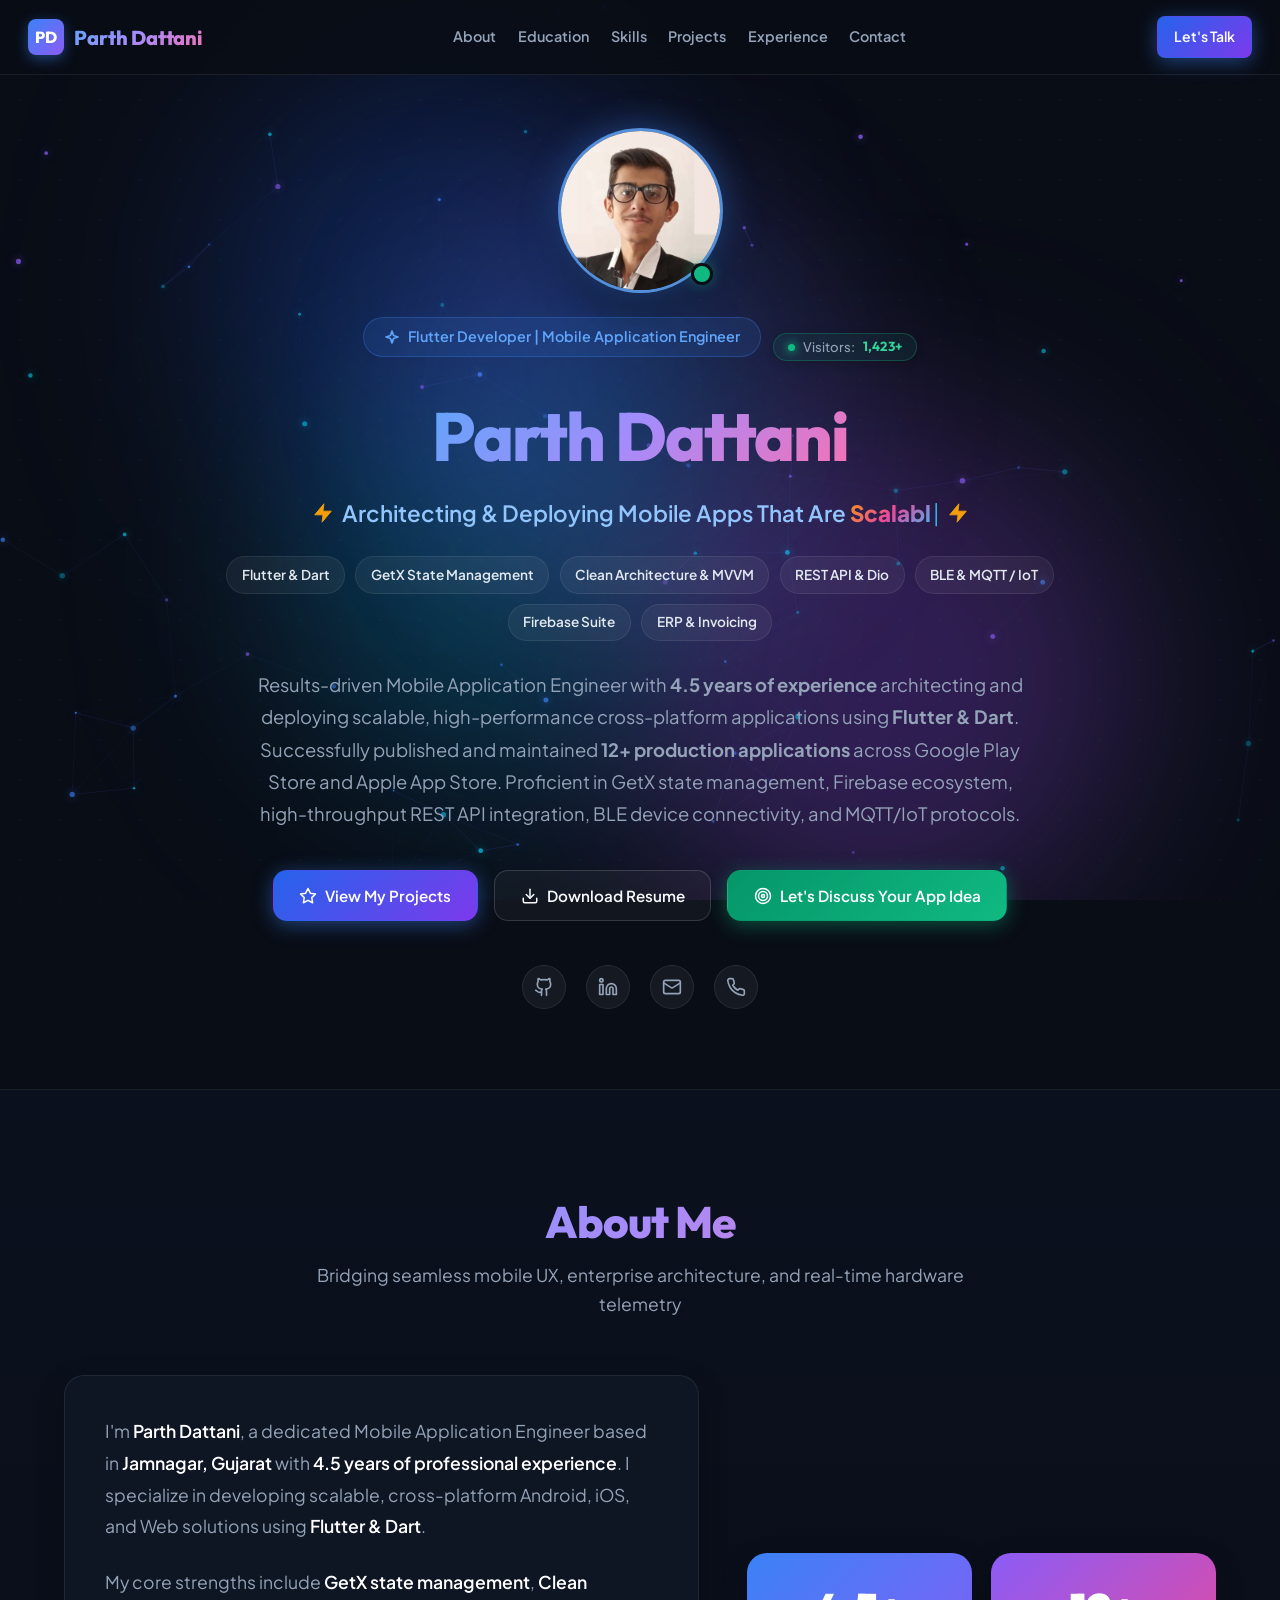
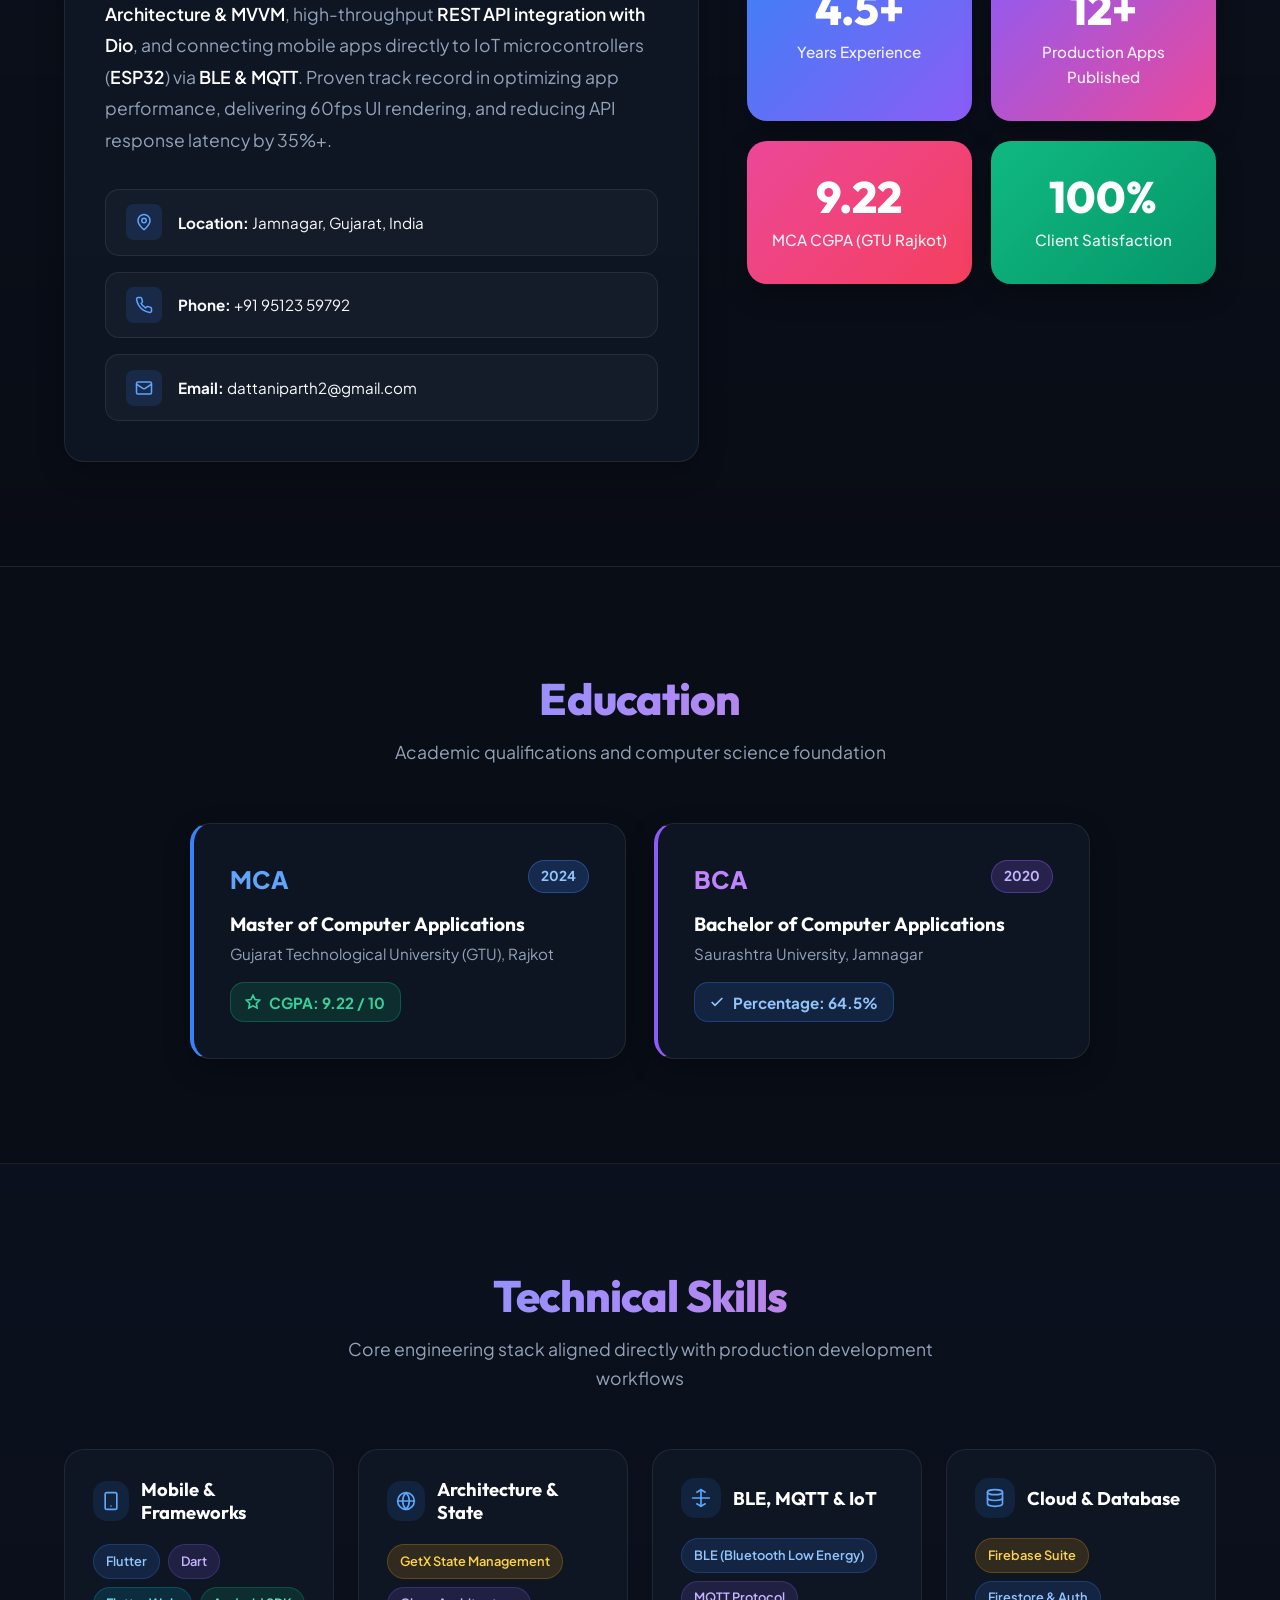
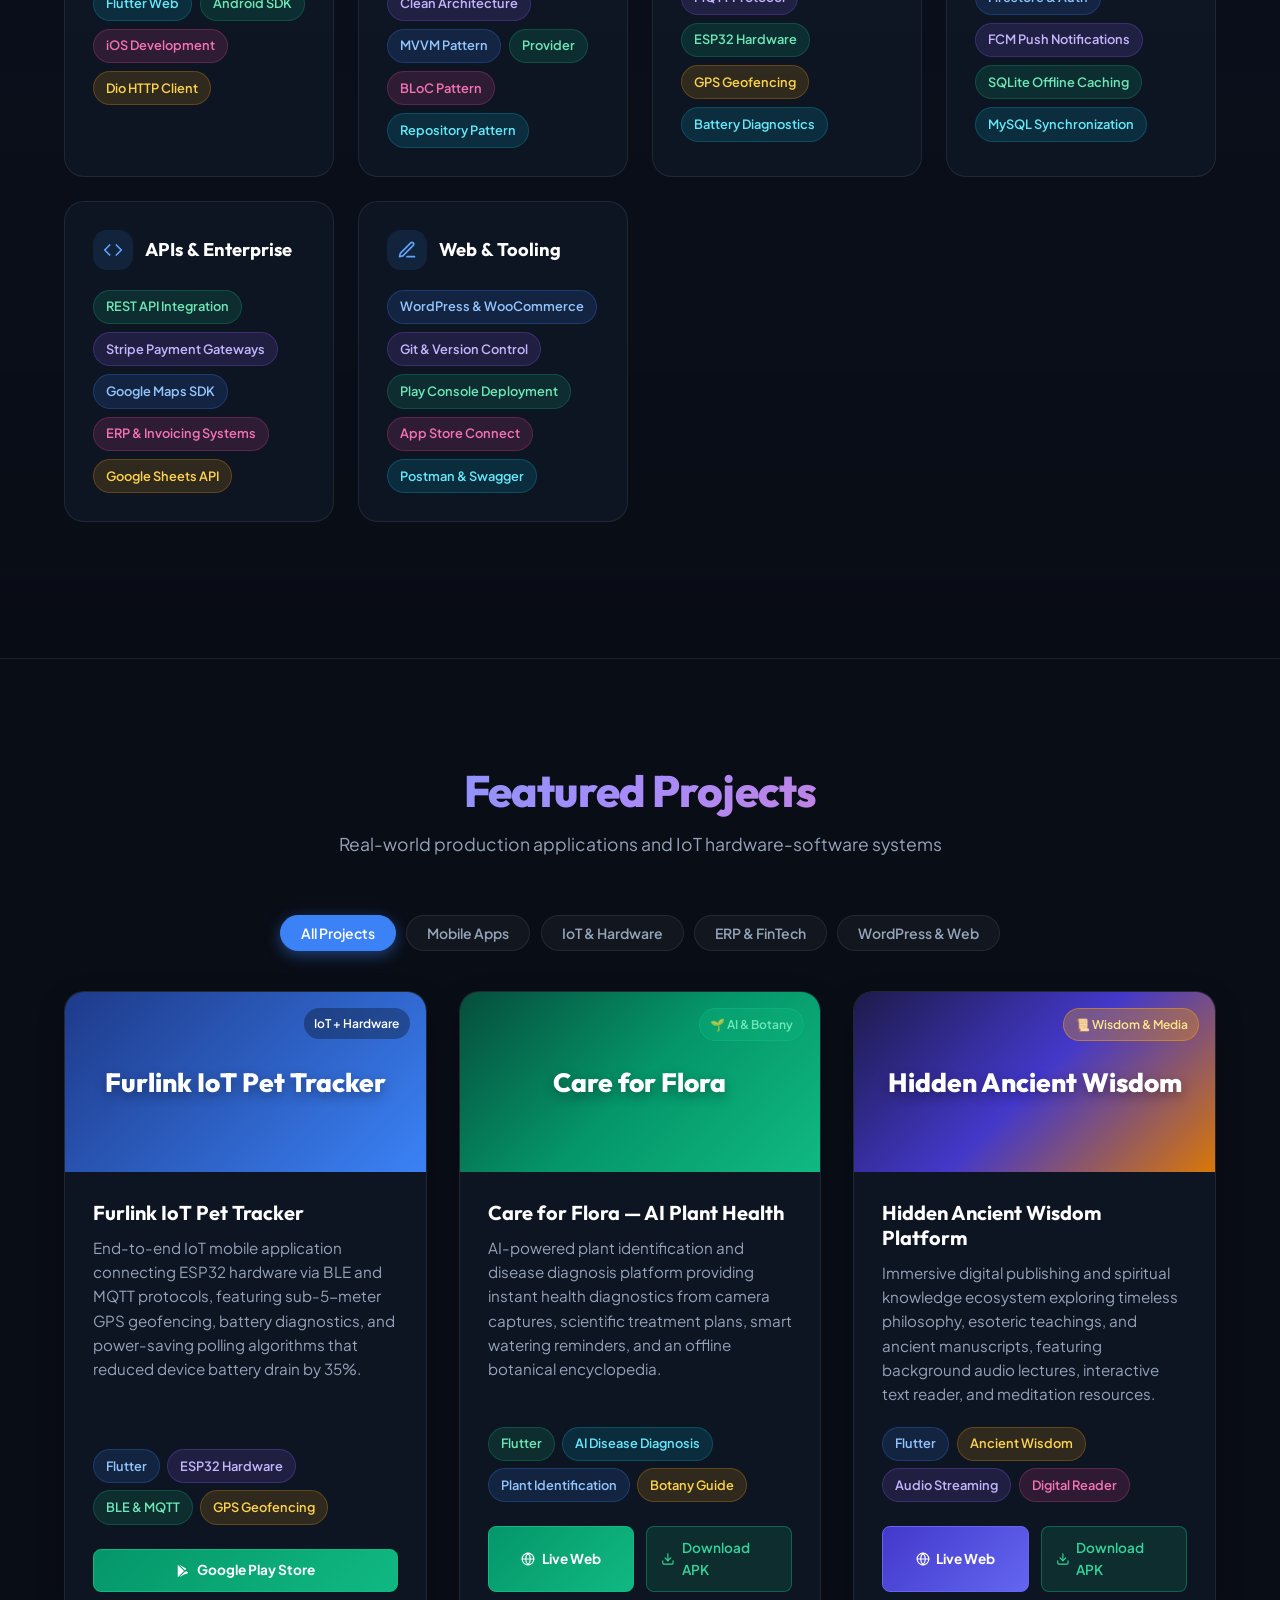
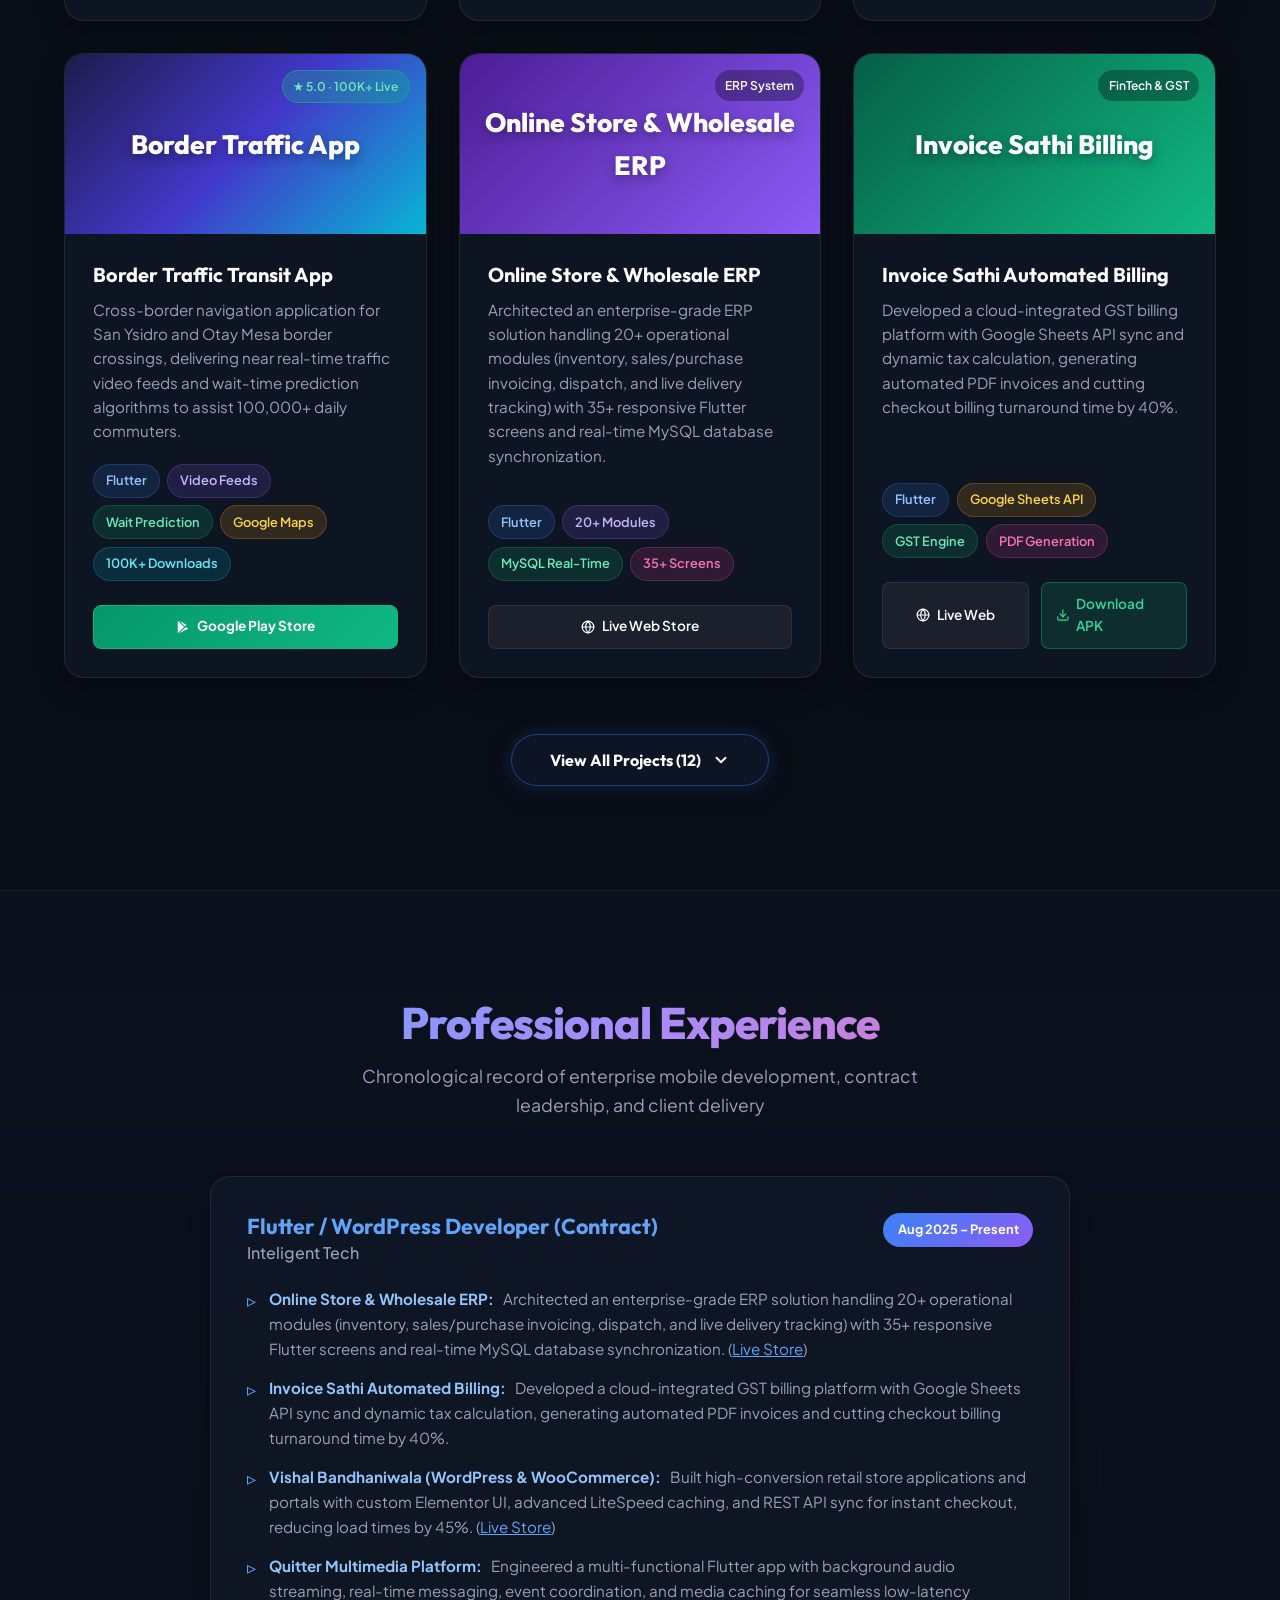
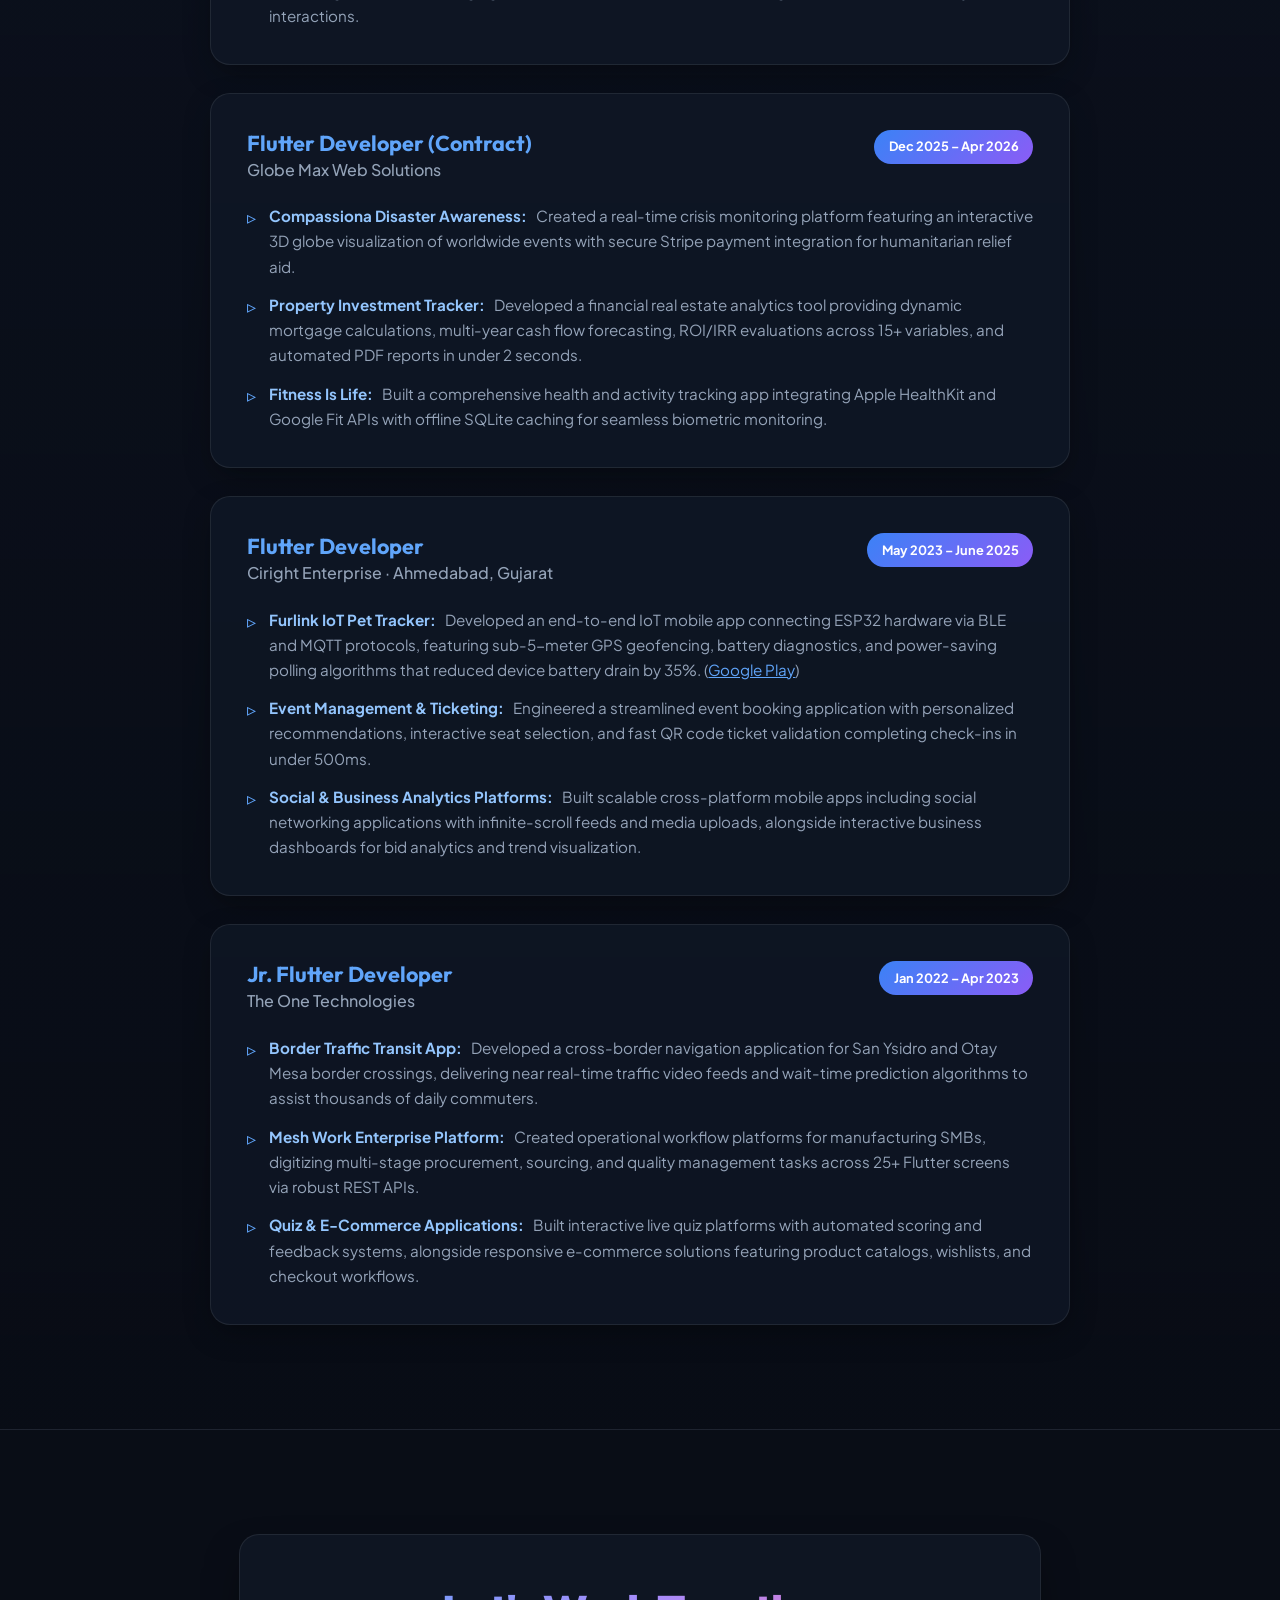
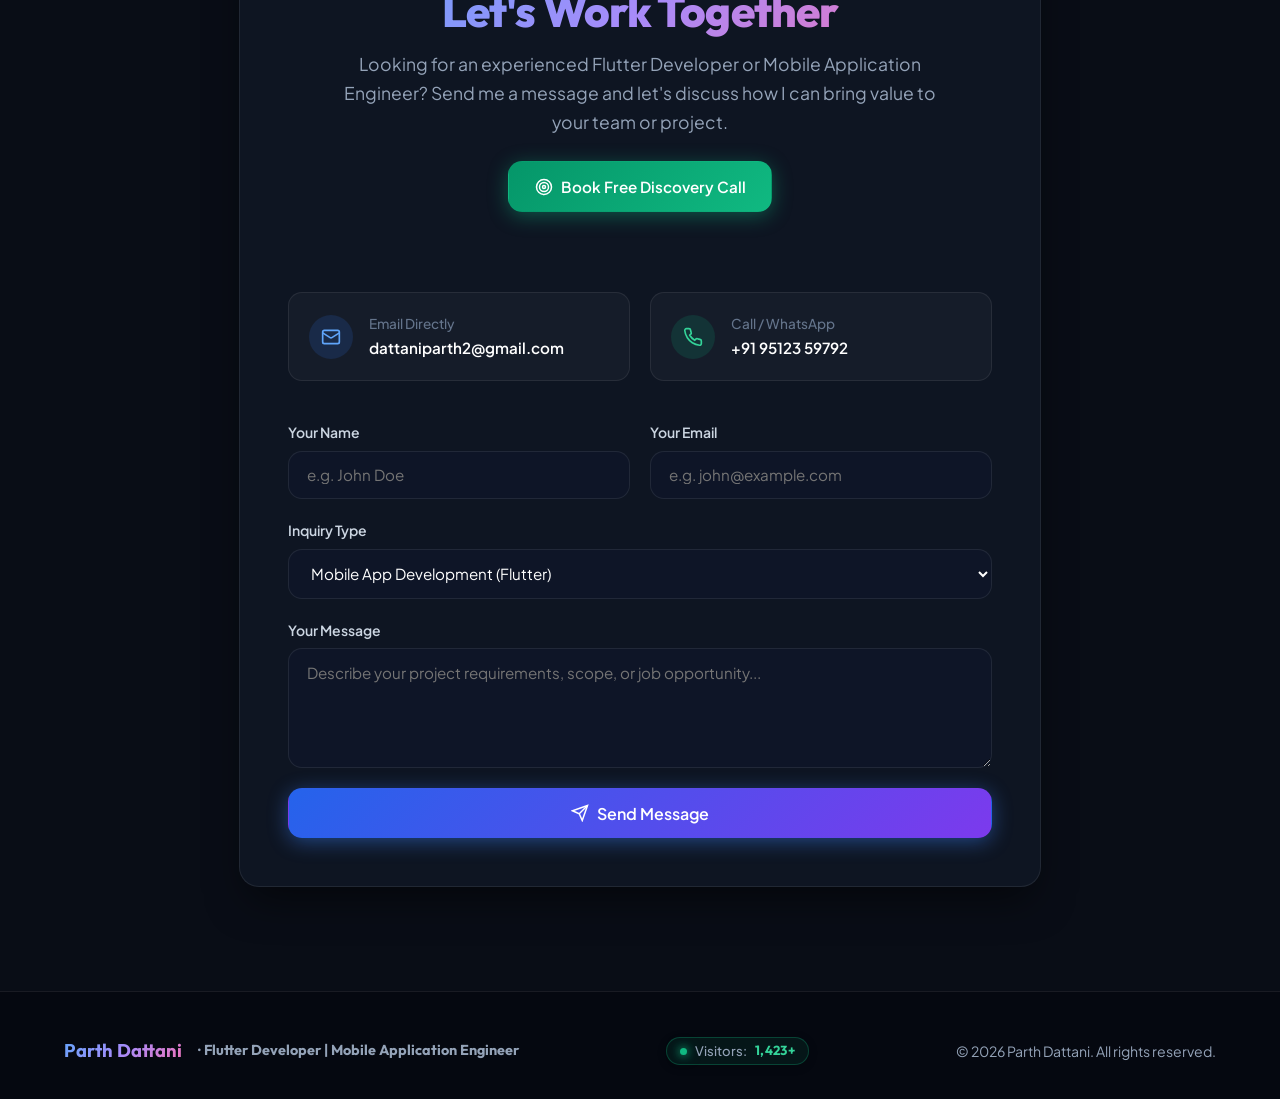
<file: index.html>
<!DOCTYPE html>
<html lang="en">

<head>
  <meta charset="UTF-8">
  <meta name="viewport" content="width=device-width, initial-scale=1.0">
  <title>Parth Dattani | Senior Flutter Developer &amp; Mobile Application Engineer | Jamnagar, India</title>

  <!-- Primary Meta Tags -->
  <meta name="title" content="Parth Dattani | Senior Flutter Developer &amp; Mobile Application Engineer">
  <meta name="description"
    content="Senior Mobile Application Engineer with 4.5+ years experience building 12+ production cross-platform Flutter apps, ESP32 IoT telemetry, BLE GATT, MQTT protocols, and enterprise ERP systems. Based in Jamnagar, Gujarat, India.">
  <meta name="keywords"
    content="Parth Dattani, Flutter Developer, Mobile Application Engineer, Senior Flutter Developer, Flutter Developer Jamnagar, Flutter Developer Gujarat, Dart, GetX State Management, Clean Architecture, BLoC, BLE GATT, MQTT IoT, ESP32 Microcontroller, Android SDK, iOS Swift, Gujarat Technological University, GTU MCA">
  <meta name="author" content="Parth Dattani">
  <meta name="robots" content="index, follow, max-image-preview:large, max-snippet:-1, max-video-preview:-1">
  <meta name="theme-color" content="#090d16">
  <meta name="google-site-verification" content="NCTbNuI5qNuEPKAIJplFB040nCJ8PhMv_U3gflNBRvY" />

  <!-- Canonical URL -->
  <link rel="canonical" href="https://parth-dattani.github.io/portfolio/">

  <!-- Favicon & Icons -->
  <link rel="icon" type="image/jpeg" href="images/parth-dattani.jpg">
  <link rel="apple-touch-icon" href="images/parth-dattani.jpg">

  <!-- Open Graph / Facebook -->
  <meta property="og:type" content="profile">
  <meta property="og:locale" content="en_US">
  <meta property="og:site_name" content="Parth Dattani Portfolio">
  <meta property="og:url" content="https://parth-dattani.github.io/portfolio/">
  <meta property="og:title" content="Parth Dattani | Senior Flutter Developer &amp; Mobile Application Engineer">
  <meta property="og:description"
    content="4.5+ Years Experience · 12+ Published Apps · 60fps Flutter, BLE &amp; IoT Systems. Delivering enterprise mobile solutions worldwide.">
  <meta property="og:image" content="https://parth-dattani.github.io/portfolio/images/parth-dattani.jpg">
  <meta property="og:image:width" content="800">
  <meta property="og:image:height" content="800">
  <meta property="og:image:alt" content="Parth Dattani - Senior Flutter Developer &amp; Mobile Engineer">

  <!-- Twitter / X Card -->
  <meta name="twitter:card" content="summary_large_image">
  <meta name="twitter:url" content="https://parth-dattani.github.io/portfolio/">
  <meta name="twitter:title" content="Parth Dattani | Senior Flutter Developer &amp; Mobile Engineer">
  <meta name="twitter:description"
    content="Architecting and deploying high-performance 60fps Flutter mobile apps, ESP32 firmware, and enterprise ERP systems.">
  <meta name="twitter:image" content="https://parth-dattani.github.io/portfolio/images/parth-dattani.jpg">

  <!-- Local & Geo Targeting Meta Tags -->
  <meta name="geo.region" content="IN-GJ">
  <meta name="geo.placename" content="Jamnagar">
  <meta name="geo.position" content="22.4707;70.0577">
  <meta name="ICBM" content="22.4707, 70.0577">

  <!-- JSON-LD Structured Data (Schema.org Person Markup) -->
  <script type="application/ld+json">
  {
    "@context": "https://schema.org",
    "@type": "Person",
    "name": "Parth Dattani",
    "url": "https://parth-dattani.github.io/portfolio/",
    "image": "https://parth-dattani.github.io/portfolio/images/parth-dattani.jpg",
    "jobTitle": "Mobile Application Engineer & Senior Flutter Developer",
    "description": "Mobile Application Engineer with 4.5+ years of experience architecting and deploying 12+ production cross-platform applications using Flutter & Dart.",
    "telephone": "+919512359792",
    "email": "dattaniparth2@gmail.com",
    "worksFor": {
      "@type": "Organization",
      "name": "Ciright Enterprise",
      "url": "https://ciright.com/"
    },
    "alumniOf": {
      "@type": "EducationalOrganization",
      "name": "Gujarat Technological University",
      "alternateName": "GTU Rajkot"
    },
    "address": {
      "@type": "PostalAddress",
      "addressLocality": "Jamnagar",
      "addressRegion": "Gujarat",
      "addressCountry": "India"
    },
    "sameAs": [
      "https://github.com/Parth-Dattani",
      "https://www.linkedin.com/in/parth-dattani-1ab69a16a/"
    ],
    "knowsAbout": [
      "Flutter Development",
      "Dart",
      "Mobile Application Engineering",
      "Internet of Things (IoT)",
      "ESP32 Microcontrollers",
      "Bluetooth Low Energy (BLE GATT)",
      "MQTT Cloud Brokers",
      "GetX State Management",
      "Clean Architecture & MVVM",
      "Firebase Suite",
      "REST API & Dio",
      "Enterprise ERP Systems"
    ]
  }
  </script>

  <!-- Google Fonts -->
  <link rel="preconnect" href="https://fonts.googleapis.com">
  <link rel="preconnect" href="https://fonts.gstatic.com" crossorigin>
  <link
    href="https://fonts.googleapis.com/css2?family=Outfit:wght@400;500;600;700;800&family=Plus+Jakarta+Sans:wght@300;400;500;600;700;800&display=swap"
    rel="stylesheet">

  <!-- Main Stylesheet -->
  <link rel="stylesheet" href="styles.css?v=2.2">
</head>

<body>
  <!-- Reading Progress Bar (Creativestuffstudio Style) -->
  <div id="readingProgressBar" class="reading-progress-bar"></div>

  <!-- Dynamic Background Effects -->
  <canvas id="bgCanvas" class="bg-canvas"></canvas>
  <div class="ambient-glow-wrapper">
    <div class="ambient-glow ambient-glow-1"></div>
    <div class="ambient-glow ambient-glow-2"></div>
    <div class="ambient-glow ambient-glow-3"></div>
  </div>
  <div class="cursor-glow" id="cursorGlow"></div>

  <!-- Navigation Bar -->
  <header class="header" id="header">
    <nav class="nav container">
      <a href="#hero" class="logo">
        <span class="logo-badge">PD</span>
        <span class="text-gradient">Parth Dattani</span>
      </a>

      <ul class="nav-links" id="navLinks">
        <li><a href="#about" class="nav-link">About</a></li>
        <li><a href="#education" class="nav-link">Education</a></li>
        <li><a href="#skills" class="nav-link">Skills</a></li>
        <li><a href="#projects" class="nav-link">Projects</a></li>
        <li><a href="#experience" class="nav-link">Experience</a></li>
        <li><a href="#contact" class="nav-link">Contact</a></li>
      </ul>

      <div class="nav-actions">
        <a href="#contact" class="btn btn-primary btn-sm">Let's Talk</a>
        <button class="nav-toggle" id="navToggle" aria-label="Toggle Navigation Menu">
          <span></span><span></span><span></span>
        </button>
      </div>
    </nav>
  </header>

  <main>
    <!-- Hero Section -->
    <section class="hero-section" id="hero">
      <div class="hero-glow-1"></div>

      <div class="container hero-content">
        <!-- Avatar with Status Indicator -->
        <div class="hero-avatar-wrapper anim-zoom-in">
          <div class="hero-avatar">
            <img src="images/parth-dattani.jpg"
              alt="Parth Dattani - Flutter Developer &amp; Mobile Application Engineer" class="hero-avatar-img">
          </div>
          <div class="status-indicator" title="Available for Contract &amp; Full-time Roles"></div>
        </div>

        <div class="hero-badges-group anim-fade-down" data-delay="100">
          <div class="hero-badge-pill">
            <svg xmlns="http://www.w3.org/2000/svg" width="16" height="16" viewBox="0 0 24 24" fill="none"
              stroke="currentColor" stroke-width="2.5" stroke-linecap="round" stroke-linejoin="round">
              <path
                d="m12 3-1.912 5.813a2 2 0 0 1-1.275 1.275L3 12l5.813 1.912a2 2 0 0 1 1.275 1.275L12 21l1.912-5.813a2 2 0 0 1 1.275-1.275L21 12l-5.813-1.912a2 2 0 0 1-1.275-1.275L12 3Z" />
            </svg>
            Flutter Developer | Mobile Application Engineer
          </div>
          <div class="visitor-counter-pill" title="Visitors Counter">
            <span class="visitor-pulse-dot"></span>
            <span class="visitor-label">Visitors:</span>
            <strong class="visitor-number visitor-count-val" id="heroVisitorCount">1,422+</strong>
          </div>
        </div>

        <h1 class="hero-title text-gradient anim-fade-up">
          Parth Dattani
        </h1>

        <!-- Creative Stuff Studio Inspired Animated Typing Headline -->
        <div class="hero-tagline anim-fade-up" data-delay="150">
          <svg xmlns="http://www.w3.org/2000/svg" width="22" height="22" viewBox="0 0 24 24" fill="#f59e0b"
            stroke="#f59e0b" stroke-width="1">
            <polygon points="13 2 3 14 12 14 11 22 21 10 12 10 13 2"></polygon>
          </svg>
          <span>Architecting &amp; Deploying Mobile Apps That Are <span class="typing-wrapper"><span class="typing-word"
                data-words='["Scalable", "High-Performance", "60 FPS Smooth", "Pixel-Perfect", "Production-Ready"]'>Scalable</span><span
                class="typing-cursor">|</span></span></span>
          <svg xmlns="http://www.w3.org/2000/svg" width="22" height="22" viewBox="0 0 24 24" fill="#f59e0b"
            stroke="#f59e0b" stroke-width="1">
            <polygon points="13 2 3 14 12 14 11 22 21 10 12 10 13 2"></polygon>
          </svg>
        </div>

        <div class="hero-skills-row">
          <span class="skill-tag">Flutter &amp; Dart</span>
          <span class="skill-tag">GetX State Management</span>
          <span class="skill-tag">Clean Architecture &amp; MVVM</span>
          <span class="skill-tag">REST API &amp; Dio</span>
          <span class="skill-tag">BLE &amp; MQTT / IoT</span>
          <span class="skill-tag">Firebase Suite</span>
          <span class="skill-tag">ERP &amp; Invoicing</span>
        </div>

        <p class="hero-desc">
          Results-driven Mobile Application Engineer with <strong>4.5 years of experience</strong> architecting and
          deploying scalable, high-performance cross-platform applications using <strong>Flutter &amp; Dart</strong>.
          Successfully published and maintained <strong>12+ production applications</strong> across Google Play Store
          and Apple App Store. Proficient in GetX state management, Firebase ecosystem, high-throughput REST API
          integration, BLE device connectivity, and MQTT/IoT protocols.
        </p>

        <div class="hero-buttons">
          <a href="#projects" class="btn btn-primary">
            <svg xmlns="http://www.w3.org/2000/svg" width="18" height="18" viewBox="0 0 24 24" fill="none"
              stroke="currentColor" stroke-width="2" stroke-linecap="round" stroke-linejoin="round">
              <polygon
                points="12 2 15.09 8.26 22 9.27 17 14.14 18.18 21.02 12 17.77 5.82 21.02 7 14.14 2 9.27 8.91 8.26 12 2">
              </polygon>
            </svg>
            View My Projects
          </a>
          <a href="https://drive.google.com/file/d/1WzyoeDDawLvLskoEjIEJ572R3XtesWFU/view?usp=sharing" target="_blank"
            rel="noopener noreferrer" class="btn btn-outline" id="resumeBtn">
            <svg xmlns="http://www.w3.org/2000/svg" width="18" height="18" viewBox="0 0 24 24" fill="none"
              stroke="currentColor" stroke-width="2" stroke-linecap="round" stroke-linejoin="round">
              <path d="M21 15v4a2 2 0 0 1-2 2H5a2 2 0 0 1-2-2v-4"></path>
              <polyline points="7 10 12 15 17 10"></polyline>
              <line x1="12" x2="12" y1="15" y2="3"></line>
            </svg>
            Download Resume
          </a>
          <a href="#contact" class="btn btn-success" id="openDiscoveryBtn">
            <svg xmlns="http://www.w3.org/2000/svg" width="18" height="18" viewBox="0 0 24 24" fill="none"
              stroke="currentColor" stroke-width="2" stroke-linecap="round" stroke-linejoin="round">
              <circle cx="12" cy="12" r="10"></circle>
              <circle cx="12" cy="12" r="6"></circle>
              <circle cx="12" cy="12" r="2"></circle>
            </svg>
            Let's Discuss Your App Idea
          </a>
        </div>

        <div class="hero-socials">
          <a href="https://github.com/Parth-Dattani" target="_blank" rel="noopener noreferrer" class="social-icon-btn"
            aria-label="GitHub">
            <svg xmlns="http://www.w3.org/2000/svg" width="20" height="20" viewBox="0 0 24 24" fill="none"
              stroke="currentColor" stroke-width="2" stroke-linecap="round" stroke-linejoin="round">
              <path
                d="M15 22v-4a4.8 4.8 0 0 0-1-3.5c3 0 6-2 6-5.5.08-1.25-.27-2.48-1-3.5.28-1.15.28-2.35 0-3.5 0 0-1 0-3 1.5-2.64-.5-5.36-.5-8 0C6 2 5 2 5 2c-.3 1.15-.3 2.35 0 3.5A5.403 5.403 0 0 0 4 9c0 3.5 3 5.5 6 5.5-.39.49-.68 1.05-.85 1.65-.17.6-.22 1.23-.15 1.85v4">
              </path>
              <path d="M9 18c-4.51 2-5-2-7-2"></path>
            </svg>
          </a>
          <a href="https://www.linkedin.com/in/parth-dattani-1ab69a16a/" target="_blank" rel="noopener noreferrer"
            class="social-icon-btn" aria-label="LinkedIn">
            <svg xmlns="http://www.w3.org/2000/svg" width="20" height="20" viewBox="0 0 24 24" fill="none"
              stroke="currentColor" stroke-width="2" stroke-linecap="round" stroke-linejoin="round">
              <path d="M16 8a6 6 0 0 1 6 6v7h-4v-7a2 2 0 0 0-2-2 2 2 0 0 0-2 2v7h-4v-7a6 6 0 0 1 6-6z"></path>
              <rect width="4" height="12" x="2" y="9"></rect>
              <circle cx="4" cy="4" r="2"></circle>
            </svg>
          </a>
          <a href="mailto:dattaniparth2@gmail.com" class="social-icon-btn" aria-label="Email">
            <svg xmlns="http://www.w3.org/2000/svg" width="20" height="20" viewBox="0 0 24 24" fill="none"
              stroke="currentColor" stroke-width="2" stroke-linecap="round" stroke-linejoin="round">
              <rect width="20" height="16" x="2" y="4" rx="2"></rect>
              <path d="m22 7-8.97 5.7a1.94 1.94 0 0 1-2.06 0L2 7"></path>
            </svg>
          </a>
          <a href="tel:+919512359792" class="social-icon-btn" aria-label="Phone">
            <svg xmlns="http://www.w3.org/2000/svg" width="20" height="20" viewBox="0 0 24 24" fill="none"
              stroke="currentColor" stroke-width="2" stroke-linecap="round" stroke-linejoin="round">
              <path
                d="M22 16.92v3a2 2 0 0 1-2.18 2 19.79 19.79 0 0 1-8.63-3.07 19.5 19.5 0 0 1-6-6 19.79 19.79 0 0 1-3.07-8.67A2 2 0 0 1 4.11 2h3a2 2 0 0 1 2 1.72 12.84 12.84 0 0 0 .7 2.81 2 2 0 0 1-.45 2.11L8.09 9.91a16 16 0 0 0 6 6l1.27-1.27a2 2 0 0 1 2.11-.45 12.84 12.84 0 0 0 2.81.7A2 2 0 0 1 22 16.92z">
              </path>
            </svg>
          </a>
        </div>
      </div>
    </section>

    <!-- About Me Section -->
    <section class="section section-alt" id="about">
      <div class="container">
        <div class="section-header anim-fade-up">
          <h2 class="section-title text-gradient">About Me</h2>
          <p class="section-subtitle">Bridging seamless mobile UX, enterprise architecture, and real-time hardware
            telemetry</p>
        </div>

        <div class="about-grid">
          <div class="about-bio-card glass-panel">
            <p class="about-text">
              I'm <strong>Parth Dattani</strong>, a dedicated Mobile Application Engineer based in <strong>Jamnagar,
                Gujarat</strong> with <strong>4.5 years of professional experience</strong>. I specialize in developing
              scalable, cross-platform Android, iOS, and Web solutions using <strong>Flutter &amp; Dart</strong>.
            </p>
            <p class="about-text">
              My core strengths include <strong>GetX state management</strong>, <strong>Clean Architecture &amp;
                MVVM</strong>, high-throughput <strong>REST API integration with Dio</strong>, and connecting mobile
              apps directly to IoT microcontrollers (<strong>ESP32</strong>) via <strong>BLE &amp; MQTT</strong>. Proven
              track record in optimizing app performance, delivering 60fps UI rendering, and reducing API response
              latency by 35%+.
            </p>

            <div class="about-info-list">
              <div class="about-info-item">
                <div class="about-info-icon">
                  <svg xmlns="http://www.w3.org/2000/svg" width="18" height="18" viewBox="0 0 24 24" fill="none"
                    stroke="currentColor" stroke-width="2" stroke-linecap="round" stroke-linejoin="round">
                    <path
                      d="M20 10c0 4.993-5.539 10.193-7.399 11.799a1 1 0 0 1-1.202 0C9.539 20.193 4 14.993 4 10a8 8 0 0 1 16 0">
                    </path>
                    <circle cx="12" cy="10" r="3"></circle>
                  </svg>
                </div>
                <span><strong>Location:</strong> Jamnagar, Gujarat, India</span>
              </div>
              <div class="about-info-item">
                <div class="about-info-icon">
                  <svg xmlns="http://www.w3.org/2000/svg" width="18" height="18" viewBox="0 0 24 24" fill="none"
                    stroke="currentColor" stroke-width="2" stroke-linecap="round" stroke-linejoin="round">
                    <path
                      d="M22 16.92v3a2 2 0 0 1-2.18 2 19.79 19.79 0 0 1-8.63-3.07 19.5 19.5 0 0 1-6-6 19.79 19.79 0 0 1-3.07-8.67A2 2 0 0 1 4.11 2h3a2 2 0 0 1 2 1.72 12.84 12.84 0 0 0 .7 2.81 2 2 0 0 1-.45 2.11L8.09 9.91a16 16 0 0 0 6 6l1.27-1.27a2 2 0 0 1 2.11-.45 12.84 12.84 0 0 0 2.81.7A2 2 0 0 1 22 16.92z">
                    </path>
                  </svg>
                </div>
                <span><strong>Phone:</strong> +91 95123 59792</span>
              </div>
              <div class="about-info-item">
                <div class="about-info-icon">
                  <svg xmlns="http://www.w3.org/2000/svg" width="18" height="18" viewBox="0 0 24 24" fill="none"
                    stroke="currentColor" stroke-width="2" stroke-linecap="round" stroke-linejoin="round">
                    <rect width="20" height="16" x="2" y="4" rx="2"></rect>
                    <path d="m22 7-8.97 5.7a1.94 1.94 0 0 1-2.06 0L2 7"></path>
                  </svg>
                </div>
                <span><strong>Email:</strong> dattaniparth2@gmail.com</span>
              </div>
            </div>
          </div>

          <!-- 4 Gradient Stat Cards with Animated Counter Roll -->
          <div class="stats-grid">
            <div class="stat-card stat-card-1 anim-zoom-in" data-delay="100">
              <div class="stat-number" data-counter-end="4.5" data-counter-decimals="1" data-counter-suffix="+">4.5+
              </div>
              <div class="stat-label">Years Experience</div>
            </div>
            <div class="stat-card stat-card-2 anim-zoom-in" data-delay="200">
              <div class="stat-number" data-counter-end="12" data-counter-decimals="0" data-counter-suffix="+">12+</div>
              <div class="stat-label">Production Apps Published</div>
            </div>
            <div class="stat-card stat-card-3 anim-zoom-in" data-delay="300">
              <div class="stat-number" data-counter-end="9.22" data-counter-decimals="2">9.22</div>
              <div class="stat-label">MCA CGPA (GTU Rajkot)</div>
            </div>
            <div class="stat-card stat-card-4 anim-zoom-in" data-delay="400">
              <div class="stat-number" data-counter-end="100" data-counter-decimals="0" data-counter-suffix="%">100%
              </div>
              <div class="stat-label">Client Satisfaction</div>
            </div>
          </div>
        </div>
      </div>
    </section>

    <!-- Education Section -->
    <section class="section" id="education">
      <div class="container">
        <div class="section-header anim-fade-up">
          <h2 class="section-title text-gradient">Education</h2>
          <p class="section-subtitle">Academic qualifications and computer science foundation</p>
        </div>

        <div
          style="display: grid; grid-template-columns: repeat(auto-fit, minmax(320px, 1fr)); gap: 1.75rem; max-width: 900px; margin: 0 auto;">
          <!-- MCA -->
          <div class="glass-panel" style="padding: 2.25rem; border-left: 4px solid var(--primary); position: relative;">
            <div
              style="display: flex; justify-content: space-between; align-items: flex-start; margin-bottom: 0.75rem;">
              <span style="font-size: 1.5rem; font-weight: 800; color: #60a5fa;">MCA</span>
              <span
                style="background: rgba(59, 130, 246, 0.2); border: 1px solid rgba(59, 130, 246, 0.4); color: #93c5fd; padding: 0.25rem 0.75rem; border-radius: var(--radius-full); font-size: 0.85rem; font-weight: 700;">2024</span>
            </div>
            <h3 style="font-size: 1.2rem; font-weight: 700; color: #ffffff; margin-bottom: 0.35rem;">Master of Computer
              Applications</h3>
            <p style="color: var(--text-muted); font-size: 0.95rem; margin-bottom: 1rem;">Gujarat Technological
              University (GTU), Rajkot</p>
            <div
              style="display: inline-flex; align-items: center; gap: 0.5rem; background: rgba(16, 185, 129, 0.15); border: 1px solid rgba(16, 185, 129, 0.3); padding: 0.4rem 0.9rem; border-radius: var(--radius-md); color: #34d399; font-weight: 700; font-size: 0.95rem;">
              <svg xmlns="http://www.w3.org/2000/svg" width="16" height="16" viewBox="0 0 24 24" fill="none"
                stroke="currentColor" stroke-width="2.5">
                <polygon
                  points="12 2 15.09 8.26 22 9.27 17 14.14 18.18 21.02 12 17.77 5.82 21.02 7 14.14 2 9.27 8.91 8.26 12 2">
                </polygon>
              </svg>
              CGPA: 9.22 / 10
            </div>
          </div>

          <!-- BCA -->
          <div class="glass-panel"
            style="padding: 2.25rem; border-left: 4px solid var(--secondary); position: relative;">
            <div
              style="display: flex; justify-content: space-between; align-items: flex-start; margin-bottom: 0.75rem;">
              <span style="font-size: 1.5rem; font-weight: 800; color: #c084fc;">BCA</span>
              <span
                style="background: rgba(139, 92, 246, 0.2); border: 1px solid rgba(139, 92, 246, 0.4); color: #c4b5fd; padding: 0.25rem 0.75rem; border-radius: var(--radius-full); font-size: 0.85rem; font-weight: 700;">2020</span>
            </div>
            <h3 style="font-size: 1.2rem; font-weight: 700; color: #ffffff; margin-bottom: 0.35rem;">Bachelor of
              Computer Applications</h3>
            <p style="color: var(--text-muted); font-size: 0.95rem; margin-bottom: 1rem;">Saurashtra University,
              Jamnagar</p>
            <div
              style="display: inline-flex; align-items: center; gap: 0.5rem; background: rgba(59, 130, 246, 0.15); border: 1px solid rgba(59, 130, 246, 0.3); padding: 0.4rem 0.9rem; border-radius: var(--radius-md); color: #93c5fd; font-weight: 700; font-size: 0.95rem;">
              <svg xmlns="http://www.w3.org/2000/svg" width="16" height="16" viewBox="0 0 24 24" fill="none"
                stroke="currentColor" stroke-width="2.5">
                <polyline points="20 6 9 17 4 12"></polyline>
              </svg>
              Percentage: 64.5%
            </div>
          </div>
        </div>
      </div>
    </section>

    <!-- Technical Skills Section -->
    <section class="section section-alt" id="skills">
      <div class="container">
        <div class="section-header anim-fade-up">
          <h2 class="section-title text-gradient">Technical Skills</h2>
          <p class="section-subtitle">Core engineering stack aligned directly with production development workflows</p>
        </div>

        <div class="skills-grid-main">
          <!-- Mobile & Languages -->
          <div class="skill-category-card">
            <div class="category-header">
              <div class="category-icon-box">
                <svg xmlns="http://www.w3.org/2000/svg" width="20" height="20" viewBox="0 0 24 24" fill="none"
                  stroke="currentColor" stroke-width="2" stroke-linecap="round" stroke-linejoin="round">
                  <rect width="14" height="20" x="5" y="2" rx="2" ry="2"></rect>
                  <path d="M12 18h.01"></path>
                </svg>
              </div>
              <h3 class="category-title">Mobile &amp; Frameworks</h3>
            </div>
            <div class="skill-badges-wrap">
              <span class="skill-badge badge-blue">Flutter</span>
              <span class="skill-badge badge-purple">Dart</span>
              <span class="skill-badge badge-cyan">Flutter Web</span>
              <span class="skill-badge badge-green">Android SDK</span>
              <span class="skill-badge badge-pink">iOS Development</span>
              <span class="skill-badge badge-amber">Dio HTTP Client</span>
            </div>
          </div>

          <!-- Architecture & State -->
          <div class="skill-category-card">
            <div class="category-header">
              <div class="category-icon-box">
                <svg xmlns="http://www.w3.org/2000/svg" width="20" height="20" viewBox="0 0 24 24" fill="none"
                  stroke="currentColor" stroke-width="2" stroke-linecap="round" stroke-linejoin="round">
                  <circle cx="12" cy="12" r="10"></circle>
                  <path d="M12 2a14.5 14.5 0 0 0 0 20 14.5 14.5 0 0 0 0-20"></path>
                  <path d="M2 12h20"></path>
                </svg>
              </div>
              <h3 class="category-title">Architecture &amp; State</h3>
            </div>
            <div class="skill-badges-wrap">
              <span class="skill-badge badge-amber">GetX State Management</span>
              <span class="skill-badge badge-purple">Clean Architecture</span>
              <span class="skill-badge badge-blue">MVVM Pattern</span>
              <span class="skill-badge badge-green">Provider</span>
              <span class="skill-badge badge-pink">BLoC Pattern</span>
              <span class="skill-badge badge-cyan">Repository Pattern</span>
            </div>
          </div>

          <!-- IoT, Hardware & Protocols -->
          <div class="skill-category-card">
            <div class="category-header">
              <div class="category-icon-box">
                <svg xmlns="http://www.w3.org/2000/svg" width="20" height="20" viewBox="0 0 24 24" fill="none"
                  stroke="currentColor" stroke-width="2" stroke-linecap="round" stroke-linejoin="round">
                  <path d="M12 2v20"></path>
                  <path d="m17 5-5-3-5 3"></path>
                  <path d="m17 19-5 3-5-3"></path>
                  <path d="M2 12h20"></path>
                </svg>
              </div>
              <h3 class="category-title">BLE, MQTT &amp; IoT</h3>
            </div>
            <div class="skill-badges-wrap">
              <span class="skill-badge badge-blue">BLE (Bluetooth Low Energy)</span>
              <span class="skill-badge badge-purple">MQTT Protocol</span>
              <span class="skill-badge badge-green">ESP32 Hardware</span>
              <span class="skill-badge badge-amber">GPS Geofencing</span>
              <span class="skill-badge badge-cyan">Battery Diagnostics</span>
            </div>
          </div>

          <!-- Cloud & Databases -->
          <div class="skill-category-card">
            <div class="category-header">
              <div class="category-icon-box">
                <svg xmlns="http://www.w3.org/2000/svg" width="20" height="20" viewBox="0 0 24 24" fill="none"
                  stroke="currentColor" stroke-width="2" stroke-linecap="round" stroke-linejoin="round">
                  <ellipse cx="12" cy="5" rx="9" ry="3"></ellipse>
                  <path d="M3 5V19A9 3 0 0 0 21 19V5"></path>
                  <path d="M3 12A9 3 0 0 0 21 12"></path>
                </svg>
              </div>
              <h3 class="category-title">Cloud &amp; Database</h3>
            </div>
            <div class="skill-badges-wrap">
              <span class="skill-badge badge-amber">Firebase Suite</span>
              <span class="skill-badge badge-blue">Firestore &amp; Auth</span>
              <span class="skill-badge badge-purple">FCM Push Notifications</span>
              <span class="skill-badge badge-green">SQLite Offline Caching</span>
              <span class="skill-badge badge-cyan">MySQL Synchronization</span>
            </div>
          </div>

          <!-- Enterprise & APIs -->
          <div class="skill-category-card">
            <div class="category-header">
              <div class="category-icon-box">
                <svg xmlns="http://www.w3.org/2000/svg" width="20" height="20" viewBox="0 0 24 24" fill="none"
                  stroke="currentColor" stroke-width="2" stroke-linecap="round" stroke-linejoin="round">
                  <polyline points="16 18 22 12 16 6"></polyline>
                  <polyline points="8 6 2 12 8 18"></polyline>
                </svg>
              </div>
              <h3 class="category-title">APIs &amp; Enterprise</h3>
            </div>
            <div class="skill-badges-wrap">
              <span class="skill-badge badge-green">REST API Integration</span>
              <span class="skill-badge badge-purple">Stripe Payment Gateways</span>
              <span class="skill-badge badge-blue">Google Maps SDK</span>
              <span class="skill-badge badge-pink">ERP &amp; Invoicing Systems</span>
              <span class="skill-badge badge-amber">Google Sheets API</span>
            </div>
          </div>

          <!-- Web & Tools -->
          <div class="skill-category-card">
            <div class="category-header">
              <div class="category-icon-box">
                <svg xmlns="http://www.w3.org/2000/svg" width="20" height="20" viewBox="0 0 24 24" fill="none"
                  stroke="currentColor" stroke-width="2" stroke-linecap="round" stroke-linejoin="round">
                  <path d="M12 20h9"></path>
                  <path d="M16.5 3.5a2.12 2.12 0 0 1 3 3L7 19l-4 1 1-4Z"></path>
                </svg>
              </div>
              <h3 class="category-title">Web &amp; Tooling</h3>
            </div>
            <div class="skill-badges-wrap">
              <span class="skill-badge badge-blue">WordPress &amp; WooCommerce</span>
              <span class="skill-badge badge-purple">Git &amp; Version Control</span>
              <span class="skill-badge badge-green">Play Console Deployment</span>
              <span class="skill-badge badge-pink">App Store Connect</span>
              <span class="skill-badge badge-cyan">Postman &amp; Swagger</span>
            </div>
          </div>
        </div>
      </div>
    </section>

    <!-- Featured Projects Section -->
    <section class="section" id="projects">
      <div class="container">
        <div class="section-header anim-fade-up">
          <h2 class="section-title text-gradient">Featured Projects</h2>
          <p class="section-subtitle">Real-world production applications and IoT hardware-software systems</p>
        </div>

        <!-- Filter Bar -->
        <div class="projects-filter-bar">
          <button class="filter-btn active" data-filter="all">All Projects</button>
          <button class="filter-btn" data-filter="mobile">Mobile Apps</button>
          <button class="filter-btn" data-filter="iot">IoT &amp; Hardware</button>
          <button class="filter-btn" data-filter="enterprise">ERP &amp; FinTech</button>
          <button class="filter-btn" data-filter="web">WordPress &amp; Web</button>
        </div>

        <div class="projects-grid">
          <!-- Project 1: Furlink IoT Pet Tracker -->
          <div class="project-card" data-category="iot mobile">
            <div class="project-thumb project-thumb-1">
              <div class="project-thumb-badge">IoT + Hardware</div>
              <div class="project-thumb-title">Furlink IoT Pet Tracker</div>
            </div>
            <div class="project-body">
              <h3 class="project-name">Furlink IoT Pet Tracker</h3>
              <p class="project-summary">
                End-to-end IoT mobile application connecting ESP32 hardware via BLE and MQTT protocols, featuring
                sub-5-meter GPS geofencing, battery diagnostics, and power-saving polling algorithms that reduced device
                battery drain by 35%.
              </p>
              <div class="project-tags">
                <span class="skill-badge badge-blue">Flutter</span>
                <span class="skill-badge badge-purple">ESP32 Hardware</span>
                <span class="skill-badge badge-green">BLE &amp; MQTT</span>
                <span class="skill-badge badge-amber">GPS Geofencing</span>
              </div>
              <div class="project-links">
                <a href="https://play.google.com/store/apps/details?id=com.ambimat.furlink&pcampaignid=web_share"
                  target="_blank" rel="noopener noreferrer" class="project-btn"
                  style="background: linear-gradient(135deg, #059669 0%, #10b981 100%); border-color: #10b981; color: #ffffff; font-weight: 700;">
                  <svg xmlns="http://www.w3.org/2000/svg" width="14" height="14" viewBox="0 0 24 24"
                    fill="currentColor">
                    <path
                      d="M3.609 1.814L13.792 12 3.61 22.186a1.996 1.996 0 0 1-.61-.914V2.728c.15-.36.368-.679.609-.914zm11.606 11.61l2.585 2.586-12.01 6.863 9.425-9.449zm0-2.848L5.79 1.127l12.01 6.863-2.585 2.586zm1.423 1.424l3.176 1.815c.983.562.983 1.48 0 2.042l-3.176 1.815-2.162-2.162 2.162-2.11z" />
                  </svg>
                  Google Play Store
                </a>
              </div>
            </div>
          </div>

          <!-- Project 2: Care for Flora -->
          <div class="project-card" data-category="mobile web">
            <div class="project-thumb"
              style="background: linear-gradient(135deg, #064e3b 0%, #059669 50%, #10b981 100%);">
              <div class="project-thumb-badge"
                style="background: rgba(16, 185, 129, 0.3); border: 1px solid rgba(16, 185, 129, 0.5); color: #6ee7b7;">
                🌱 AI &amp; Botany</div>
              <div class="project-thumb-title">Care for Flora</div>
            </div>
            <div class="project-body">
              <h3 class="project-name">Care for Flora — AI Plant Health</h3>
              <p class="project-summary">
                AI-powered plant identification and disease diagnosis platform providing instant health diagnostics from
                camera captures, scientific treatment plans, smart watering reminders, and an offline botanical
                encyclopedia.
              </p>
              <div class="project-tags">
                <span class="skill-badge badge-green">Flutter</span>
                <span class="skill-badge badge-cyan">AI Disease Diagnosis</span>
                <span class="skill-badge badge-blue">Plant Identification</span>
                <span class="skill-badge badge-amber">Botany Guide</span>
              </div>
              <div class="project-links">
                <a href="https://careforflora.com/" target="_blank" rel="noopener noreferrer" class="project-btn"
                  style="background: linear-gradient(135deg, #059669 0%, #10b981 100%); border-color: #10b981; color: #ffffff; font-weight: 700;">
                  <svg xmlns="http://www.w3.org/2000/svg" width="14" height="14" viewBox="0 0 24 24" fill="none"
                    stroke="currentColor" stroke-width="2" stroke-linecap="round" stroke-linejoin="round">
                    <circle cx="12" cy="12" r="10" />
                    <line x1="2" x2="22" y1="12" y2="12" />
                    <path
                      d="M12 2a15.3 15.3 0 0 1 4 10 15.3 15.3 0 0 1-4 10 15.3 15.3 0 0 1-4-10 15.3 15.3 0 0 1 4-10z" />
                  </svg>
                  Live Web
                </a>
                <a href="https://drive.google.com/file/d/1A0uoFakZh_OPoKllhikTiQQlAVI_niSx/view?usp=drive_link"
                  target="_blank" rel="noopener noreferrer" class="project-btn"
                  style="background: rgba(16, 185, 129, 0.15); border-color: rgba(16, 185, 129, 0.4); color: #34d399;">
                  <svg xmlns="http://www.w3.org/2000/svg" width="14" height="14" viewBox="0 0 24 24" fill="none"
                    stroke="currentColor" stroke-width="2" stroke-linecap="round" stroke-linejoin="round">
                    <path d="M21 15v4a2 2 0 0 1-2 2H5a2 2 0 0 1-2-2v-4" />
                    <polyline points="7 10 12 15 17 10" />
                    <line x1="12" x2="12" y1="15" y2="3" />
                  </svg>
                  Download APK
                </a>
              </div>
            </div>
          </div>

          <!-- Project 3: Hidden Ancient Wisdom -->
          <div class="project-card" data-category="mobile web">
            <div class="project-thumb"
              style="background: linear-gradient(135deg, #1e1b4b 0%, #4338ca 50%, #d97706 100%);">
              <div class="project-thumb-badge"
                style="background: rgba(245, 158, 11, 0.3); border: 1px solid rgba(245, 158, 11, 0.5); color: #fde68a;">
                📜 Wisdom &amp; Media</div>
              <div class="project-thumb-title">Hidden Ancient Wisdom</div>
            </div>
            <div class="project-body">
              <h3 class="project-name">Hidden Ancient Wisdom Platform</h3>
              <p class="project-summary">
                Immersive digital publishing and spiritual knowledge ecosystem exploring timeless philosophy, esoteric
                teachings, and ancient manuscripts, featuring background audio lectures, interactive text reader, and
                meditation resources.
              </p>
              <div class="project-tags">
                <span class="skill-badge badge-blue">Flutter</span>
                <span class="skill-badge badge-amber">Ancient Wisdom</span>
                <span class="skill-badge badge-purple">Audio Streaming</span>
                <span class="skill-badge badge-pink">Digital Reader</span>
              </div>
              <div class="project-links">
                <a href="https://hiddenancientwisdom.com/" target="_blank" rel="noopener noreferrer" class="project-btn"
                  style="background: linear-gradient(135deg, #4338ca 0%, #6366f1 100%); border-color: #6366f1; color: #ffffff; font-weight: 700;">
                  <svg xmlns="http://www.w3.org/2000/svg" width="14" height="14" viewBox="0 0 24 24" fill="none"
                    stroke="currentColor" stroke-width="2" stroke-linecap="round" stroke-linejoin="round">
                    <circle cx="12" cy="12" r="10" />
                    <line x1="2" x2="22" y1="12" y2="12" />
                    <path
                      d="M12 2a15.3 15.3 0 0 1 4 10 15.3 15.3 0 0 1-4 10 15.3 15.3 0 0 1-4-10 15.3 15.3 0 0 1 4-10z" />
                  </svg>
                  Live Web
                </a>
                <a href="https://drive.google.com/file/d/1sNAW_nbf-_vCLDvB2FovvXL8M4U0bd4m/view?usp=drive_link"
                  target="_blank" rel="noopener noreferrer" class="project-btn"
                  style="background: rgba(16, 185, 129, 0.15); border-color: rgba(16, 185, 129, 0.4); color: #34d399;">
                  <svg xmlns="http://www.w3.org/2000/svg" width="14" height="14" viewBox="0 0 24 24" fill="none"
                    stroke="currentColor" stroke-width="2" stroke-linecap="round" stroke-linejoin="round">
                    <path d="M21 15v4a2 2 0 0 1-2 2H5a2 2 0 0 1-2-2v-4" />
                    <polyline points="7 10 12 15 17 10" />
                    <line x1="12" x2="12" y1="15" y2="3" />
                  </svg>
                  Download APK
                </a>
              </div>
            </div>
          </div>

          <!-- Project 4: Border Traffic Transit App -->
          <div class="project-card" data-category="mobile">
            <div class="project-thumb"
              style="background: linear-gradient(135deg, #1e1b4b 0%, #4338ca 50%, #06b6d4 100%);">
              <div class="project-thumb-badge"
                style="background: rgba(16, 185, 129, 0.3); border: 1px solid rgba(16, 185, 129, 0.5); color: #6ee7b7;">
                ★ 5.0 · 100K+ Live</div>
              <div class="project-thumb-title">Border Traffic App</div>
            </div>
            <div class="project-body">
              <h3 class="project-name">Border Traffic Transit App</h3>
              <p class="project-summary">
                Cross-border navigation application for San Ysidro and Otay Mesa border crossings, delivering near
                real-time traffic video feeds and wait-time prediction algorithms to assist 100,000+ daily commuters.
              </p>
              <div class="project-tags">
                <span class="skill-badge badge-blue">Flutter</span>
                <span class="skill-badge badge-purple">Video Feeds</span>
                <span class="skill-badge badge-green">Wait Prediction</span>
                <span class="skill-badge badge-amber">Google Maps</span>
                <span class="skill-badge badge-cyan">100K+ Downloads</span>
              </div>
              <div class="project-links">
                <a href="https://play.google.com/store/apps/details?id=com.bordertraffic.app" target="_blank"
                  rel="noopener noreferrer" class="project-btn"
                  style="background: linear-gradient(135deg, #059669 0%, #10b981 100%); border-color: #10b981; color: #ffffff; font-weight: 700;">
                  <svg xmlns="http://www.w3.org/2000/svg" width="14" height="14" viewBox="0 0 24 24"
                    fill="currentColor">
                    <path
                      d="M3.609 1.814L13.792 12 3.61 22.186a1.996 1.996 0 0 1-.61-.914V2.728c.15-.36.368-.679.609-.914zm11.606 11.61l2.585 2.586-12.01 6.863 9.425-9.449zm0-2.848L5.79 1.127l12.01 6.863-2.585 2.586zm1.423 1.424l3.176 1.815c.983.562.983 1.48 0 2.042l-3.176 1.815-2.162-2.162 2.162-2.11z" />
                  </svg>
                  Google Play Store
                </a>
              </div>
            </div>
          </div>

          <!-- Project 5: Online Store & Wholesale ERP -->
          <div class="project-card" data-category="enterprise mobile">
            <div class="project-thumb project-thumb-2">
              <div class="project-thumb-badge">ERP System</div>
              <div class="project-thumb-title">Online Store &amp; Wholesale ERP</div>
            </div>
            <div class="project-body">
              <h3 class="project-name">Online Store &amp; Wholesale ERP</h3>
              <p class="project-summary">
                Architected an enterprise-grade ERP solution handling 20+ operational modules (inventory, sales/purchase
                invoicing, dispatch, and live delivery tracking) with 35+ responsive Flutter screens and real-time MySQL
                database synchronization.
              </p>
              <div class="project-tags">
                <span class="skill-badge badge-blue">Flutter</span>
                <span class="skill-badge badge-purple">20+ Modules</span>
                <span class="skill-badge badge-green">MySQL Real-Time</span>
                <span class="skill-badge badge-pink">35+ Screens</span>
              </div>
              <div class="project-links">
                <a href="http://shreemomaienterprise.com/" target="_blank" rel="noopener noreferrer"
                  class="project-btn">
                  <svg xmlns="http://www.w3.org/2000/svg" width="14" height="14" viewBox="0 0 24 24" fill="none"
                    stroke="currentColor" stroke-width="2" stroke-linecap="round" stroke-linejoin="round">
                    <circle cx="12" cy="12" r="10" />
                    <line x1="2" x2="22" y1="12" y2="12" />
                    <path
                      d="M12 2a15.3 15.3 0 0 1 4 10 15.3 15.3 0 0 1-4 10 15.3 15.3 0 0 1-4-10 15.3 15.3 0 0 1 4-10z" />
                  </svg>
                  Live Web Store
                </a>
              </div>
            </div>
          </div>

          <!-- Project 6: Invoice Sathi Automated Billing -->
          <div class="project-card" data-category="enterprise mobile">
            <div class="project-thumb project-thumb-3">
              <div class="project-thumb-badge">FinTech &amp; GST</div>
              <div class="project-thumb-title">Invoice Sathi Billing</div>
            </div>
            <div class="project-body">
              <h3 class="project-name">Invoice Sathi Automated Billing</h3>
              <p class="project-summary">
                Developed a cloud-integrated GST billing platform with Google Sheets API sync and dynamic tax
                calculation, generating automated PDF invoices and cutting checkout billing turnaround time by 40%.
              </p>
              <div class="project-tags">
                <span class="skill-badge badge-blue">Flutter</span>
                <span class="skill-badge badge-amber">Google Sheets API</span>
                <span class="skill-badge badge-green">GST Engine</span>
                <span class="skill-badge badge-pink">PDF Generation</span>
              </div>
              <div class="project-links">
                <a href="https://web.invoicesathi.com/" target="_blank" rel="noopener noreferrer" class="project-btn">
                  <svg xmlns="http://www.w3.org/2000/svg" width="14" height="14" viewBox="0 0 24 24" fill="none"
                    stroke="currentColor" stroke-width="2" stroke-linecap="round" stroke-linejoin="round">
                    <circle cx="12" cy="12" r="10" />
                    <line x1="2" x2="22" y1="12" y2="12" />
                    <path
                      d="M12 2a15.3 15.3 0 0 1 4 10 15.3 15.3 0 0 1-4 10 15.3 15.3 0 0 1-4-10 15.3 15.3 0 0 1 4-10z" />
                  </svg>
                  Live Web
                </a>
                <a href="https://drive.google.com/file/d/1AeeGLBPSdbO6_A684OJ15e4c5ds07OMP/view?usp=drive_link"
                  target="_blank" rel="noopener noreferrer" class="project-btn"
                  style="background: rgba(16, 185, 129, 0.15); border-color: rgba(16, 185, 129, 0.4); color: #34d399;">
                  <svg xmlns="http://www.w3.org/2000/svg" width="14" height="14" viewBox="0 0 24 24" fill="none"
                    stroke="currentColor" stroke-width="2" stroke-linecap="round" stroke-linejoin="round">
                    <path d="M21 15v4a2 2 0 0 1-2 2H5a2 2 0 0 1-2-2v-4" />
                    <polyline points="7 10 12 15 17 10" />
                    <line x1="12" x2="12" y1="15" y2="3" />
                  </svg>
                  Download APK
                </a>
              </div>
            </div>
          </div>

          <!-- Project 7: Vishal Bandhaniwala E-Commerce -->
          <div class="project-card" data-category="web enterprise">
            <div class="project-thumb project-thumb-4"
              style="background: linear-gradient(135deg, #064e3b 0%, #047857 50%, #0f172a 100%);">
              <div class="project-thumb-badge"
                style="background: rgba(16, 185, 129, 0.3); border: 1px solid rgba(16, 185, 129, 0.5); color: #6ee7b7;">
                WordPress &amp; WooCommerce</div>
              <div class="project-thumb-title">Vishal Bandhaniwala</div>
            </div>
            <div class="project-body">
              <h3 class="project-name">Vishal Bandhaniwala E-Commerce</h3>
              <p class="project-summary">
                High-conversion luxury ethnic wear and Bandhani e-commerce portal built with WordPress &amp;
                WooCommerce, featuring custom product variations, fast checkout, automated WhatsApp ordering, and
                LiteSpeed caching.
              </p>
              <div class="project-tags">
                <span class="skill-badge badge-green">WordPress</span>
                <span class="skill-badge badge-blue">WooCommerce</span>
                <span class="skill-badge badge-amber">Elementor Pro</span>
                <span class="skill-badge badge-pink">Payment Gateway</span>
              </div>
              <div class="project-links">
                <a href="https://vishalbandhaniwala.com/" target="_blank" rel="noopener noreferrer" class="project-btn"
                  style="background: linear-gradient(135deg, #059669 0%, #10b981 100%); border-color: #10b981; color: #ffffff; font-weight: 700;">
                  <svg xmlns="http://www.w3.org/2000/svg" width="14" height="14" viewBox="0 0 24 24" fill="none"
                    stroke="currentColor" stroke-width="2" stroke-linecap="round" stroke-linejoin="round">
                    <circle cx="12" cy="12" r="10" />
                    <line x1="2" x2="22" y1="12" y2="12" />
                    <path
                      d="M12 2a15.3 15.3 0 0 1 4 10 15.3 15.3 0 0 1-4 10 15.3 15.3 0 0 1-4-10 15.3 15.3 0 0 1 4-10z" />
                  </svg>
                  Visit Live Store
                </a>
              </div>
            </div>
          </div>

          <!-- Project 8: Compassiona Disaster Awareness -->
          <div class="project-card" data-category="mobile enterprise">
            <div class="project-thumb project-thumb-4">
              <div class="project-thumb-badge">3D &amp; Stripe</div>
              <div class="project-thumb-title">Compassiona Disaster Platform</div>
            </div>
            <div class="project-body">
              <h3 class="project-name">Compassiona Disaster Awareness</h3>
              <p class="project-summary">
                Created a real-time crisis monitoring platform featuring an interactive 3D globe visualization of
                worldwide events with secure Stripe payment integration for humanitarian relief aid.
              </p>
              <div class="project-tags">
                <span class="skill-badge badge-blue">Flutter</span>
                <span class="skill-badge badge-purple">3D Globe Viz</span>
                <span class="skill-badge badge-green">Stripe Payments</span>
                <span class="skill-badge badge-amber">Live Crisis Feed</span>
              </div>
              <div class="project-links">
                <a href="https://compassiona.com/" target="_blank" rel="noopener noreferrer" class="project-btn">
                  <svg xmlns="http://www.w3.org/2000/svg" width="14" height="14" viewBox="0 0 24 24" fill="none"
                    stroke="currentColor" stroke-width="2" stroke-linecap="round" stroke-linejoin="round">
                    <circle cx="12" cy="12" r="10" />
                    <line x1="2" x2="22" y1="12" y2="12" />
                    <path
                      d="M12 2a15.3 15.3 0 0 1 4 10 15.3 15.3 0 0 1-4 10 15.3 15.3 0 0 1-4-10 15.3 15.3 0 0 1 4-10z" />
                  </svg>
                  Live Web
                </a>
                <a href="https://drive.google.com/file/d/1hLI8EqwIdOMuvjLgLiZAwaOFDZulvIr4/view?usp=drive_link"
                  target="_blank" rel="noopener noreferrer" class="project-btn"
                  style="background: rgba(16, 185, 129, 0.15); border-color: rgba(16, 185, 129, 0.4); color: #34d399;">
                  <svg xmlns="http://www.w3.org/2000/svg" width="14" height="14" viewBox="0 0 24 24" fill="none"
                    stroke="currentColor" stroke-width="2" stroke-linecap="round" stroke-linejoin="round">
                    <path d="M21 15v4a2 2 0 0 1-2 2H5a2 2 0 0 1-2-2v-4" />
                    <polyline points="7 10 12 15 17 10" />
                    <line x1="12" x2="12" y1="15" y2="3" />
                  </svg>
                  Download APK
                </a>
              </div>
            </div>
          </div>

          <!-- Project 9: Property Investment Tracker -->
          <div class="project-card" data-category="mobile enterprise">
            <div class="project-thumb project-thumb-5">
              <div class="project-thumb-badge">Real Estate ROI</div>
              <div class="project-thumb-title">Property Investment Tracker</div>
            </div>
            <div class="project-body">
              <h3 class="project-name">Property Investment Tracker</h3>
              <p class="project-summary">
                Developed a financial real estate analytics tool providing dynamic mortgage calculations, multi-year
                cash flow forecasting, ROI/IRR evaluations across 15+ variables, and automated PDF reports in under 2
                seconds.
              </p>
              <div class="project-tags">
                <span class="skill-badge badge-blue">Flutter</span>
                <span class="skill-badge badge-green">ROI/IRR Analytics</span>
                <span class="skill-badge badge-purple">Cash Flow Engine</span>
                <span class="skill-badge badge-pink">PDF Reports</span>
              </div>
              <div class="project-links">
                <a href="https://property-tracker-d3fe2.web.app/" target="_blank" rel="noopener noreferrer"
                  class="project-btn">
                  <svg xmlns="http://www.w3.org/2000/svg" width="14" height="14" viewBox="0 0 24 24" fill="none"
                    stroke="currentColor" stroke-width="2" stroke-linecap="round" stroke-linejoin="round">
                    <circle cx="12" cy="12" r="10" />
                    <line x1="2" x2="22" y1="12" y2="12" />
                    <path
                      d="M12 2a15.3 15.3 0 0 1 4 10 15.3 15.3 0 0 1-4 10 15.3 15.3 0 0 1-4-10 15.3 15.3 0 0 1 4-10z" />
                  </svg>
                  Live Web
                </a>
                <a href="https://drive.google.com/file/d/1GR5q2cDijiA29pGjEqoq41ZyqGc2-RNP/view?usp=drive_link"
                  target="_blank" rel="noopener noreferrer" class="project-btn"
                  style="background: rgba(16, 185, 129, 0.15); border-color: rgba(16, 185, 129, 0.4); color: #34d399;">
                  <svg xmlns="http://www.w3.org/2000/svg" width="14" height="14" viewBox="0 0 24 24" fill="none"
                    stroke="currentColor" stroke-width="2" stroke-linecap="round" stroke-linejoin="round">
                    <path d="M21 15v4a2 2 0 0 1-2 2H5a2 2 0 0 1-2-2v-4" />
                    <polyline points="7 10 12 15 17 10" />
                    <line x1="12" x2="12" y1="15" y2="3" />
                  </svg>
                  Download APK
                </a>
              </div>
            </div>
          </div>

          <!-- Project 10: Fitness Is Life -->
          <div class="project-card" data-category="mobile">
            <div class="project-thumb project-thumb-6">
              <div class="project-thumb-badge">Health &amp; Fit</div>
              <div class="project-thumb-title">Fitness Is Life</div>
            </div>
            <div class="project-body">
              <h3 class="project-name">Fitness Is Life Health App</h3>
              <p class="project-summary">
                Built a comprehensive health and activity tracking app integrating Apple HealthKit and Google Fit APIs
                with offline SQLite caching for seamless biometric monitoring.
              </p>
              <div class="project-tags">
                <span class="skill-badge badge-blue">Flutter</span>
                <span class="skill-badge badge-pink">Apple HealthKit</span>
                <span class="skill-badge badge-green">Google Fit</span>
                <span class="skill-badge badge-purple">SQLite Offline</span>
              </div>
              <div class="project-links">
                <a href="https://fitnessislife.org/" target="_blank" rel="noopener noreferrer" class="project-btn">
                  <svg xmlns="http://www.w3.org/2000/svg" width="14" height="14" viewBox="0 0 24 24" fill="none"
                    stroke="currentColor" stroke-width="2" stroke-linecap="round" stroke-linejoin="round">
                    <circle cx="12" cy="12" r="10" />
                    <line x1="2" x2="22" y1="12" y2="12" />
                    <path
                      d="M12 2a15.3 15.3 0 0 1 4 10 15.3 15.3 0 0 1-4 10 15.3 15.3 0 0 1-4-10 15.3 15.3 0 0 1 4-10z" />
                  </svg>
                  Live Web
                </a>
                <a href="https://drive.google.com/file/d/14CcHRHBu56IZUso8eeS46pVqpKWdSieR/view?usp=drive_link"
                  target="_blank" rel="noopener noreferrer" class="project-btn"
                  style="background: rgba(16, 185, 129, 0.15); border-color: rgba(16, 185, 129, 0.4); color: #34d399;">
                  <svg xmlns="http://www.w3.org/2000/svg" width="14" height="14" viewBox="0 0 24 24" fill="none"
                    stroke="currentColor" stroke-width="2" stroke-linecap="round" stroke-linejoin="round">
                    <path d="M21 15v4a2 2 0 0 1-2 2H5a2 2 0 0 1-2-2v-4" />
                    <polyline points="7 10 12 15 17 10" />
                    <line x1="12" x2="12" y1="15" y2="3" />
                  </svg>
                  Download APK
                </a>
              </div>
            </div>
          </div>

          <!-- Project 11: Quitter Multimedia Platform -->
          <div class="project-card" data-category="mobile">
            <div class="project-thumb"
              style="background: linear-gradient(135deg, #581c87 0%, #7c3aed 50%, #ec4899 100%);">
              <div class="project-thumb-badge">Streaming &amp; Chat</div>
              <div class="project-thumb-title">Quitter Multimedia</div>
            </div>
            <div class="project-body">
              <h3 class="project-name">Quitter Multimedia Platform</h3>
              <p class="project-summary">
                Engineered a multi-functional Flutter app with background audio streaming, real-time messaging, event
                coordination, and media caching for seamless low-latency interactions.
              </p>
              <div class="project-tags">
                <span class="skill-badge badge-blue">Flutter</span>
                <span class="skill-badge badge-cyan">Audio Streaming</span>
                <span class="skill-badge badge-purple">Real-Time Messaging</span>
                <span class="skill-badge badge-pink">Media Cache</span>
              </div>
              <div class="project-links">
                <a href="https://github.com/Parth-Dattani" target="_blank" rel="noopener noreferrer"
                  class="project-btn">
                  <svg xmlns="http://www.w3.org/2000/svg" width="14" height="14" viewBox="0 0 24 24" fill="none"
                    stroke="currentColor" stroke-width="2" stroke-linecap="round" stroke-linejoin="round">
                    <path
                      d="M15 22v-4a4.8 4.8 0 0 0-1-3.5c3 0 6-2 6-5.5.08-1.25-.27-2.48-1-3.5.28-1.15.28-2.35 0-3.5 0 0-1 0-3 1.5-2.64-.5-5.36-.5-8 0C6 2 5 2 5 2c-.3 1.15-.3 2.35 0 3.5A5.403 5.403 0 0 0 4 9c0 3.5 3 5.5 6 5.5-.39.49-.68 1.05-.85 1.65-.17.6-.22 1.23-.15 1.85v4">
                    </path>
                    <path d="M9 18c-4.51 2-5-2-7-2"></path>
                  </svg>
                  GitHub Repository
                </a>
              </div>
            </div>
          </div>

          <!-- Project 12: Mesh Work Enterprise Platform -->
          <div class="project-card" data-category="enterprise mobile">
            <div class="project-thumb"
              style="background: linear-gradient(135deg, #134e4a 0%, #0d9488 50%, #0284c7 100%);">
              <div class="project-thumb-badge">Manufacturing &amp; SMB</div>
              <div class="project-thumb-title">Mesh Work Platform</div>
            </div>
            <div class="project-body">
              <h3 class="project-name">Mesh Work Enterprise Platform</h3>
              <p class="project-summary">
                Created operational workflow platforms for manufacturing SMBs, digitizing multi-stage procurement,
                sourcing, and quality management tasks across 25+ Flutter screens via robust REST APIs.
              </p>
              <div class="project-tags">
                <span class="skill-badge badge-blue">Flutter</span>
                <span class="skill-badge badge-purple">25+ Screens</span>
                <span class="skill-badge badge-green">Procurement</span>
                <span class="skill-badge badge-amber">REST APIs</span>
              </div>
              <div class="project-links">
                <a href="https://github.com/Parth-Dattani" target="_blank" rel="noopener noreferrer"
                  class="project-btn">
                  <svg xmlns="http://www.w3.org/2000/svg" width="14" height="14" viewBox="0 0 24 24" fill="none"
                    stroke="currentColor" stroke-width="2" stroke-linecap="round" stroke-linejoin="round">
                    <path
                      d="M15 22v-4a4.8 4.8 0 0 0-1-3.5c3 0 6-2 6-5.5.08-1.25-.27-2.48-1-3.5.28-1.15.28-2.35 0-3.5 0 0-1 0-3 1.5-2.64-.5-5.36-.5-8 0C6 2 5 2 5 2c-.3 1.15-.3 2.35 0 3.5A5.403 5.403 0 0 0 4 9c0 3.5 3 5.5 6 5.5-.39.49-.68 1.05-.85 1.65-.17.6-.22 1.23-.15 1.85v4">
                    </path>
                    <path d="M9 18c-4.51 2-5-2-7-2"></path>
                  </svg>
                  GitHub Repository
                </a>
              </div>
            </div>
          </div>
        </div>

        <!-- View All / Show Less Toggle Button -->
        <div class="projects-view-more-wrap">
          <button id="viewAllProjectsBtn" class="view-all-btn" type="button" aria-label="Toggle all projects view">
            <span class="btn-text">View All Projects (12)</span>
            <svg class="btn-icon" xmlns="http://www.w3.org/2000/svg" width="18" height="18" viewBox="0 0 24 24"
              fill="none" stroke="currentColor" stroke-width="2.5" stroke-linecap="round" stroke-linejoin="round">
              <polyline points="6 9 12 15 18 9"></polyline>
            </svg>
          </button>
        </div>
      </div>
    </section>

    <!-- Professional Experience Section -->
    <section class="section section-alt" id="experience">
      <div class="container">
        <div class="section-header anim-fade-up">
          <h2 class="section-title text-gradient">Professional Experience</h2>
          <p class="section-subtitle">Chronological record of enterprise mobile development, contract leadership, and
            client delivery</p>
        </div>

        <div class="timeline-wrap">
          <!-- Experience 1: Inteligent Tech -->
          <div class="timeline-card">
            <div class="timeline-header">
              <div>
                <h3 class="timeline-role">Flutter / WordPress Developer (Contract)</h3>
                <div class="timeline-company">Inteligent Tech</div>
              </div>
              <span class="timeline-badge">Aug 2025 – Present</span>
            </div>
            <ul class="timeline-duties">
              <li><strong>Online Store &amp; Wholesale ERP:</strong> Architected an enterprise-grade ERP solution
                handling 20+ operational modules (inventory, sales/purchase invoicing, dispatch, and live delivery
                tracking) with 35+ responsive Flutter screens and real-time MySQL database synchronization. (<a
                  href="http://shreemomaienterprise.com/" target="_blank" rel="noopener noreferrer"
                  style="color: #60a5fa; text-decoration: underline;">Live Store</a>)</li>
              <li><strong>Invoice Sathi Automated Billing:</strong> Developed a cloud-integrated GST billing platform
                with Google Sheets API sync and dynamic tax calculation, generating automated PDF invoices and cutting
                checkout billing turnaround time by 40%.</li>
              <li><strong>Vishal Bandhaniwala (WordPress &amp; WooCommerce):</strong> Built high-conversion retail store
                applications and portals with custom Elementor UI, advanced LiteSpeed caching, and REST API sync for
                instant checkout, reducing load times by 45%. (<a href="https://vishalbandhaniwala.com/" target="_blank"
                  rel="noopener noreferrer" style="color: #60a5fa; text-decoration: underline;">Live Store</a>)</li>
              <li><strong>Quitter Multimedia Platform:</strong> Engineered a multi-functional Flutter app with
                background audio streaming, real-time messaging, event coordination, and media caching for seamless
                low-latency interactions.</li>
            </ul>
          </div>

          <!-- Experience 2: Globe Max Web Solutions -->
          <div class="timeline-card">
            <div class="timeline-header">
              <div>
                <h3 class="timeline-role">Flutter Developer (Contract)</h3>
                <div class="timeline-company">Globe Max Web Solutions</div>
              </div>
              <span class="timeline-badge">Dec 2025 – Apr 2026</span>
            </div>
            <ul class="timeline-duties">
              <li><strong>Compassiona Disaster Awareness:</strong> Created a real-time crisis monitoring platform
                featuring an interactive 3D globe visualization of worldwide events with secure Stripe payment
                integration for humanitarian relief aid.</li>
              <li><strong>Property Investment Tracker:</strong> Developed a financial real estate analytics tool
                providing dynamic mortgage calculations, multi-year cash flow forecasting, ROI/IRR evaluations across
                15+ variables, and automated PDF reports in under 2 seconds.</li>
              <li><strong>Fitness Is Life:</strong> Built a comprehensive health and activity tracking app integrating
                Apple HealthKit and Google Fit APIs with offline SQLite caching for seamless biometric monitoring.</li>
            </ul>
          </div>

          <!-- Experience 3: Ciright Enterprise -->
          <div class="timeline-card">
            <div class="timeline-header">
              <div>
                <h3 class="timeline-role">Flutter Developer</h3>
                <div class="timeline-company">Ciright Enterprise · Ahmedabad, Gujarat</div>
              </div>
              <span class="timeline-badge">May 2023 – June 2025</span>
            </div>
            <ul class="timeline-duties">
              <li><strong>Furlink IoT Pet Tracker:</strong> Developed an end-to-end IoT mobile app connecting ESP32
                hardware via BLE and MQTT protocols, featuring sub-5-meter GPS geofencing, battery diagnostics, and
                power-saving polling algorithms that reduced device battery drain by 35%. (<a
                  href="https://play.google.com/store/apps/details?id=com.ambimat.furlink&pcampaignid=web_share"
                  target="_blank" rel="noopener noreferrer" style="color: #60a5fa; text-decoration: underline;">Google
                  Play</a>)</li>
              <li><strong>Event Management &amp; Ticketing:</strong> Engineered a streamlined event booking application
                with personalized recommendations, interactive seat selection, and fast QR code ticket validation
                completing check-ins in under 500ms.</li>
              <li><strong>Social &amp; Business Analytics Platforms:</strong> Built scalable cross-platform mobile apps
                including social networking applications with infinite-scroll feeds and media uploads, alongside
                interactive business dashboards for bid analytics and trend visualization.</li>
            </ul>
          </div>

          <!-- Experience 4: The One Technologies -->
          <div class="timeline-card">
            <div class="timeline-header">
              <div>
                <h3 class="timeline-role">Jr. Flutter Developer</h3>
                <div class="timeline-company">The One Technologies</div>
              </div>
              <span class="timeline-badge">Jan 2022 – Apr 2023</span>
            </div>
            <ul class="timeline-duties">
              <li><strong>Border Traffic Transit App:</strong> Developed a cross-border navigation application for San
                Ysidro and Otay Mesa border crossings, delivering near real-time traffic video feeds and wait-time
                prediction algorithms to assist thousands of daily commuters.</li>
              <li><strong>Mesh Work Enterprise Platform:</strong> Created operational workflow platforms for
                manufacturing SMBs, digitizing multi-stage procurement, sourcing, and quality management tasks across
                25+ Flutter screens via robust REST APIs.</li>
              <li><strong>Quiz &amp; E-Commerce Applications:</strong> Built interactive live quiz platforms with
                automated scoring and feedback systems, alongside responsive e-commerce solutions featuring product
                catalogs, wishlists, and checkout workflows.</li>
            </ul>
          </div>
        </div>
      </div>
    </section>

    <!-- Contact Section -->
    <section class="section" id="contact">
      <div class="container contact-container">
        <div class="contact-card">
          <div class="contact-intro anim-fade-up">
            <h2 class="section-title text-gradient">Let's Work Together</h2>
            <p class="contact-lead">
              Looking for an experienced Flutter Developer or Mobile Application Engineer? Send me a message and let's
              discuss how I can bring value to your team or project.
            </p>

            <div class="discovery-cta-box">
              <a href="mailto:dattaniparth2@gmail.com?subject=Project%20Inquiry%20-%20Parth%20Dattani"
                class="btn btn-success">
                <svg xmlns="http://www.w3.org/2000/svg" width="18" height="18" viewBox="0 0 24 24" fill="none"
                  stroke="currentColor" stroke-width="2">
                  <circle cx="12" cy="12" r="10"></circle>
                  <circle cx="12" cy="12" r="6"></circle>
                  <circle cx="12" cy="12" r="2"></circle>
                </svg>
                Book Free Discovery Call
              </a>
            </div>
          </div>

          <div class="contact-quick-grid">
            <a href="mailto:dattaniparth2@gmail.com" class="quick-contact-item">
              <div class="quick-icon">
                <svg xmlns="http://www.w3.org/2000/svg" width="20" height="20" viewBox="0 0 24 24" fill="none"
                  stroke="currentColor" stroke-width="2">
                  <rect width="20" height="16" x="2" y="4" rx="2"></rect>
                  <path d="m22 7-8.97 5.7a1.94 1.94 0 0 1-2.06 0L2 7"></path>
                </svg>
              </div>
              <div>
                <div class="quick-label">Email Directly</div>
                <div class="quick-val">dattaniparth2@gmail.com</div>
              </div>
            </a>

            <a href="tel:+919512359792" class="quick-contact-item">
              <div class="quick-icon" style="background: rgba(16, 185, 129, 0.15); color: #34d399;">
                <svg xmlns="http://www.w3.org/2000/svg" width="20" height="20" viewBox="0 0 24 24" fill="none"
                  stroke="currentColor" stroke-width="2">
                  <path
                    d="M22 16.92v3a2 2 0 0 1-2.18 2 19.79 19.79 0 0 1-8.63-3.07 19.5 19.5 0 0 1-6-6 19.79 19.79 0 0 1-3.07-8.67A2 2 0 0 1 4.11 2h3a2 2 0 0 1 2 1.72 12.84 12.84 0 0 0 .7 2.81 2 2 0 0 1-.45 2.11L8.09 9.91a16 16 0 0 0 6 6l1.27-1.27a2 2 0 0 1 2.11-.45 12.84 12.84 0 0 0 2.81.7A2 2 0 0 1 22 16.92z">
                  </path>
                </svg>
              </div>
              <div>
                <div class="quick-label">Call / WhatsApp</div>
                <div class="quick-val">+91 95123 59792</div>
              </div>
            </a>
          </div>

          <!-- Contact Form -->
          <form class="contact-form" id="contactForm" action="https://formsubmit.co/dattaniparth2@gmail.com"
            method="POST">
            <input type="hidden" name="_subject" value="New Portfolio Inquiry - Parth Dattani">
            <input type="hidden" name="_captcha" value="false">
            <input type="hidden" name="_template" value="table">

            <div class="form-row-2">
              <div class="form-group">
                <label class="form-label" for="userName">Your Name</label>
                <input class="form-input" type="text" id="userName" name="name" required placeholder="e.g. John Doe">
              </div>
              <div class="form-group">
                <label class="form-label" for="userEmail">Your Email</label>
                <input class="form-input" type="email" id="userEmail" name="email" required
                  placeholder="e.g. john@example.com">
              </div>
            </div>

            <div class="form-group">
              <label class="form-label" for="projectType">Inquiry Type</label>
              <select class="form-select" id="projectType" name="project_type">
                <option value="Mobile App Development (Flutter)">Mobile App Development (Flutter)</option>
                <option value="IoT &amp; BLE Hardware Integration">IoT &amp; BLE Hardware Integration</option>
                <option value="Enterprise ERP / Billing System">Enterprise ERP / Billing System</option>
                <option value="Full-Time / Contract Engineering Role">Full-Time / Contract Engineering Role</option>
                <option value="Freelance Consultation">Freelance Consultation</option>
              </select>
            </div>

            <div class="form-group">
              <label class="form-label" for="userMessage">Your Message</label>
              <textarea class="form-textarea" id="userMessage" name="message" required
                placeholder="Describe your project requirements, scope, or job opportunity..."></textarea>
            </div>

            <button type="submit" class="btn btn-primary" style="width: 100%; height: 50px; font-size: 1rem;">
              <svg xmlns="http://www.w3.org/2000/svg" width="18" height="18" viewBox="0 0 24 24" fill="none"
                stroke="currentColor" stroke-width="2">
                <line x1="22" y1="2" x2="11" y2="13"></line>
                <polygon points="22 2 15 22 11 13 2 9 22 2"></polygon>
              </svg>
              Send Message
            </button>
          </form>
        </div>
      </div>
    </section>
  </main>

  <!-- Footer -->
  <footer class="footer">
    <div class="container">
      <div class="footer-content">
        <div class="footer-brand">
          <span class="text-gradient">Parth Dattani</span>
          <span style="color: var(--text-muted); font-size: 0.9rem; margin-left: 0.5rem;">· Flutter Developer | Mobile
            Application Engineer</span>
        </div>

        <div class="footer-visitor-wrap">
          <div class="footer-visitor-pill" title="Live Visitors Counter">
            <span class="visitor-pulse-dot"></span>
            <span class="visitor-label">Visitors:</span>
            <strong class="visitor-number visitor-count-val" id="footerVisitorCount">1,422+</strong>
          </div>
        </div>

        <div class="footer-right">
          <div class="footer-copy">
            &copy; <span id="year"></span> Parth Dattani. All rights reserved.
          </div>
        </div>
      </div>
    </div>
  </footer>

  <!-- Toast Notice -->
  <div class="toast-notice" id="toastNotice">
    <svg xmlns="http://www.w3.org/2000/svg" width="20" height="20" viewBox="0 0 24 24" fill="none" stroke="currentColor"
      stroke-width="2.5">
      <polyline points="20 6 9 17 4 12"></polyline>
    </svg>
    <span>Thank you! Your message has been sent successfully.</span>
  </div>

  <!-- Floating Scroll To Top Button (Creativestuffstudio Style) -->
  <button id="scrollToTopBtn" class="scroll-to-top-btn" aria-label="Scroll to Top">
    <svg xmlns="http://www.w3.org/2000/svg" width="22" height="22" viewBox="0 0 24 24" fill="none" stroke="currentColor"
      stroke-width="2.5" stroke-linecap="round" stroke-linejoin="round">
      <polyline points="18 15 12 9 6 15"></polyline>
    </svg>
  </button>

  <!-- JavaScript Scripts -->
  <script src="script.js"></script>
</body>

</html>
</file>
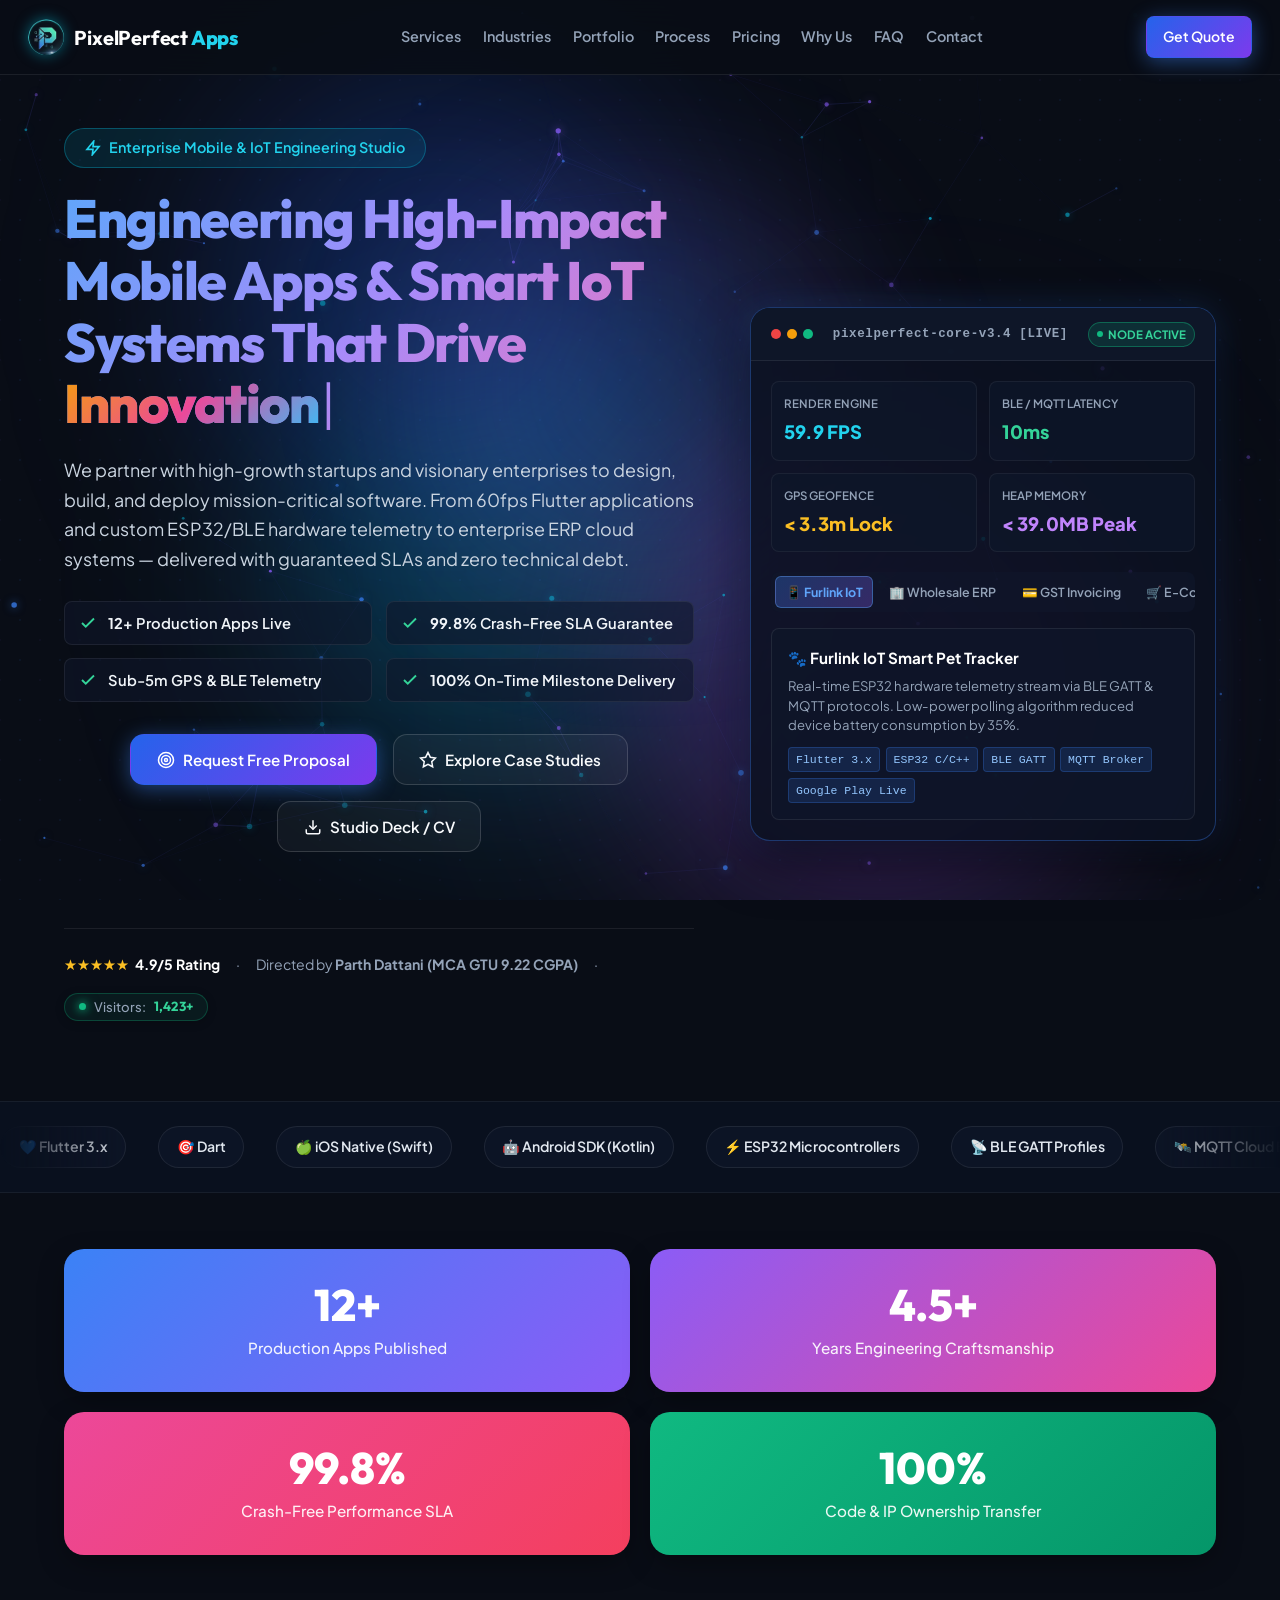
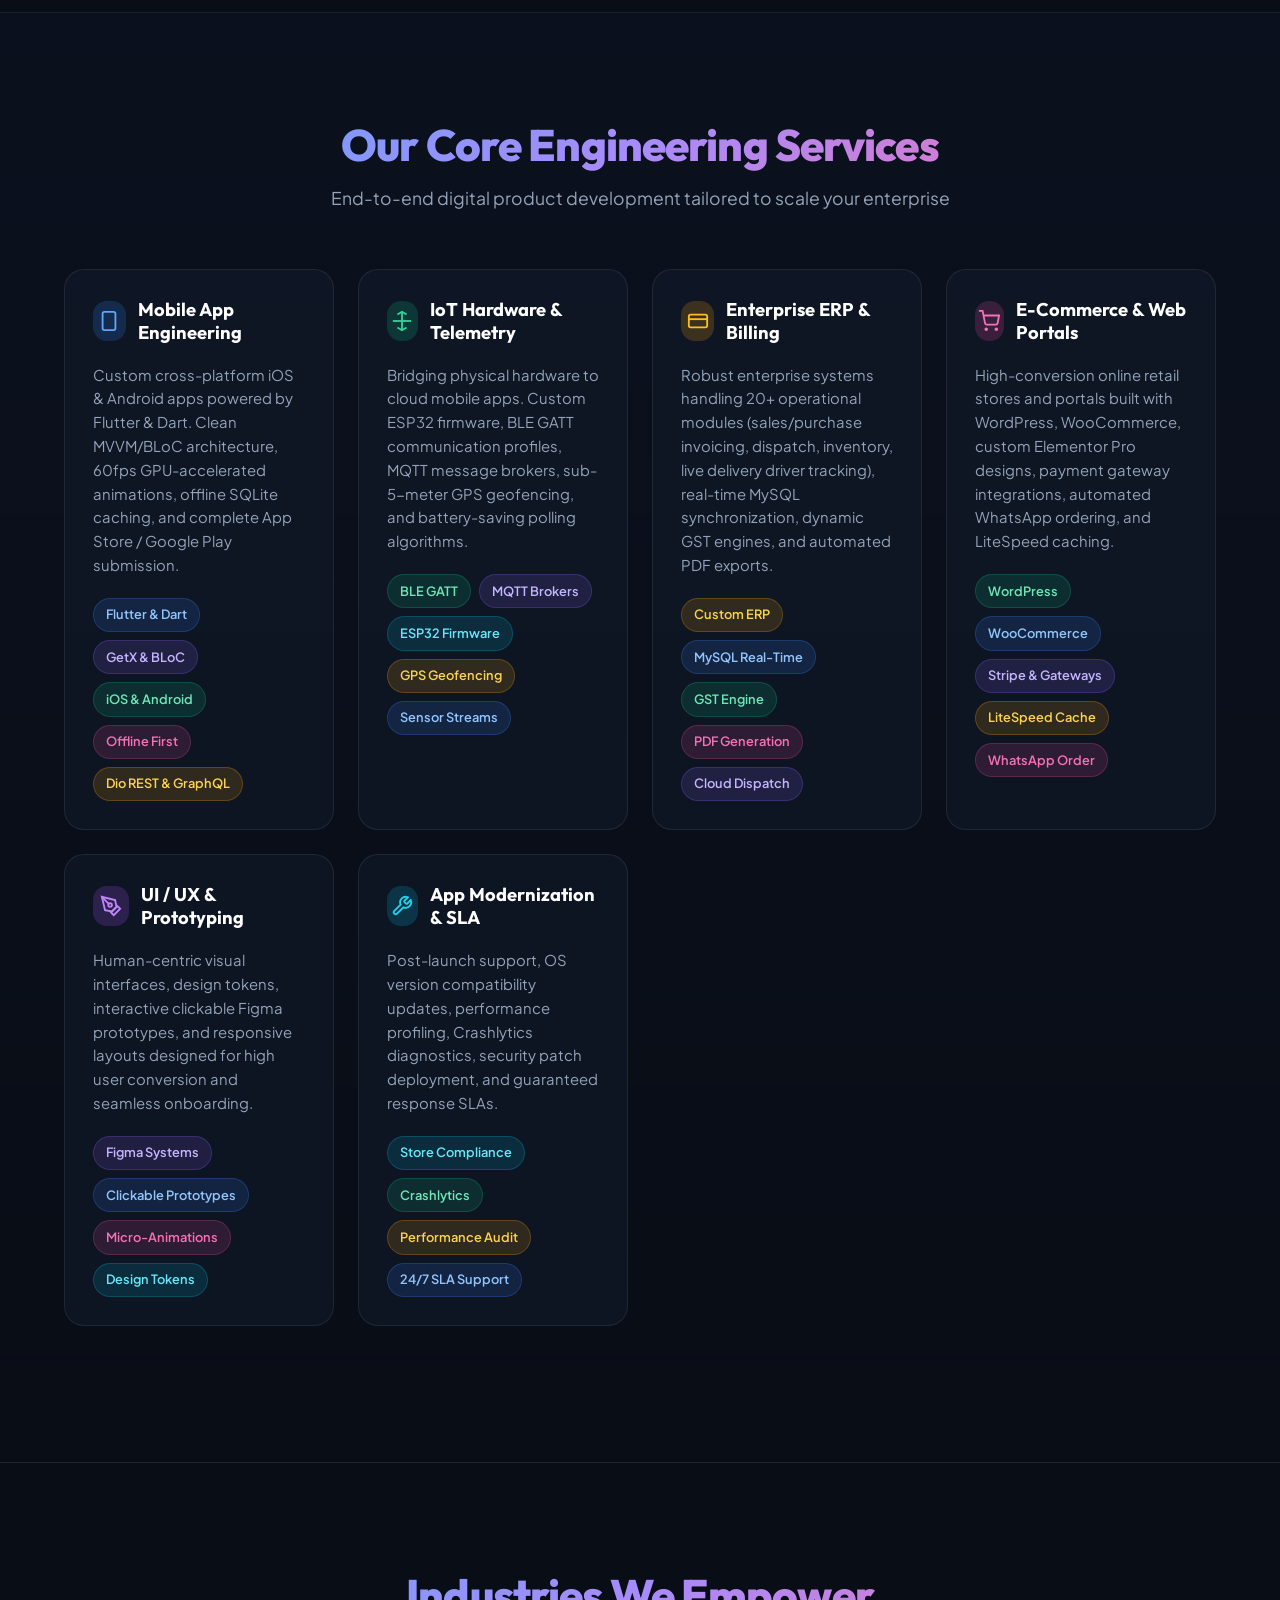
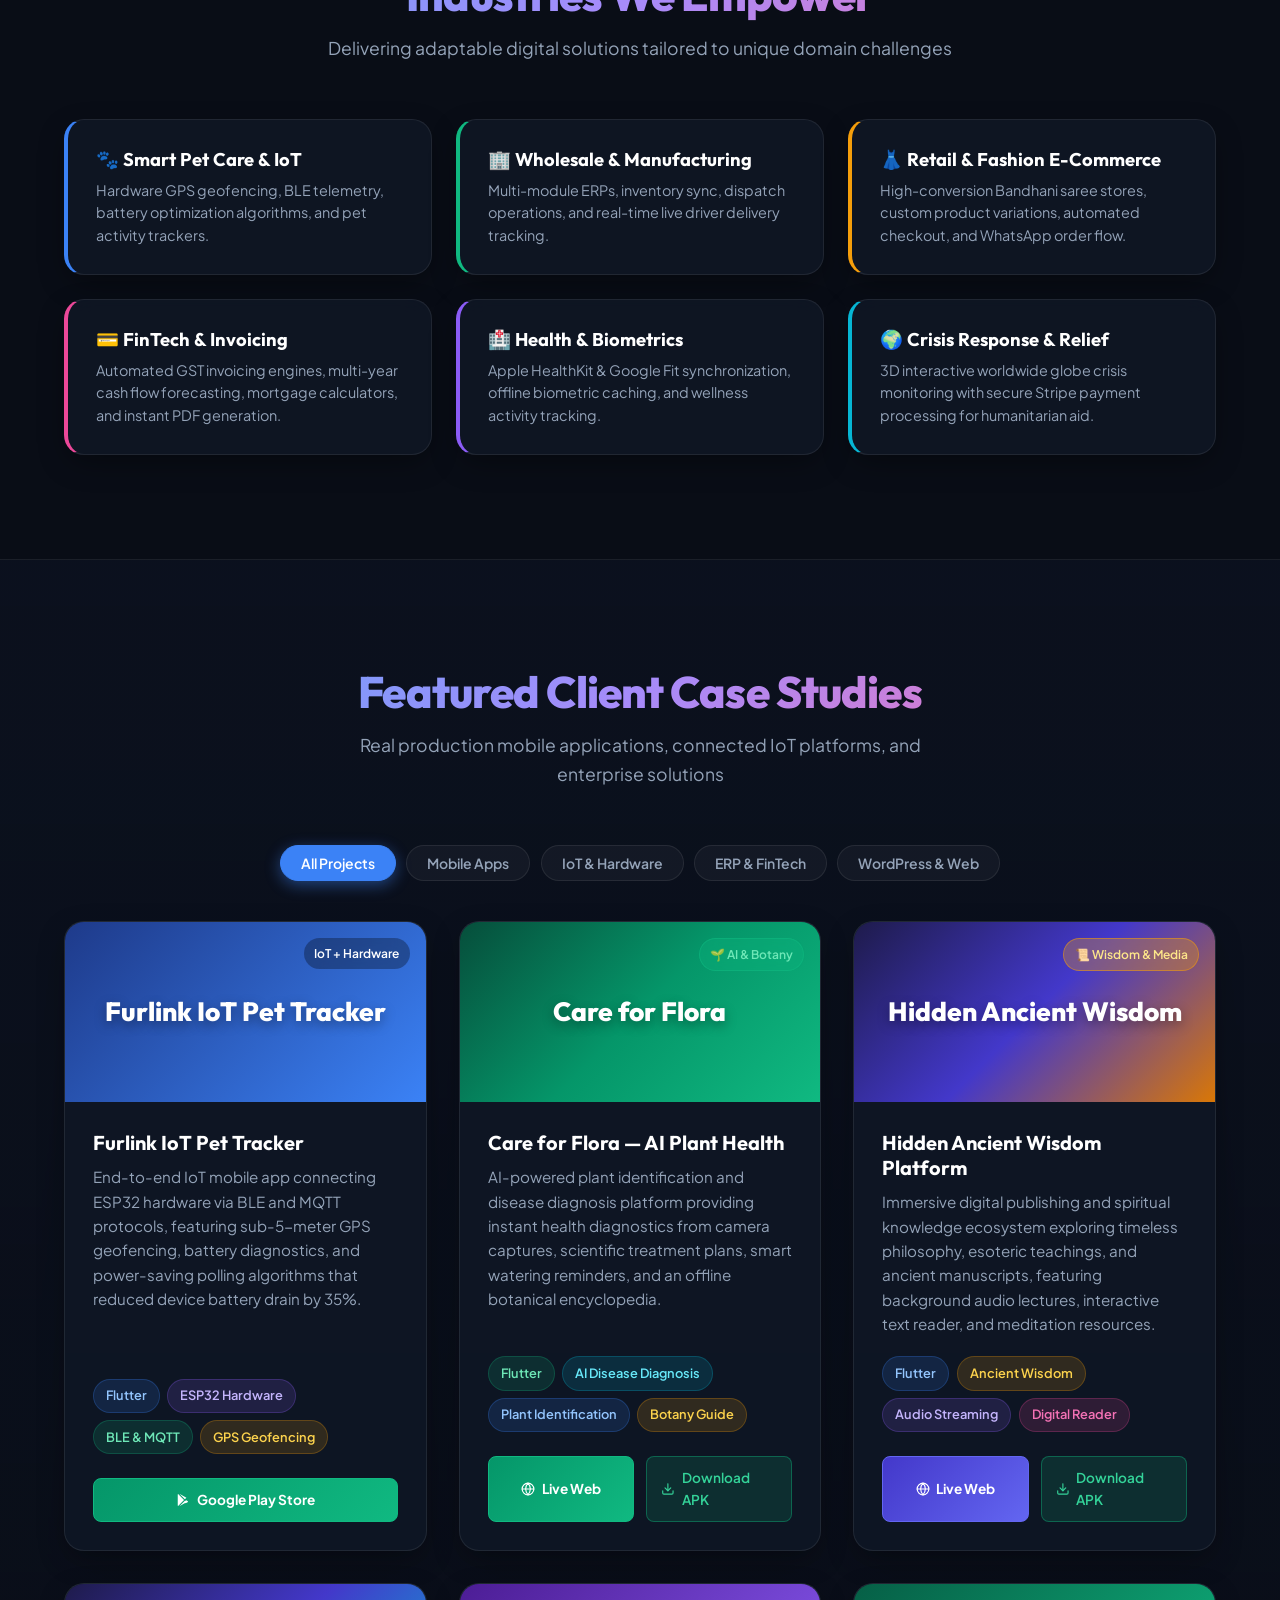
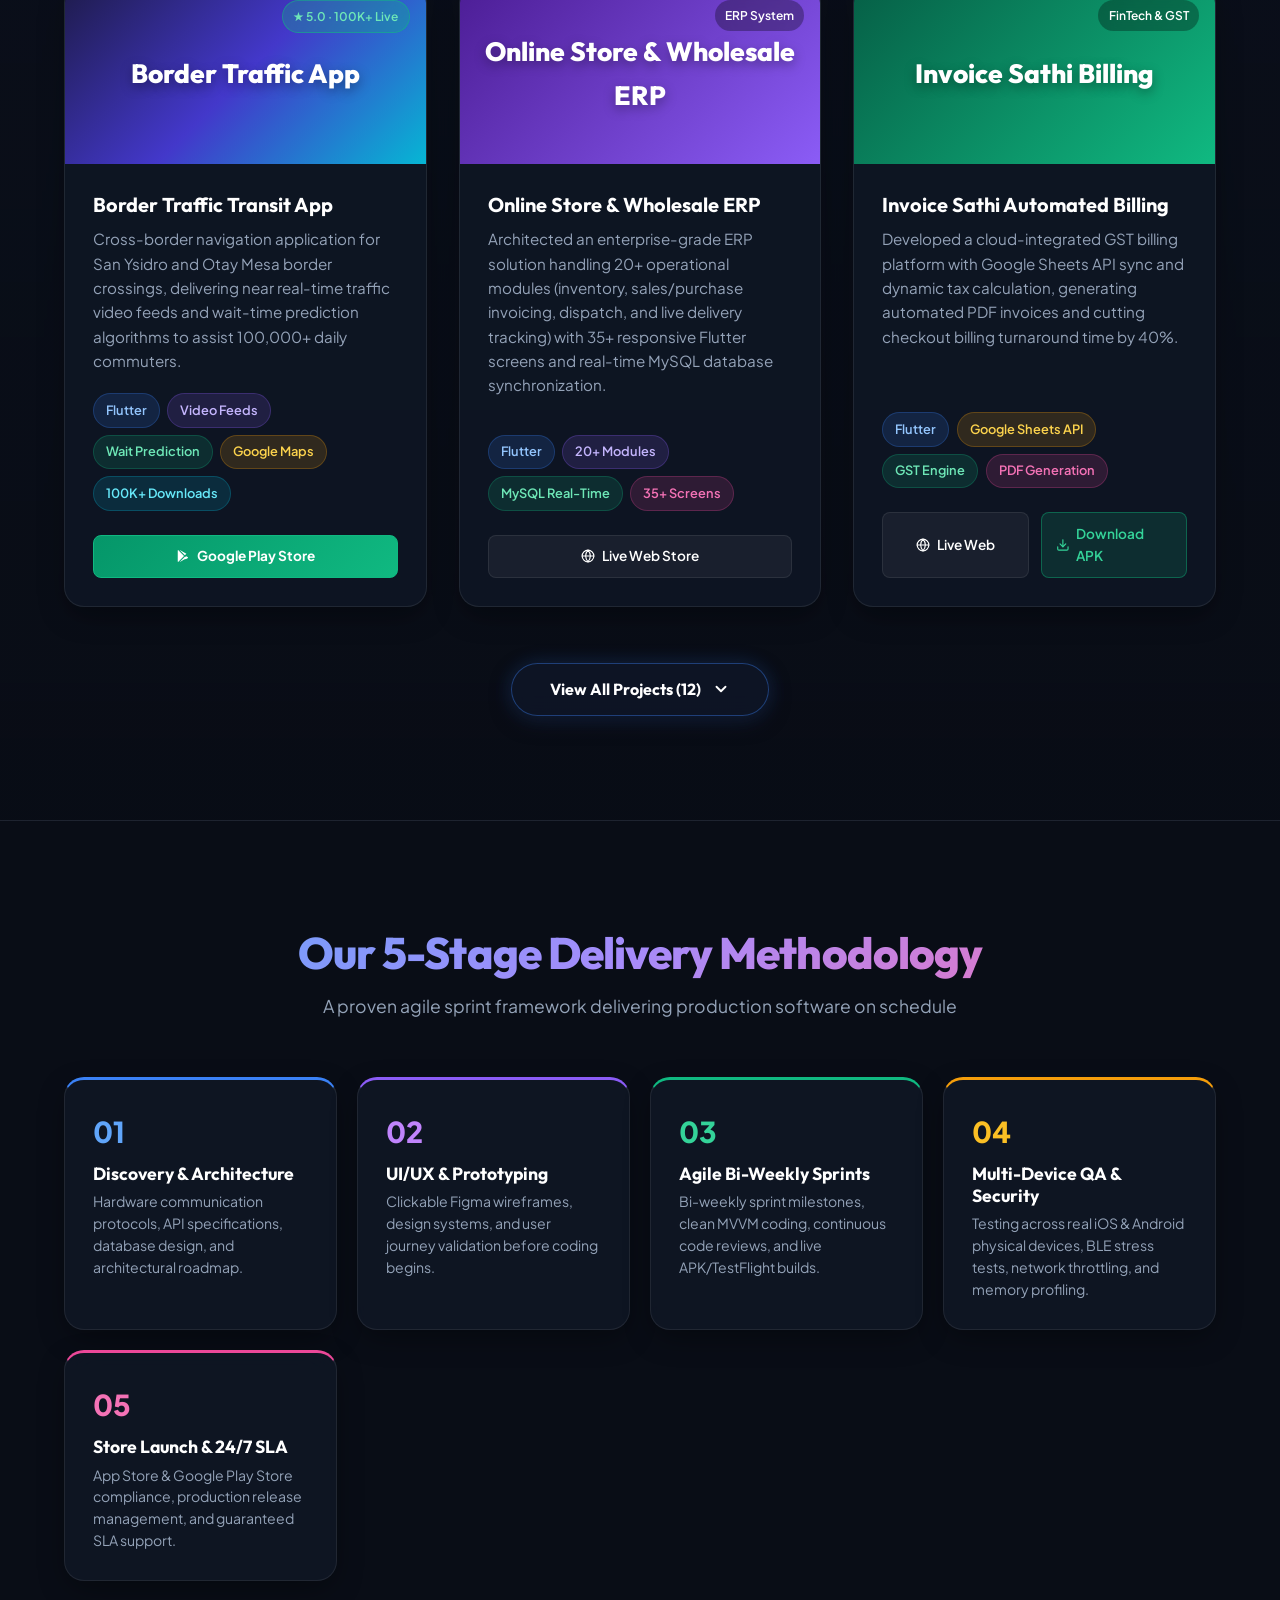
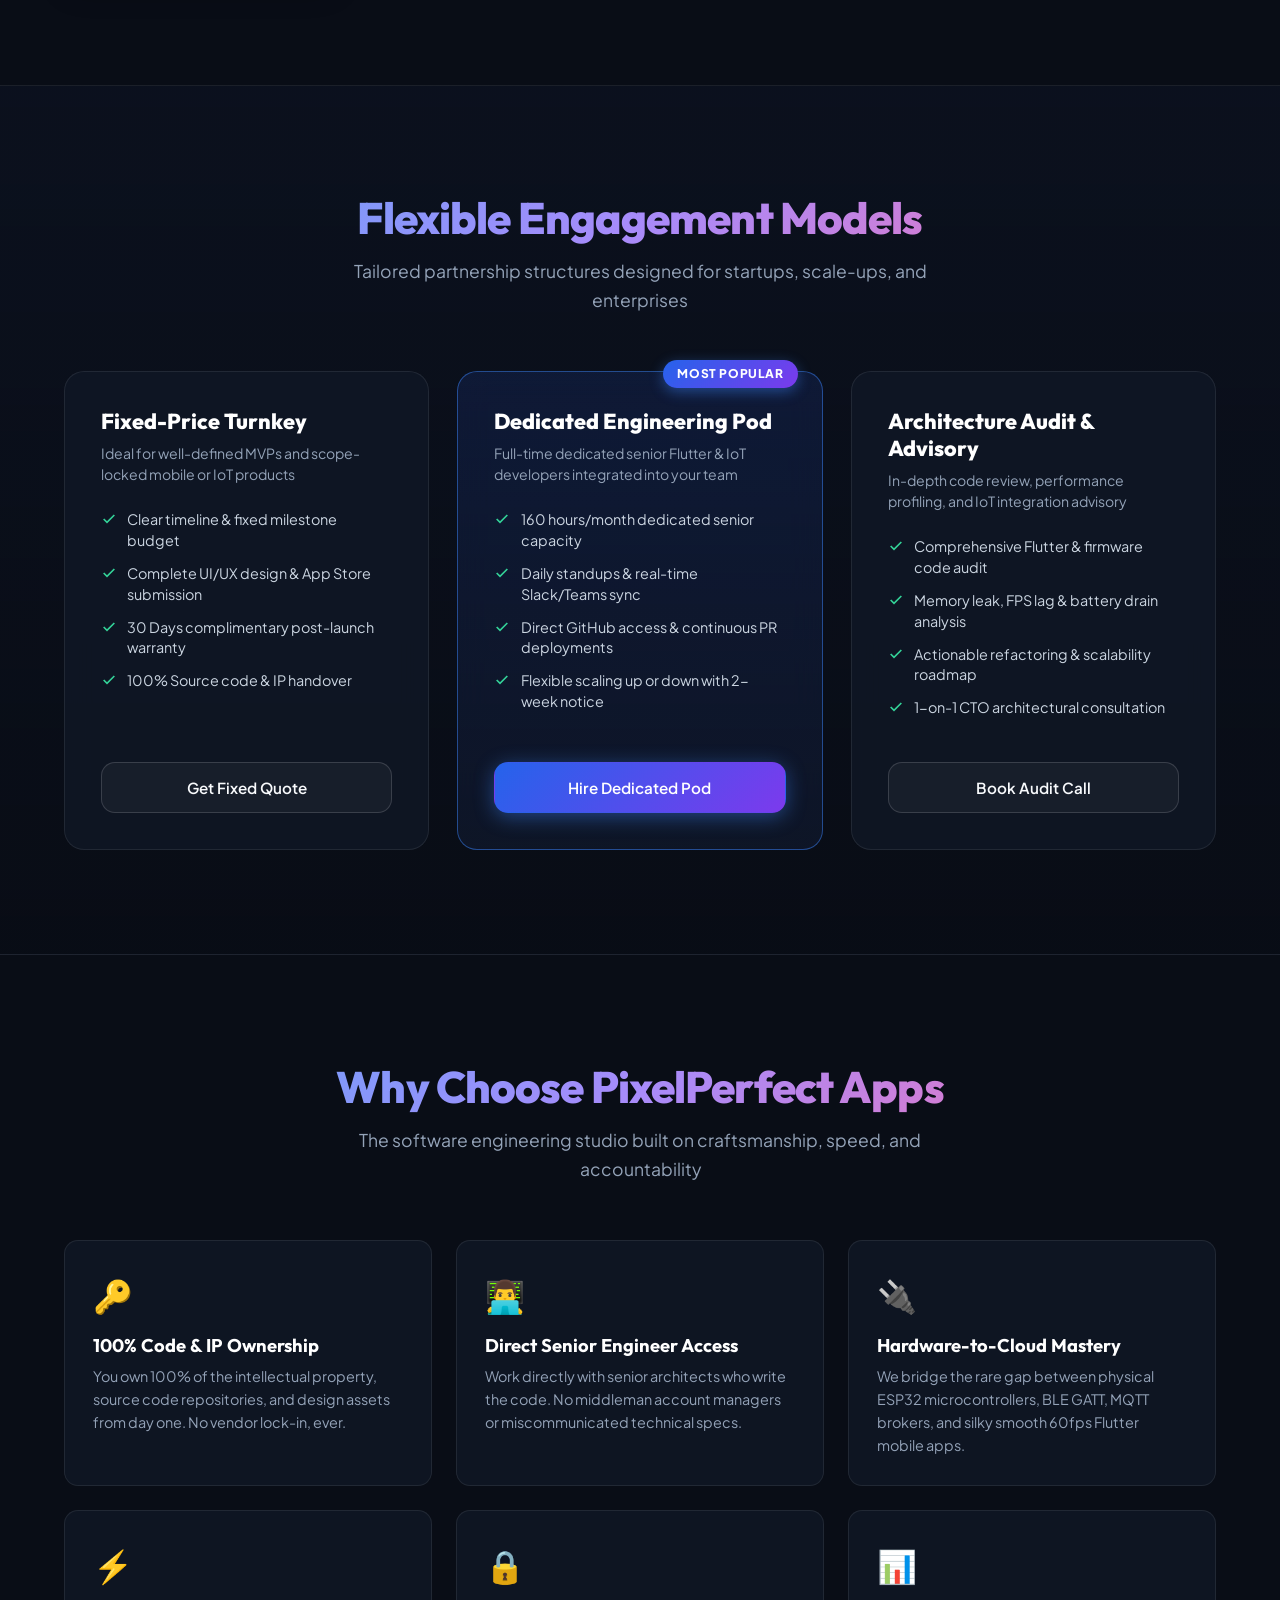
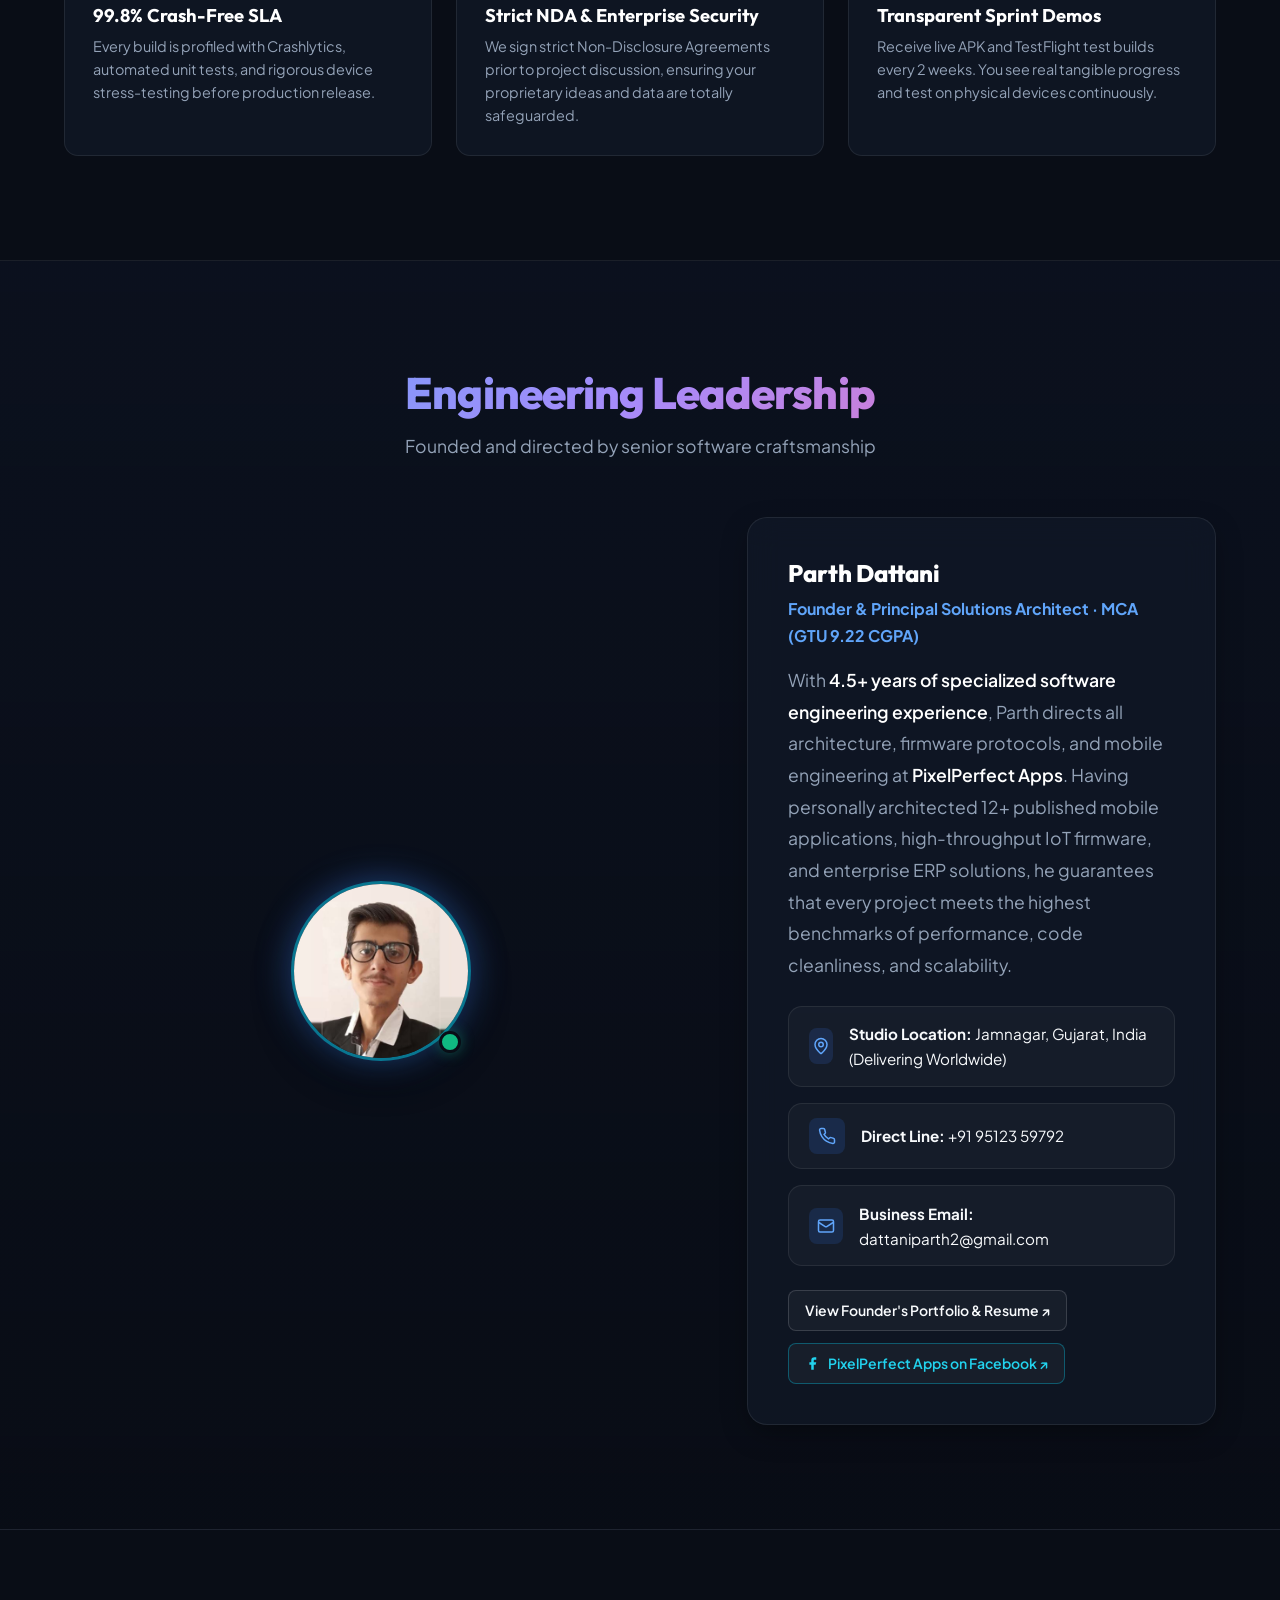
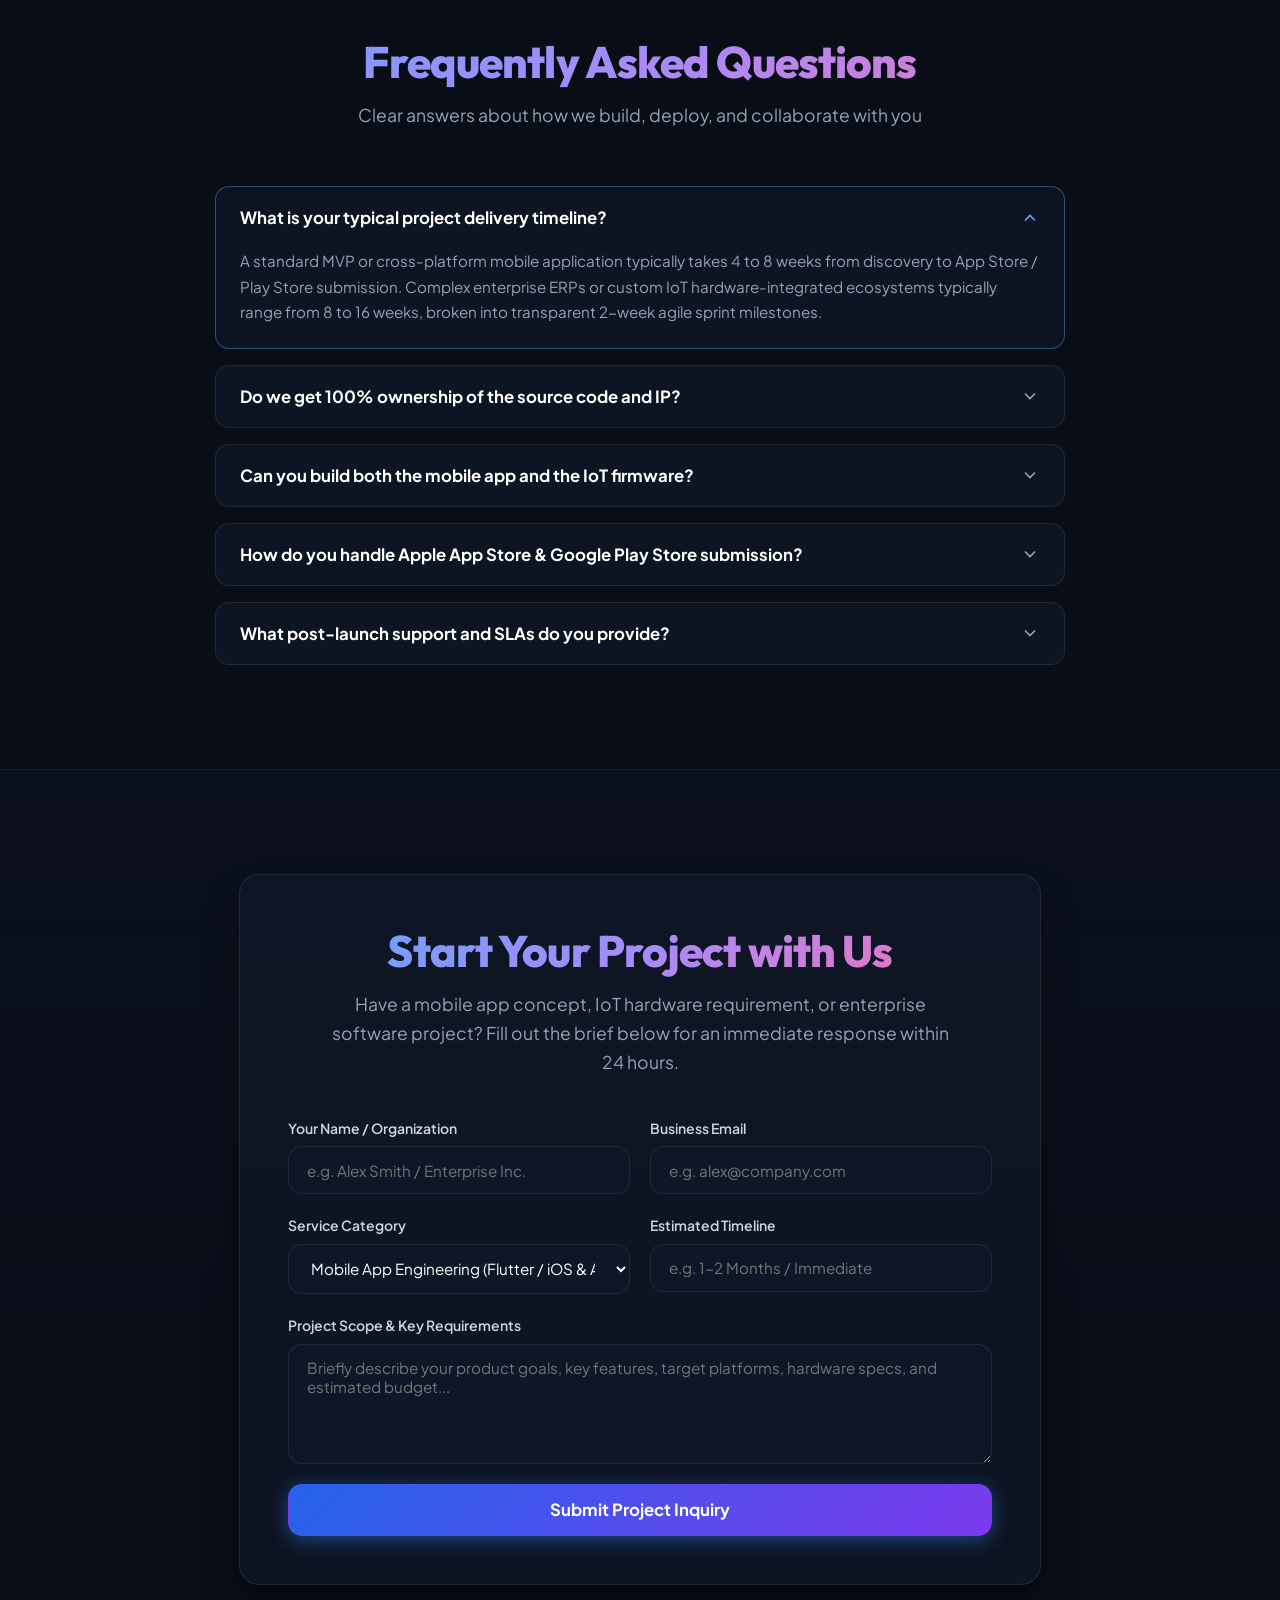
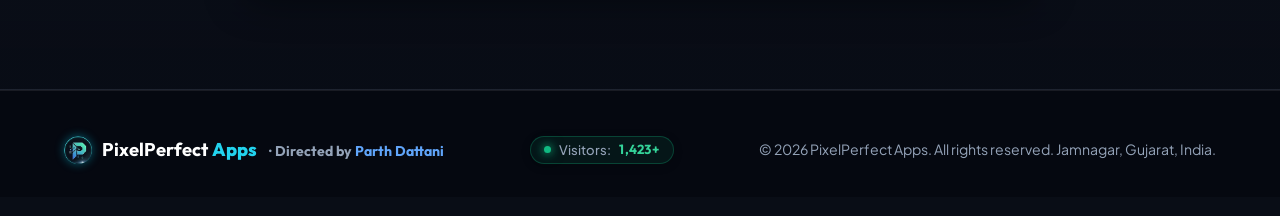
<file: pixelperfect-apps.html>
<!DOCTYPE html>
<html lang="en">
<head>
  <meta charset="UTF-8">
  <meta name="viewport" content="width=device-width, initial-scale=1.0">
  <title>PixelPerfect Apps | Enterprise Mobile App Development &amp; IoT Solutions Studio</title>

  <!-- Primary Meta Tags -->
  <meta name="title" content="PixelPerfect Apps | Enterprise Mobile App Development &amp; IoT Solutions Studio">
  <meta name="description" content="PixelPerfect Apps is an enterprise software engineering studio architecting mission-critical 60fps Flutter mobile applications, ESP32 BLE/MQTT hardware telemetry, and custom ERP cloud platforms. Guaranteed 99.8% crash-free SLAs. Based in Jamnagar, Gujarat — Delivering worldwide.">
  <meta name="keywords" content="PixelPerfect Apps, Mobile App Development Company, Flutter App Development Agency, IoT Solutions Company, ESP32 Firmware Development, BLE GATT Development, MQTT Cloud Broker, Enterprise ERP Development, Cross-Platform Mobile Apps, App Development Jamnagar, App Development Gujarat India">
  <meta name="author" content="PixelPerfect Apps">
  <meta name="robots" content="index, follow, max-image-preview:large, max-snippet:-1, max-video-preview:-1">
  <meta name="theme-color" content="#090d16">
  <meta name="google-site-verification" content="NCTbNuI5qNuEPKAIJplFB040nCJ8PhMv_U3gflNBRvY" />

  <!-- Canonical URL -->
  <link rel="canonical" href="https://pixelperfectapps.netlify.app/">

  <!-- Favicon & Touch Icons -->
  <link rel="icon" type="image/png" href="images/pixelperfect-logo.png">
  <link rel="apple-touch-icon" href="images/pixelperfect-logo.png">

  <!-- Open Graph / Facebook -->
  <meta property="og:type" content="website">
  <meta property="og:locale" content="en_US">
  <meta property="og:site_name" content="PixelPerfect Apps">
  <meta property="og:url" content="https://pixelperfectapps.netlify.app/">
  <meta property="og:title" content="PixelPerfect Apps | Enterprise Mobile App &amp; IoT Engineering Studio">
  <meta property="og:description" content="Architecting high-performance 60fps Flutter apps, ESP32 BLE telemetry, and enterprise cloud solutions with guaranteed SLAs.">
  <meta property="og:image" content="https://pixelperfectapps.netlify.app/images/pixelperfect-banner.png">
  <meta property="og:image:width" content="1200">
  <meta property="og:image:height" content="630">
  <meta property="og:image:alt" content="PixelPerfect Apps - Mobile App &amp; IoT Engineering Studio">

  <!-- Twitter / X Card -->
  <meta name="twitter:card" content="summary_large_image">
  <meta name="twitter:url" content="https://pixelperfectapps.netlify.app/">
  <meta name="twitter:title" content="PixelPerfect Apps | Mobile App &amp; IoT Engineering Studio">
  <meta name="twitter:description" content="Engineering high-performance 60fps mobile applications, custom IoT hardware telemetry, and enterprise cloud ERP solutions.">
  <meta name="twitter:image" content="https://pixelperfectapps.netlify.app/images/pixelperfect-banner.png">

  <!-- Local & Geo Targeting Meta Tags -->
  <meta name="geo.region" content="IN-GJ">
  <meta name="geo.placename" content="Jamnagar">
  <meta name="geo.position" content="22.4707;70.0577">
  <meta name="ICBM" content="22.4707, 70.0577">

  <!-- JSON-LD Structured Data: ProfessionalService & Organization -->
  <script type="application/ld+json">
  {
    "@context": "https://schema.org",
    "@type": "ProfessionalService",
    "name": "PixelPerfect Apps",
    "image": "https://pixelperfectapps.netlify.app/images/pixelperfect-banner.png",
    "logo": "https://pixelperfectapps.netlify.app/images/pixelperfect-logo.png",
    "url": "https://pixelperfectapps.netlify.app/",
    "telephone": "+919512359792",
    "priceRange": "$$",
    "address": {
      "@type": "PostalAddress",
      "addressLocality": "Jamnagar",
      "addressRegion": "Gujarat",
      "addressCountry": "India"
    },
    "geo": {
      "@type": "GeoCoordinates",
      "latitude": 22.4707,
      "longitude": 70.0577
    },
    "openingHoursSpecification": {
      "@type": "OpeningHoursSpecification",
      "dayOfWeek": [
        "Monday",
        "Tuesday",
        "Wednesday",
        "Thursday",
        "Friday",
        "Saturday"
      ],
      "opens": "09:00",
      "closes": "20:00"
    },
    "founder": {
      "@type": "Person",
      "name": "Parth Dattani",
      "jobTitle": "Principal Solutions Architect",
      "url": "https://parth-dattani.github.io/portfolio/"
    },
    "sameAs": [
      "https://github.com/Parth-Dattani",
      "https://www.linkedin.com/in/parth-dattani-1ab69a16a/",
      "https://www.facebook.com/profile.php?id=61587304689456"
    ],
    "areaServed": {
      "@type": "AdministrativeArea",
      "name": "Worldwide"
    },
    "hasOfferCatalog": {
      "@type": "OfferCatalog",
      "name": "Software Engineering Services",
      "itemListElement": [
        {
          "@type": "Offer",
          "itemOffered": {
            "@type": "Service",
            "name": "Mobile App Engineering (Flutter, iOS, Android)",
            "description": "Cross-platform mobile app development with 60fps animations, Clean MVVM architecture, and App Store / Google Play publishing."
          }
        },
        {
          "@type": "Offer",
          "itemOffered": {
            "@type": "Service",
            "name": "IoT Hardware Telemetry & Firmware (ESP32, BLE, MQTT)",
            "description": "Custom microcontroller firmware, BLE GATT communication profiles, MQTT cloud brokers, and sub-5m GPS geofencing."
          }
        },
        {
          "@type": "Offer",
          "itemOffered": {
            "@type": "Service",
            "name": "Enterprise ERP & FinTech Cloud Systems",
            "description": "Bespoke business automation ERPs handling multi-module inventory, dispatch, real-time MySQL synchronization, and GST engines."
          }
        },
        {
          "@type": "Offer",
          "itemOffered": {
            "@type": "Service",
            "name": "E-Commerce & High-Conversion Web Portals",
            "description": "WooCommerce, WordPress, WhatsApp automated ordering engines, and LiteSpeed optimized platforms."
          }
        }
      ]
    }
  }
  </script>

  <!-- JSON-LD Structured Data: FAQPage Rich Snippet -->
  <script type="application/ld+json">
  {
    "@context": "https://schema.org",
    "@type": "FAQPage",
    "mainEntity": [
      {
        "@type": "Question",
        "name": "What core technologies and frameworks does PixelPerfect Apps specialize in?",
        "acceptedAnswer": {
          "@type": "Answer",
          "text": "We specialize in cross-platform mobile engineering using Flutter & Dart for iOS and Android, embedded firmware for ESP32 microcontrollers, Bluetooth Low Energy (BLE GATT), MQTT cloud brokers, Firebase suite, MySQL real-time databases, and WordPress/WooCommerce."
        }
      },
      {
        "@type": "Question",
        "name": "How does your development and sprint delivery process work?",
        "acceptedAnswer": {
          "@type": "Answer",
          "text": "We operate in agile 2-week sprints. Each sprint begins with agreed milestones, followed by continuous coding, peer reviews, automated unit testing, and bi-weekly live APK / TestFlight builds delivered directly to you for feedback."
        }
      },
      {
        "@type": "Question",
        "name": "Who owns the intellectual property (IP) and source code?",
        "acceptedAnswer": {
          "@type": "Answer",
          "text": "You do — 100%. Upon completion and milestone settlement, all source code, Figma design assets, database schemas, and intellectual property rights are fully transferred to your company with zero licensing fees or lock-ins."
        }
      },
      {
        "@type": "Question",
        "name": "How do you estimate project pricing and timelines?",
        "acceptedAnswer": {
          "@type": "Answer",
          "text": "We offer two models: Fixed-Price Turnkey (ideal for MVPs with well-defined scopes and milestone budgets) and Dedicated Engineering Pods (monthly capacity with daily standups and continuous PR deployments)."
        }
      },
      {
        "@type": "Question",
        "name": "What post-launch support and SLAs do you provide?",
        "acceptedAnswer": {
          "@type": "Answer",
          "text": "Every fixed project includes 30 days of complimentary post-launch warranty support. Beyond that, we provide monthly SLA retainers covering OS updates (iOS/Android major releases), Crashlytics diagnostics, database backups, security patches, and guaranteed response times."
        }
      }
    ]
  }
  </script>

  <!-- Google Fonts -->
  <link rel="preconnect" href="https://fonts.googleapis.com">
  <link rel="preconnect" href="https://fonts.gstatic.com" crossorigin>
  <link href="https://fonts.googleapis.com/css2?family=Outfit:wght@400;500;600;700;800&family=Plus+Jakarta+Sans:wght@300;400;500;600;700;800&display=swap" rel="stylesheet">
  
  <!-- Main Stylesheet -->
  <link rel="stylesheet" href="styles.css?v=3.6">
</head>
<body>
  <!-- Reading Scroll Progress Bar -->
  <div id="readingProgressBar" class="reading-progress-bar"></div>

  <!-- Dynamic Background Effects -->
  <canvas id="bgCanvas" class="bg-canvas"></canvas>
  <div class="ambient-glow-wrapper">
    <div class="ambient-glow ambient-glow-1"></div>
    <div class="ambient-glow ambient-glow-2"></div>
    <div class="ambient-glow ambient-glow-3"></div>
  </div>
  <div class="cursor-glow" id="cursorGlow"></div>

  <!-- Navigation Bar -->
  <header class="header" id="header">
    <nav class="nav container">
      <a href="#hero" class="logo">
        <img src="images/pixelperfect-logo.png" alt="PixelPerfect Apps Logo" class="logo-img" style="width: 36px; height: 36px; border-radius: 50%; box-shadow: 0 0 14px rgba(6, 182, 212, 0.5); object-fit: cover;">
        <span><strong style="color: #ffffff;">PixelPerfect</strong> <span style="color: #22d3ee; font-weight: 800;">Apps</span></span>
      </a>

      <ul class="nav-links" id="navLinks">
        <li><a href="#services" class="nav-link">Services</a></li>
        <li><a href="#industries" class="nav-link">Industries</a></li>
        <li><a href="#projects" class="nav-link">Portfolio</a></li>
        <li><a href="#process" class="nav-link">Process</a></li>
        <li><a href="#models" class="nav-link">Pricing</a></li>
        <li><a href="#why-us" class="nav-link">Why Us</a></li>
        <li><a href="#faq" class="nav-link">FAQ</a></li>
        <li><a href="#contact" class="nav-link">Contact</a></li>
      </ul>

      <div class="nav-actions">
        <a href="#contact" class="btn btn-primary btn-sm">Get Quote</a>
        <button class="nav-toggle" id="navToggle" aria-label="Toggle Navigation Menu">
          <span></span><span></span><span></span>
        </button>
      </div>
    </nav>
  </header>

  <main>
    <!-- Hero Section (2-Column Agency Layout) -->
    <section class="hero-section" id="hero">
      <div class="hero-glow-1"></div>
      
      <div class="container">
        <div class="hero-agency-grid">
          
          <!-- Left Column: Agency Pitch, Trust & CTAs -->
          <div class="hero-agency-left">
            <div class="hero-badge-pill anim-fade-down" style="border-color: rgba(6, 182, 212, 0.35); background: rgba(6, 182, 212, 0.12); color: #22d3ee;">
              <svg xmlns="http://www.w3.org/2000/svg" width="16" height="16" viewBox="0 0 24 24" fill="none" stroke="currentColor" stroke-width="2.5"><polygon points="13 2 3 14 12 14 11 22 21 10 12 10 13 2"></polygon></svg>
              Enterprise Mobile &amp; IoT Engineering Studio
            </div>

            <h1 class="hero-title text-gradient anim-fade-up">
              Engineering High-Impact Mobile Apps &amp; Smart IoT Systems That Drive <br>
              <span class="typing-wrapper"><span class="typing-word" data-words='["Growth", "Innovation", "Market Dominance", "Enterprise Scale", "Real-World Impact"]'>Growth</span><span class="typing-cursor">|</span></span>
            </h1>

            <p class="hero-agency-lead anim-fade-up" data-delay="100">
              We partner with high-growth startups and visionary enterprises to design, build, and deploy mission-critical software. From 60fps Flutter applications and custom ESP32/BLE hardware telemetry to enterprise ERP cloud systems — delivered with guaranteed SLAs and zero technical debt.
            </p>

            <div class="hero-bullets-grid">
              <div class="hero-bullet-item anim-zoom-in" data-delay="150">
                <svg class="hero-bullet-icon" width="18" height="18" viewBox="0 0 24 24" fill="none" stroke="currentColor" stroke-width="2.5"><polyline points="20 6 9 17 4 12"></polyline></svg>
                <span><strong class="counter-number" data-counter-end="12" data-counter-suffix="+">12+</strong> Production Apps Live</span>
              </div>
              <div class="hero-bullet-item anim-zoom-in" data-delay="200">
                <svg class="hero-bullet-icon" width="18" height="18" viewBox="0 0 24 24" fill="none" stroke="currentColor" stroke-width="2.5"><polyline points="20 6 9 17 4 12"></polyline></svg>
                <span><strong class="counter-number" data-counter-end="99.8" data-counter-decimals="1" data-counter-suffix="%">99.8%</strong> Crash-Free SLA Guarantee</span>
              </div>
              <div class="hero-bullet-item anim-zoom-in" data-delay="250">
                <svg class="hero-bullet-icon" width="18" height="18" viewBox="0 0 24 24" fill="none" stroke="currentColor" stroke-width="2.5"><polyline points="20 6 9 17 4 12"></polyline></svg>
                <span>Sub-5m GPS &amp; BLE Telemetry</span>
              </div>
              <div class="hero-bullet-item anim-zoom-in" data-delay="300">
                <svg class="hero-bullet-icon" width="18" height="18" viewBox="0 0 24 24" fill="none" stroke="currentColor" stroke-width="2.5"><polyline points="20 6 9 17 4 12"></polyline></svg>
                <span><strong class="counter-number" data-counter-end="100" data-counter-suffix="%">100%</strong> On-Time Milestone Delivery</span>
              </div>
            </div>

            <div class="hero-buttons">
              <a href="#contact" class="btn btn-primary">
                <svg xmlns="http://www.w3.org/2000/svg" width="18" height="18" viewBox="0 0 24 24" fill="none" stroke="currentColor" stroke-width="2"><circle cx="12" cy="12" r="10"></circle><circle cx="12" cy="12" r="6"></circle><circle cx="12" cy="12" r="2"></circle></svg>
                Request Free Proposal
              </a>
              <a href="#projects" class="btn btn-outline">
                <svg xmlns="http://www.w3.org/2000/svg" width="18" height="18" viewBox="0 0 24 24" fill="none" stroke="currentColor" stroke-width="2"><polygon points="12 2 15.09 8.26 22 9.27 17 14.14 18.18 21.02 12 17.77 5.82 21.02 7 14.14 2 9.27 8.91 8.26 12 2"></polygon></svg>
                Explore Case Studies
              </a>
              <a href="https://drive.google.com/file/d/1WzyoeDDawLvLskoEjIEJ572R3XtesWFU/view?usp=sharing" target="_blank" rel="noopener noreferrer" class="btn btn-outline" id="resumeBtn">
                <svg xmlns="http://www.w3.org/2000/svg" width="18" height="18" viewBox="0 0 24 24" fill="none" stroke="currentColor" stroke-width="2"><path d="M21 15v4a2 2 0 0 1-2 2H5a2 2 0 0 1-2-2v-4"></path><polyline points="7 10 12 15 17 10"></polyline><line x1="12" x2="12" y1="15" y2="3"></line></svg>
                Studio Deck / CV
              </a>
            </div>

            <div class="hero-trust-bar">
              <div class="hero-trust-rating">
                <span>★★★★★</span>
                <strong style="color: #ffffff;">4.9/5 Rating</strong>
              </div>
              <span>·</span>
              <span>Directed by <strong>Parth Dattani (MCA GTU 9.22 CGPA)</strong></span>
              <span>·</span>
              <div class="visitor-counter-pill" title="Visitors Counter">
                <span class="visitor-pulse-dot"></span>
                <span class="visitor-label">Visitors:</span>
                <strong class="visitor-number visitor-count-val" id="heroVisitorCount">1,422+</strong>
              </div>
            </div>
          </div>

          <!-- Right Column: Interactive Studio Tech Console -->
          <div class="hero-agency-right anim-slide-right" data-delay="150">
            <div class="agency-tech-console">
              <div class="console-header">
                <div class="console-dots">
                  <span class="console-dot console-dot-red"></span>
                  <span class="console-dot console-dot-yellow"></span>
                  <span class="console-dot console-dot-green"></span>
                </div>
                <span class="console-title">pixelperfect-core-v3.4 [LIVE]</span>
                <span class="console-status-badge">
                  <span class="console-status-dot"></span>
                  Node Active
                </span>
              </div>

              <div class="console-body">
                <!-- Live Telemetry Monitor -->
                <div class="telemetry-grid">
                  <div class="telemetry-box">
                    <span class="telemetry-label" id="telemetryLabel1">Render Engine</span>
                    <span class="telemetry-val cyan" id="telemetryFps">60.0 FPS</span>
                  </div>
                  <div class="telemetry-box">
                    <span class="telemetry-label" id="telemetryLabel2">BLE / MQTT Latency</span>
                    <span class="telemetry-val green" id="telemetryLatency">12ms</span>
                  </div>
                  <div class="telemetry-box">
                    <span class="telemetry-label" id="telemetryLabel3">GPS Geofence</span>
                    <span class="telemetry-val amber" id="telemetryGps">&lt; 3.8m Lock</span>
                  </div>
                  <div class="telemetry-box">
                    <span class="telemetry-label" id="telemetryLabel4">Heap Memory</span>
                    <span class="telemetry-val purple" id="telemetryRam">&lt; 39MB Peak</span>
                  </div>
                </div>

                <!-- Interactive Switcher Tabs -->
                <div class="console-tabs">
                  <button class="console-tab-btn active" data-tab="tab-furlink">📱 Furlink IoT</button>
                  <button class="console-tab-btn" data-tab="tab-erp">🏢 Wholesale ERP</button>
                  <button class="console-tab-btn" data-tab="tab-gst">💳 GST Invoicing</button>
                  <button class="console-tab-btn" data-tab="tab-ecom">🛒 E-Commerce</button>
                </div>

                <!-- Tab 1: Furlink IoT -->
                <div class="console-tab-content" id="tab-furlink">
                  <div class="console-tab-title">
                    <span>🐾 Furlink IoT Smart Pet Tracker</span>
                  </div>
                  <p class="console-tab-desc">
                    Real-time ESP32 hardware telemetry stream via BLE GATT &amp; MQTT protocols. Low-power polling algorithm reduced device battery consumption by 35%.
                  </p>
                  <div class="console-tab-stack">
                    <span>Flutter 3.x</span>
                    <span>ESP32 C/C++</span>
                    <span>BLE GATT</span>
                    <span>MQTT Broker</span>
                    <span>Google Play Live</span>
                  </div>
                </div>

                <!-- Tab 2: Wholesale ERP -->
                <div class="console-tab-content" id="tab-erp" style="display: none;">
                  <div class="console-tab-title">
                    <span>🏢 Shree Momai Enterprise Wholesale ERP</span>
                  </div>
                  <p class="console-tab-desc">
                    Enterprise ERP managing 20+ operational modules (sales/purchase, dispatch, inventory) with 35+ responsive Flutter screens and real-time MySQL synchronization.
                  </p>
                  <div class="console-tab-stack">
                    <span>Flutter Web &amp; App</span>
                    <span>MySQL Real-Time</span>
                    <span>20+ Modules</span>
                    <span>Driver GPS Track</span>
                  </div>
                </div>

                <!-- Tab 3: GST Invoicing -->
                <div class="console-tab-content" id="tab-gst" style="display: none;">
                  <div class="console-tab-title">
                    <span>💳 Invoice Sathi Cloud GST Billing</span>
                  </div>
                  <p class="console-tab-desc">
                    Automated taxation engine with Google Sheets API synchronization and instant dynamic PDF invoice generation in &lt;1.8 seconds.
                  </p>
                  <div class="console-tab-stack">
                    <span>Flutter Clean MVVM</span>
                    <span>Google Sheets API</span>
                    <span>PDF Engine</span>
                    <span>40% Time Saved</span>
                  </div>
                </div>

                <!-- Tab 4: E-Commerce -->
                <div class="console-tab-content" id="tab-ecom" style="display: none;">
                  <div class="console-tab-title">
                    <span>👗 Vishal Bandhaniwala Luxury E-Commerce</span>
                  </div>
                  <p class="console-tab-desc">
                    High-conversion ethnic fashion store with custom variations, automated WhatsApp order routing, and LiteSpeed caching.
                  </p>
                  <div class="console-tab-stack">
                    <span>WordPress</span>
                    <span>WooCommerce</span>
                    <span>WhatsApp Engine</span>
                    <span>Payment Gateway</span>
                  </div>
                </div>
              </div>
            </div>
          </div>

        </div>
      </div>
    </section>

    <!-- Infinite Tech & Frameworks Marquee Slider -->
    <section class="tech-marquee-section">
      <div class="tech-marquee-wrapper">
        <div class="tech-marquee-track">
          <div class="marquee-badge"><span>💙 Flutter 3.x</span></div>
          <div class="marquee-badge"><span>🎯 Dart</span></div>
          <div class="marquee-badge"><span>🍏 iOS Native (Swift)</span></div>
          <div class="marquee-badge"><span>🤖 Android SDK (Kotlin)</span></div>
          <div class="marquee-badge"><span>⚡ ESP32 Microcontrollers</span></div>
          <div class="marquee-badge"><span>📡 BLE GATT Profiles</span></div>
          <div class="marquee-badge"><span>🛰️ MQTT Cloud Brokers</span></div>
          <div class="marquee-badge"><span>🔥 Firebase Suite</span></div>
          <div class="marquee-badge"><span>☁️ AWS Cloud</span></div>
          <div class="marquee-badge"><span>🐬 MySQL &amp; PostgreSQL</span></div>
          <div class="marquee-badge"><span>💾 SQLite Offline First</span></div>
          <div class="marquee-badge"><span>💳 Stripe &amp; Gateways</span></div>
          <div class="marquee-badge"><span>🛒 WordPress &amp; WooCommerce</span></div>
          <div class="marquee-badge"><span>🎨 Figma Design Systems</span></div>
          <div class="marquee-badge"><span>🔄 Git CI/CD Pipelines</span></div>
          
          <!-- Duplicate for Seamless Infinite Scrolling -->
          <div class="marquee-badge"><span>💙 Flutter 3.x</span></div>
          <div class="marquee-badge"><span>🎯 Dart</span></div>
          <div class="marquee-badge"><span>🍏 iOS Native (Swift)</span></div>
          <div class="marquee-badge"><span>🤖 Android SDK (Kotlin)</span></div>
          <div class="marquee-badge"><span>⚡ ESP32 Microcontrollers</span></div>
          <div class="marquee-badge"><span>📡 BLE GATT Profiles</span></div>
          <div class="marquee-badge"><span>🛰️ MQTT Cloud Brokers</span></div>
          <div class="marquee-badge"><span>🔥 Firebase Suite</span></div>
          <div class="marquee-badge"><span>☁️ AWS Cloud</span></div>
          <div class="marquee-badge"><span>🐬 MySQL &amp; PostgreSQL</span></div>
          <div class="marquee-badge"><span>💾 SQLite Offline First</span></div>
          <div class="marquee-badge"><span>💳 Stripe &amp; Gateways</span></div>
          <div class="marquee-badge"><span>🛒 WordPress &amp; WooCommerce</span></div>
          <div class="marquee-badge"><span>🎨 Figma Design Systems</span></div>
          <div class="marquee-badge"><span>🔄 Git CI/CD Pipelines</span></div>
        </div>
      </div>
    </section>

    <!-- Company Trust Metrics Grid -->
    <section class="section" style="padding: 3.5rem 0 3.5rem;">
      <div class="container">
        <div class="stats-grid">
          <div class="stat-card stat-card-1 anim-zoom-in" data-delay="100">
            <div class="stat-number" data-counter-end="12" data-counter-decimals="0" data-counter-suffix="+">12+</div>
            <div class="stat-label">Production Apps Published</div>
          </div>
          <div class="stat-card stat-card-2 anim-zoom-in" data-delay="200">
            <div class="stat-number" data-counter-end="4.5" data-counter-decimals="1" data-counter-suffix="+">4.5+</div>
            <div class="stat-label">Years Engineering Craftsmanship</div>
          </div>
          <div class="stat-card stat-card-3 anim-zoom-in" data-delay="300">
            <div class="stat-number" data-counter-end="99.8" data-counter-decimals="1" data-counter-suffix="%">99.8%</div>
            <div class="stat-label">Crash-Free Performance SLA</div>
          </div>
          <div class="stat-card stat-card-4 anim-zoom-in" data-delay="400">
            <div class="stat-number" data-counter-end="100" data-counter-decimals="0" data-counter-suffix="%">100%</div>
            <div class="stat-label">Code &amp; IP Ownership Transfer</div>
          </div>
        </div>
      </div>
    </section>

    <!-- Comprehensive Agency Core Services -->
    <section class="section section-alt" id="services">
      <div class="container">
        <div class="section-header anim-fade-up">
          <h2 class="section-title text-gradient">Our Core Engineering Services</h2>
          <p class="section-subtitle">End-to-end digital product development tailored to scale your enterprise</p>
        </div>

        <div class="skills-grid-main">
          <!-- Service 1: Mobile App Engineering -->
          <div class="skill-category-card">
            <div class="category-header">
              <div class="category-icon-box" style="background: rgba(59, 130, 246, 0.2); color: #60a5fa;">
                <svg xmlns="http://www.w3.org/2000/svg" width="22" height="22" viewBox="0 0 24 24" fill="none" stroke="currentColor" stroke-width="2"><rect width="14" height="20" x="5" y="2" rx="2" ry="2"></rect><path d="M12 18h.01"></path></svg>
              </div>
              <h3 class="category-title">Mobile App Engineering</h3>
            </div>
            <p style="color: var(--text-muted); font-size: 0.93rem; line-height: 1.6; margin-bottom: 1.25rem;">
              Custom cross-platform iOS &amp; Android apps powered by Flutter &amp; Dart. Clean MVVM/BLoC architecture, 60fps GPU-accelerated animations, offline SQLite caching, and complete App Store / Google Play submission.
            </p>
            <div class="skill-badges-wrap">
              <span class="skill-badge badge-blue">Flutter &amp; Dart</span>
              <span class="skill-badge badge-purple">GetX &amp; BLoC</span>
              <span class="skill-badge badge-green">iOS &amp; Android</span>
              <span class="skill-badge badge-pink">Offline First</span>
              <span class="skill-badge badge-amber">Dio REST &amp; GraphQL</span>
            </div>
          </div>

          <!-- Service 2: IoT & Firmware Engineering -->
          <div class="skill-category-card">
            <div class="category-header">
              <div class="category-icon-box" style="background: rgba(16, 185, 129, 0.2); color: #34d399;">
                <svg xmlns="http://www.w3.org/2000/svg" width="22" height="22" viewBox="0 0 24 24" fill="none" stroke="currentColor" stroke-width="2"><path d="M12 2v20"></path><path d="m17 5-5-3-5 3"></path><path d="m17 19-5 3-5-3"></path><path d="M2 12h20"></path></svg>
              </div>
              <h3 class="category-title">IoT Hardware &amp; Telemetry</h3>
            </div>
            <p style="color: var(--text-muted); font-size: 0.93rem; line-height: 1.6; margin-bottom: 1.25rem;">
              Bridging physical hardware to cloud mobile apps. Custom ESP32 firmware, BLE GATT communication profiles, MQTT message brokers, sub-5-meter GPS geofencing, and battery-saving polling algorithms.
            </p>
            <div class="skill-badges-wrap">
              <span class="skill-badge badge-green">BLE GATT</span>
              <span class="skill-badge badge-purple">MQTT Brokers</span>
              <span class="skill-badge badge-cyan">ESP32 Firmware</span>
              <span class="skill-badge badge-amber">GPS Geofencing</span>
              <span class="skill-badge badge-blue">Sensor Streams</span>
            </div>
          </div>

          <!-- Service 3: Enterprise ERP & FinTech Systems -->
          <div class="skill-category-card">
            <div class="category-header">
              <div class="category-icon-box" style="background: rgba(245, 158, 11, 0.2); color: #fbbf24;">
                <svg xmlns="http://www.w3.org/2000/svg" width="22" height="22" viewBox="0 0 24 24" fill="none" stroke="currentColor" stroke-width="2"><rect width="20" height="14" x="2" y="5" rx="2"></rect><line x1="2" x2="22" y1="10" y2="10"></line></svg>
              </div>
              <h3 class="category-title">Enterprise ERP &amp; Billing</h3>
            </div>
            <p style="color: var(--text-muted); font-size: 0.93rem; line-height: 1.6; margin-bottom: 1.25rem;">
              Robust enterprise systems handling 20+ operational modules (sales/purchase invoicing, dispatch, inventory, live delivery driver tracking), real-time MySQL synchronization, dynamic GST engines, and automated PDF exports.
            </p>
            <div class="skill-badges-wrap">
              <span class="skill-badge badge-amber">Custom ERP</span>
              <span class="skill-badge badge-blue">MySQL Real-Time</span>
              <span class="skill-badge badge-green">GST Engine</span>
              <span class="skill-badge badge-pink">PDF Generation</span>
              <span class="skill-badge badge-purple">Cloud Dispatch</span>
            </div>
          </div>

          <!-- Service 4: E-Commerce & Web Solutions -->
          <div class="skill-category-card">
            <div class="category-header">
              <div class="category-icon-box" style="background: rgba(236, 72, 153, 0.2); color: #f472b6;">
                <svg xmlns="http://www.w3.org/2000/svg" width="22" height="22" viewBox="0 0 24 24" fill="none" stroke="currentColor" stroke-width="2"><circle cx="9" cy="21" r="1"></circle><circle cx="20" cy="21" r="1"></circle><path d="M1 1h4l2.68 13.39a2 2 0 0 0 2 1.61h9.72a2 2 0 0 0 2-1.61L23 6H6"></path></svg>
              </div>
              <h3 class="category-title">E-Commerce &amp; Web Portals</h3>
            </div>
            <p style="color: var(--text-muted); font-size: 0.93rem; line-height: 1.6; margin-bottom: 1.25rem;">
              High-conversion online retail stores and portals built with WordPress, WooCommerce, custom Elementor Pro designs, payment gateway integrations, automated WhatsApp ordering, and LiteSpeed caching.
            </p>
            <div class="skill-badges-wrap">
              <span class="skill-badge badge-green">WordPress</span>
              <span class="skill-badge badge-blue">WooCommerce</span>
              <span class="skill-badge badge-purple">Stripe &amp; Gateways</span>
              <span class="skill-badge badge-amber">LiteSpeed Cache</span>
              <span class="skill-badge badge-pink">WhatsApp Order</span>
            </div>
          </div>

          <!-- Service 5: UI / UX & Figma Prototyping -->
          <div class="skill-category-card">
            <div class="category-header">
              <div class="category-icon-box" style="background: rgba(168, 85, 247, 0.2); color: #c084fc;">
                <svg xmlns="http://www.w3.org/2000/svg" width="22" height="22" viewBox="0 0 24 24" fill="none" stroke="currentColor" stroke-width="2"><path d="M12 19l7-7 3 3-7 7-3-3z"></path><path d="M18 13l-1.5-7.5L2 2l3.5 14.5L13 18l5-5z"></path><path d="M2 2l7.586 7.586"></path><circle cx="11" cy="11" r="2"></circle></svg>
              </div>
              <h3 class="category-title">UI / UX &amp; Prototyping</h3>
            </div>
            <p style="color: var(--text-muted); font-size: 0.93rem; line-height: 1.6; margin-bottom: 1.25rem;">
              Human-centric visual interfaces, design tokens, interactive clickable Figma prototypes, and responsive layouts designed for high user conversion and seamless onboarding.
            </p>
            <div class="skill-badges-wrap">
              <span class="skill-badge badge-purple">Figma Systems</span>
              <span class="skill-badge badge-blue">Clickable Prototypes</span>
              <span class="skill-badge badge-pink">Micro-Animations</span>
              <span class="skill-badge badge-cyan">Design Tokens</span>
            </div>
          </div>

          <!-- Service 6: Maintenance & 24/7 SLA -->
          <div class="skill-category-card">
            <div class="category-header">
              <div class="category-icon-box" style="background: rgba(6, 182, 212, 0.2); color: #22d3ee;">
                <svg xmlns="http://www.w3.org/2000/svg" width="22" height="22" viewBox="0 0 24 24" fill="none" stroke="currentColor" stroke-width="2"><path d="M14.7 6.3a1 1 0 0 0 0 1.4l1.6 1.6a1 1 0 0 0 1.4 0l3.77-3.77a6 6 0 0 1-7.94 7.94l-6.91 6.91a2.12 2.12 0 0 1-3-3l6.91-6.91a6 6 0 0 1 7.94-7.94l-3.76 3.76z"></path></svg>
              </div>
              <h3 class="category-title">App Modernization &amp; SLA</h3>
            </div>
            <p style="color: var(--text-muted); font-size: 0.93rem; line-height: 1.6; margin-bottom: 1.25rem;">
              Post-launch support, OS version compatibility updates, performance profiling, Crashlytics diagnostics, security patch deployment, and guaranteed response SLAs.
            </p>
            <div class="skill-badges-wrap">
              <span class="skill-badge badge-cyan">Store Compliance</span>
              <span class="skill-badge badge-green">Crashlytics</span>
              <span class="skill-badge badge-amber">Performance Audit</span>
              <span class="skill-badge badge-blue">24/7 SLA Support</span>
            </div>
          </div>
        </div>
      </div>
    </section>

    <!-- Industry Solutions Section -->
    <section class="section" id="industries">
      <div class="container">
        <div class="section-header anim-fade-up">
          <h2 class="section-title text-gradient">Industries We Empower</h2>
          <p class="section-subtitle">Delivering adaptable digital solutions tailored to unique domain challenges</p>
        </div>

        <div class="industries-grid">
          <div class="glass-panel" style="padding: 1.75rem; border-left: 4px solid #3b82f6;">
            <h4 style="font-size: 1.15rem; color: #ffffff; font-weight: 700; margin-bottom: 0.5rem;">🐾 Smart Pet Care &amp; IoT</h4>
            <p style="color: var(--text-muted); font-size: 0.9rem; line-height: 1.55;">Hardware GPS geofencing, BLE telemetry, battery optimization algorithms, and pet activity trackers.</p>
          </div>

          <div class="glass-panel" style="padding: 1.75rem; border-left: 4px solid #10b981;">
            <h4 style="font-size: 1.15rem; color: #ffffff; font-weight: 700; margin-bottom: 0.5rem;">🏢 Wholesale &amp; Manufacturing</h4>
            <p style="color: var(--text-muted); font-size: 0.9rem; line-height: 1.55;">Multi-module ERPs, inventory sync, dispatch operations, and real-time live driver delivery tracking.</p>
          </div>

          <div class="glass-panel" style="padding: 1.75rem; border-left: 4px solid #f59e0b;">
            <h4 style="font-size: 1.15rem; color: #ffffff; font-weight: 700; margin-bottom: 0.5rem;">👗 Retail &amp; Fashion E-Commerce</h4>
            <p style="color: var(--text-muted); font-size: 0.9rem; line-height: 1.55;">High-conversion Bandhani saree stores, custom product variations, automated checkout, and WhatsApp order flow.</p>
          </div>

          <div class="glass-panel" style="padding: 1.75rem; border-left: 4px solid #ec4899;">
            <h4 style="font-size: 1.15rem; color: #ffffff; font-weight: 700; margin-bottom: 0.5rem;">💳 FinTech &amp; Invoicing</h4>
            <p style="color: var(--text-muted); font-size: 0.9rem; line-height: 1.55;">Automated GST invoicing engines, multi-year cash flow forecasting, mortgage calculators, and instant PDF generation.</p>
          </div>

          <div class="glass-panel" style="padding: 1.75rem; border-left: 4px solid #8b5cf6;">
            <h4 style="font-size: 1.15rem; color: #ffffff; font-weight: 700; margin-bottom: 0.5rem;">🏥 Health &amp; Biometrics</h4>
            <p style="color: var(--text-muted); font-size: 0.9rem; line-height: 1.55;">Apple HealthKit &amp; Google Fit synchronization, offline biometric caching, and wellness activity tracking.</p>
          </div>

          <div class="glass-panel" style="padding: 1.75rem; border-left: 4px solid #06b6d4;">
            <h4 style="font-size: 1.15rem; color: #ffffff; font-weight: 700; margin-bottom: 0.5rem;">🌍 Crisis Response &amp; Relief</h4>
            <p style="color: var(--text-muted); font-size: 0.9rem; line-height: 1.55;">3D interactive worldwide globe crisis monitoring with secure Stripe payment processing for humanitarian aid.</p>
          </div>
        </div>
      </div>
    </section>

    <!-- Client Production Case Studies (All 7 Client Projects with Direct Links) -->
    <section class="section section-alt" id="projects">
      <div class="container">
        <div class="section-header anim-fade-up">
          <h2 class="section-title text-gradient">Featured Client Case Studies</h2>
          <p class="section-subtitle">Real production mobile applications, connected IoT platforms, and enterprise solutions</p>
        </div>

        <!-- Filter Bar -->
        <div class="projects-filter-bar">
          <button class="filter-btn active" data-filter="all">All Projects</button>
          <button class="filter-btn" data-filter="mobile">Mobile Apps</button>
          <button class="filter-btn" data-filter="iot">IoT &amp; Hardware</button>
          <button class="filter-btn" data-filter="enterprise">ERP &amp; FinTech</button>
          <button class="filter-btn" data-filter="web">WordPress &amp; Web</button>
        </div>

        <div class="projects-grid">
          <!-- Project 1: Furlink IoT Pet Tracker -->
          <div class="project-card" data-category="iot mobile">
            <div class="project-thumb project-thumb-1">
              <div class="project-thumb-badge">IoT + Hardware</div>
              <div class="project-thumb-title">Furlink IoT Pet Tracker</div>
            </div>
            <div class="project-body">
              <h3 class="project-name">Furlink IoT Pet Tracker</h3>
              <p class="project-summary">
                End-to-end IoT mobile app connecting ESP32 hardware via BLE and MQTT protocols, featuring sub-5-meter GPS geofencing, battery diagnostics, and power-saving polling algorithms that reduced device battery drain by 35%.
              </p>
              <div class="project-tags">
                <span class="skill-badge badge-blue">Flutter</span>
                <span class="skill-badge badge-purple">ESP32 Hardware</span>
                <span class="skill-badge badge-green">BLE &amp; MQTT</span>
                <span class="skill-badge badge-amber">GPS Geofencing</span>
              </div>
              <div class="project-links">
                <a href="https://play.google.com/store/apps/details?id=com.ambimat.furlink&pcampaignid=web_share" target="_blank" rel="noopener noreferrer" class="project-btn" style="background: linear-gradient(135deg, #059669 0%, #10b981 100%); border-color: #10b981; color: #ffffff; font-weight: 700;">
                  <svg xmlns="http://www.w3.org/2000/svg" width="14" height="14" viewBox="0 0 24 24" fill="currentColor"><path d="M3.609 1.814L13.792 12 3.61 22.186a1.996 1.996 0 0 1-.61-.914V2.728c.15-.36.368-.679.609-.914zm11.606 11.61l2.585 2.586-12.01 6.863 9.425-9.449zm0-2.848L5.79 1.127l12.01 6.863-2.585 2.586zm1.423 1.424l3.176 1.815c.983.562.983 1.48 0 2.042l-3.176 1.815-2.162-2.162 2.162-2.11z"/></svg>
                  Google Play Store
                </a>
              </div>
            </div>
          </div>          <!-- Project 2: Care for Flora -->
          <div class="project-card" data-category="mobile web">
            <div class="project-thumb" style="background: linear-gradient(135deg, #064e3b 0%, #059669 50%, #10b981 100%);">
              <div class="project-thumb-badge" style="background: rgba(16, 185, 129, 0.3); border: 1px solid rgba(16, 185, 129, 0.5); color: #6ee7b7;">🌱 AI &amp; Botany</div>
              <div class="project-thumb-title">Care for Flora</div>
            </div>
            <div class="project-body">
              <h3 class="project-name">Care for Flora — AI Plant Health</h3>
              <p class="project-summary">
                AI-powered plant identification and disease diagnosis platform providing instant health diagnostics from camera captures, scientific treatment plans, smart watering reminders, and an offline botanical encyclopedia.
              </p>
              <div class="project-tags">
                <span class="skill-badge badge-green">Flutter</span>
                <span class="skill-badge badge-cyan">AI Disease Diagnosis</span>
                <span class="skill-badge badge-blue">Plant Identification</span>
                <span class="skill-badge badge-amber">Botany Guide</span>
              </div>
              <div class="project-links">
                <a href="https://careforflora.com/" target="_blank" rel="noopener noreferrer" class="project-btn" style="background: linear-gradient(135deg, #059669 0%, #10b981 100%); border-color: #10b981; color: #ffffff; font-weight: 700;">
                  <svg xmlns="http://www.w3.org/2000/svg" width="14" height="14" viewBox="0 0 24 24" fill="none" stroke="currentColor" stroke-width="2" stroke-linecap="round" stroke-linejoin="round"><circle cx="12" cy="12" r="10"/><line x1="2" x2="22" y1="12" y2="12"/><path d="M12 2a15.3 15.3 0 0 1 4 10 15.3 15.3 0 0 1-4 10 15.3 15.3 0 0 1-4-10 15.3 15.3 0 0 1 4-10z"/></svg>
                  Live Web
                </a>
                <a href="https://drive.google.com/file/d/1A0uoFakZh_OPoKllhikTiQQlAVI_niSx/view?usp=drive_link" target="_blank" rel="noopener noreferrer" class="project-btn" style="background: rgba(16, 185, 129, 0.15); border-color: rgba(16, 185, 129, 0.4); color: #34d399;">
                  <svg xmlns="http://www.w3.org/2000/svg" width="14" height="14" viewBox="0 0 24 24" fill="none" stroke="currentColor" stroke-width="2" stroke-linecap="round" stroke-linejoin="round"><path d="M21 15v4a2 2 0 0 1-2 2H5a2 2 0 0 1-2-2v-4"/><polyline points="7 10 12 15 17 10"/><line x1="12" x2="12" y1="15" y2="3"/></svg>
                  Download APK
                </a>
              </div>
            </div>
          </div>

          <!-- Project 3: Hidden Ancient Wisdom -->
          <div class="project-card" data-category="mobile web">
            <div class="project-thumb" style="background: linear-gradient(135deg, #1e1b4b 0%, #4338ca 50%, #d97706 100%);">
              <div class="project-thumb-badge" style="background: rgba(245, 158, 11, 0.3); border: 1px solid rgba(245, 158, 11, 0.5); color: #fde68a;">📜 Wisdom &amp; Media</div>
              <div class="project-thumb-title">Hidden Ancient Wisdom</div>
            </div>
            <div class="project-body">
              <h3 class="project-name">Hidden Ancient Wisdom Platform</h3>
              <p class="project-summary">
                Immersive digital publishing and spiritual knowledge ecosystem exploring timeless philosophy, esoteric teachings, and ancient manuscripts, featuring background audio lectures, interactive text reader, and meditation resources.
              </p>
              <div class="project-tags">
                <span class="skill-badge badge-blue">Flutter</span>
                <span class="skill-badge badge-amber">Ancient Wisdom</span>
                <span class="skill-badge badge-purple">Audio Streaming</span>
                <span class="skill-badge badge-pink">Digital Reader</span>
              </div>
              <div class="project-links">
                <a href="https://hiddenancientwisdom.com/" target="_blank" rel="noopener noreferrer" class="project-btn" style="background: linear-gradient(135deg, #4338ca 0%, #6366f1 100%); border-color: #6366f1; color: #ffffff; font-weight: 700;">
                  <svg xmlns="http://www.w3.org/2000/svg" width="14" height="14" viewBox="0 0 24 24" fill="none" stroke="currentColor" stroke-width="2" stroke-linecap="round" stroke-linejoin="round"><circle cx="12" cy="12" r="10"/><line x1="2" x2="22" y1="12" y2="12"/><path d="M12 2a15.3 15.3 0 0 1 4 10 15.3 15.3 0 0 1-4 10 15.3 15.3 0 0 1-4-10 15.3 15.3 0 0 1 4-10z"/></svg>
                  Live Web
                </a>
                <a href="https://drive.google.com/file/d/1sNAW_nbf-_vCLDvB2FovvXL8M4U0bd4m/view?usp=drive_link" target="_blank" rel="noopener noreferrer" class="project-btn" style="background: rgba(16, 185, 129, 0.15); border-color: rgba(16, 185, 129, 0.4); color: #34d399;">
                  <svg xmlns="http://www.w3.org/2000/svg" width="14" height="14" viewBox="0 0 24 24" fill="none" stroke="currentColor" stroke-width="2" stroke-linecap="round" stroke-linejoin="round"><path d="M21 15v4a2 2 0 0 1-2 2H5a2 2 0 0 1-2-2v-4"/><polyline points="7 10 12 15 17 10"/><line x1="12" x2="12" y1="15" y2="3"/></svg>
                  Download APK
                </a>
              </div>
            </div>
          </div>

          <!-- Project 4: Border Traffic Transit App -->
          <div class="project-card" data-category="mobile">
            <div class="project-thumb" style="background: linear-gradient(135deg, #1e1b4b 0%, #4338ca 50%, #06b6d4 100%);">
              <div class="project-thumb-badge" style="background: rgba(16, 185, 129, 0.3); border: 1px solid rgba(16, 185, 129, 0.5); color: #6ee7b7;">★ 5.0 · 100K+ Live</div>
              <div class="project-thumb-title">Border Traffic App</div>
            </div>
            <div class="project-body">
              <h3 class="project-name">Border Traffic Transit App</h3>
              <p class="project-summary">
                Cross-border navigation application for San Ysidro and Otay Mesa border crossings, delivering near real-time traffic video feeds and wait-time prediction algorithms to assist 100,000+ daily commuters.
              </p>
              <div class="project-tags">
                <span class="skill-badge badge-blue">Flutter</span>
                <span class="skill-badge badge-purple">Video Feeds</span>
                <span class="skill-badge badge-green">Wait Prediction</span>
                <span class="skill-badge badge-amber">Google Maps</span>
                <span class="skill-badge badge-cyan">100K+ Downloads</span>
              </div>
              <div class="project-links">
                <a href="https://play.google.com/store/apps/details?id=com.bordertraffic.app" target="_blank" rel="noopener noreferrer" class="project-btn" style="background: linear-gradient(135deg, #059669 0%, #10b981 100%); border-color: #10b981; color: #ffffff; font-weight: 700;">
                  <svg xmlns="http://www.w3.org/2000/svg" width="14" height="14" viewBox="0 0 24 24" fill="currentColor"><path d="M3.609 1.814L13.792 12 3.61 22.186a1.996 1.996 0 0 1-.61-.914V2.728c.15-.36.368-.679.609-.914zm11.606 11.61l2.585 2.586-12.01 6.863 9.425-9.449zm0-2.848L5.79 1.127l12.01 6.863-2.585 2.586zm1.423 1.424l3.176 1.815c.983.562.983 1.48 0 2.042l-3.176 1.815-2.162-2.162 2.162-2.11z"/></svg>
                  Google Play Store
                </a>
              </div>
            </div>
          </div>

          <!-- Project 5: Online Store & Wholesale ERP -->
          <div class="project-card" data-category="enterprise mobile">
            <div class="project-thumb project-thumb-2">
              <div class="project-thumb-badge">ERP System</div>
              <div class="project-thumb-title">Online Store &amp; Wholesale ERP</div>
            </div>
            <div class="project-body">
              <h3 class="project-name">Online Store &amp; Wholesale ERP</h3>
              <p class="project-summary">
                Architected an enterprise-grade ERP solution handling 20+ operational modules (inventory, sales/purchase invoicing, dispatch, and live delivery tracking) with 35+ responsive Flutter screens and real-time MySQL database synchronization.
              </p>
              <div class="project-tags">
                <span class="skill-badge badge-blue">Flutter</span>
                <span class="skill-badge badge-purple">20+ Modules</span>
                <span class="skill-badge badge-green">MySQL Real-Time</span>
                <span class="skill-badge badge-pink">35+ Screens</span>
              </div>
              <div class="project-links">
                <a href="http://shreemomaienterprise.com/" target="_blank" rel="noopener noreferrer" class="project-btn">
                  <svg xmlns="http://www.w3.org/2000/svg" width="14" height="14" viewBox="0 0 24 24" fill="none" stroke="currentColor" stroke-width="2" stroke-linecap="round" stroke-linejoin="round"><circle cx="12" cy="12" r="10"/><line x1="2" x2="22" y1="12" y2="12"/><path d="M12 2a15.3 15.3 0 0 1 4 10 15.3 15.3 0 0 1-4 10 15.3 15.3 0 0 1-4-10 15.3 15.3 0 0 1 4-10z"/></svg>
                  Live Web Store
                </a>
              </div>
            </div>
          </div>

          <!-- Project 6: Invoice Sathi Automated Billing -->
          <div class="project-card" data-category="enterprise mobile">
            <div class="project-thumb project-thumb-3">
              <div class="project-thumb-badge">FinTech &amp; GST</div>
              <div class="project-thumb-title">Invoice Sathi Billing</div>
            </div>
            <div class="project-body">
              <h3 class="project-name">Invoice Sathi Automated Billing</h3>
              <p class="project-summary">
                Developed a cloud-integrated GST billing platform with Google Sheets API sync and dynamic tax calculation, generating automated PDF invoices and cutting checkout billing turnaround time by 40%.
              </p>
              <div class="project-tags">
                <span class="skill-badge badge-blue">Flutter</span>
                <span class="skill-badge badge-amber">Google Sheets API</span>
                <span class="skill-badge badge-green">GST Engine</span>
                <span class="skill-badge badge-pink">PDF Generation</span>
              </div>
              <div class="project-links">
                <a href="https://web.invoicesathi.com/" target="_blank" rel="noopener noreferrer" class="project-btn">
                  <svg xmlns="http://www.w3.org/2000/svg" width="14" height="14" viewBox="0 0 24 24" fill="none" stroke="currentColor" stroke-width="2" stroke-linecap="round" stroke-linejoin="round"><circle cx="12" cy="12" r="10"/><line x1="2" x2="22" y1="12" y2="12"/><path d="M12 2a15.3 15.3 0 0 1 4 10 15.3 15.3 0 0 1-4 10 15.3 15.3 0 0 1-4-10 15.3 15.3 0 0 1 4-10z"/></svg>
                  Live Web
                </a>
                <a href="https://drive.google.com/file/d/1AeeGLBPSdbO6_A684OJ15e4c5ds07OMP/view?usp=drive_link" target="_blank" rel="noopener noreferrer" class="project-btn" style="background: rgba(16, 185, 129, 0.15); border-color: rgba(16, 185, 129, 0.4); color: #34d399;">
                  <svg xmlns="http://www.w3.org/2000/svg" width="14" height="14" viewBox="0 0 24 24" fill="none" stroke="currentColor" stroke-width="2" stroke-linecap="round" stroke-linejoin="round"><path d="M21 15v4a2 2 0 0 1-2 2H5a2 2 0 0 1-2-2v-4"/><polyline points="7 10 12 15 17 10"/><line x1="12" x2="12" y1="15" y2="3"/></svg>
                  Download APK
                </a>
              </div>
            </div>
          </div>

          <!-- Project 7: Vishal Bandhaniwala E-Commerce -->
          <div class="project-card" data-category="web enterprise">
            <div class="project-thumb project-thumb-4" style="background: linear-gradient(135deg, #064e3b 0%, #047857 50%, #0f172a 100%);">
              <div class="project-thumb-badge" style="background: rgba(16, 185, 129, 0.3); border: 1px solid rgba(16, 185, 129, 0.5); color: #6ee7b7;">WordPress &amp; WooCommerce</div>
              <div class="project-thumb-title">Vishal Bandhaniwala</div>
            </div>
            <div class="project-body">
              <h3 class="project-name">Vishal Bandhaniwala E-Commerce</h3>
              <p class="project-summary">
                High-conversion luxury ethnic wear and Bandhani e-commerce portal built with WordPress &amp; WooCommerce, featuring custom product variations, fast checkout, automated WhatsApp ordering, and LiteSpeed caching.
              </p>
              <div class="project-tags">
                <span class="skill-badge badge-green">WordPress</span>
                <span class="skill-badge badge-blue">WooCommerce</span>
                <span class="skill-badge badge-amber">Elementor Pro</span>
                <span class="skill-badge badge-pink">Payment Gateway</span>
              </div>
              <div class="project-links">
                <a href="https://vishalbandhaniwala.com/" target="_blank" rel="noopener noreferrer" class="project-btn" style="background: linear-gradient(135deg, #059669 0%, #10b981 100%); border-color: #10b981; color: #ffffff; font-weight: 700;">
                  <svg xmlns="http://www.w3.org/2000/svg" width="14" height="14" viewBox="0 0 24 24" fill="none" stroke="currentColor" stroke-width="2" stroke-linecap="round" stroke-linejoin="round"><circle cx="12" cy="12" r="10"/><line x1="2" x2="22" y1="12" y2="12"/><path d="M12 2a15.3 15.3 0 0 1 4 10 15.3 15.3 0 0 1-4 10 15.3 15.3 0 0 1-4-10 15.3 15.3 0 0 1 4-10z"/></svg>
                  Visit Live Store
                </a>
              </div>
            </div>
          </div>

          <!-- Project 8: Compassiona Disaster Awareness -->
          <div class="project-card" data-category="mobile enterprise">
            <div class="project-thumb project-thumb-4">
              <div class="project-thumb-badge">3D &amp; Stripe</div>
              <div class="project-thumb-title">Compassiona Disaster Platform</div>
            </div>
            <div class="project-body">
              <h3 class="project-name">Compassiona Disaster Awareness</h3>
              <p class="project-summary">
                Real-time crisis monitoring platform featuring an interactive 3D globe visualization of worldwide events with secure Stripe payment integration for humanitarian relief aid.
              </p>
              <div class="project-tags">
                <span class="skill-badge badge-blue">Flutter</span>
                <span class="skill-badge badge-purple">3D Globe Viz</span>
                <span class="skill-badge badge-green">Stripe Payments</span>
                <span class="skill-badge badge-amber">Live Crisis Feed</span>
              </div>
              <div class="project-links">
                <a href="https://compassiona.com/" target="_blank" rel="noopener noreferrer" class="project-btn">
                  <svg xmlns="http://www.w3.org/2000/svg" width="14" height="14" viewBox="0 0 24 24" fill="none" stroke="currentColor" stroke-width="2" stroke-linecap="round" stroke-linejoin="round"><circle cx="12" cy="12" r="10"/><line x1="2" x2="22" y1="12" y2="12"/><path d="M12 2a15.3 15.3 0 0 1 4 10 15.3 15.3 0 0 1-4 10 15.3 15.3 0 0 1-4-10 15.3 15.3 0 0 1 4-10z"/></svg>
                  Live Web
                </a>
                <a href="https://drive.google.com/file/d/1hLI8EqwIdOMuvjLgLiZAwaOFDZulvIr4/view?usp=drive_link" target="_blank" rel="noopener noreferrer" class="project-btn" style="background: rgba(16, 185, 129, 0.15); border-color: rgba(16, 185, 129, 0.4); color: #34d399;">
                  <svg xmlns="http://www.w3.org/2000/svg" width="14" height="14" viewBox="0 0 24 24" fill="none" stroke="currentColor" stroke-width="2" stroke-linecap="round" stroke-linejoin="round"><path d="M21 15v4a2 2 0 0 1-2 2H5a2 2 0 0 1-2-2v-4"/><polyline points="7 10 12 15 17 10"/><line x1="12" x2="12" y1="15" y2="3"/></svg>
                  Download APK
                </a>
              </div>
            </div>
          </div>

          <!-- Project 9: Property Investment Tracker -->
          <div class="project-card" data-category="mobile enterprise">
            <div class="project-thumb project-thumb-5">
              <div class="project-thumb-badge">Real Estate ROI</div>
              <div class="project-thumb-title">Property Investment Tracker</div>
            </div>
            <div class="project-body">
              <h3 class="project-name">Property Investment Tracker</h3>
              <p class="project-summary">
                Financial real estate analytics tool providing dynamic mortgage calculations, multi-year cash flow forecasting, ROI/IRR evaluations across 15+ variables, and automated PDF reports in under 2 seconds.
              </p>
              <div class="project-tags">
                <span class="skill-badge badge-blue">Flutter</span>
                <span class="skill-badge badge-green">ROI/IRR Analytics</span>
                <span class="skill-badge badge-purple">Cash Flow Engine</span>
                <span class="skill-badge badge-pink">PDF Reports</span>
              </div>
              <div class="project-links">
                <a href="https://property-tracker-d3fe2.web.app/" target="_blank" rel="noopener noreferrer" class="project-btn">
                  <svg xmlns="http://www.w3.org/2000/svg" width="14" height="14" viewBox="0 0 24 24" fill="none" stroke="currentColor" stroke-width="2" stroke-linecap="round" stroke-linejoin="round"><circle cx="12" cy="12" r="10"/><line x1="2" x2="22" y1="12" y2="12"/><path d="M12 2a15.3 15.3 0 0 1 4 10 15.3 15.3 0 0 1-4 10 15.3 15.3 0 0 1-4-10 15.3 15.3 0 0 1 4-10z"/></svg>
                  Live Web
                </a>
                <a href="https://drive.google.com/file/d/1GR5q2cDijiA29pGjEqoq41ZyqGc2-RNP/view?usp=drive_link" target="_blank" rel="noopener noreferrer" class="project-btn" style="background: rgba(16, 185, 129, 0.15); border-color: rgba(16, 185, 129, 0.4); color: #34d399;">
                  <svg xmlns="http://www.w3.org/2000/svg" width="14" height="14" viewBox="0 0 24 24" fill="none" stroke="currentColor" stroke-width="2" stroke-linecap="round" stroke-linejoin="round"><path d="M21 15v4a2 2 0 0 1-2 2H5a2 2 0 0 1-2-2v-4"/><polyline points="7 10 12 15 17 10"/><line x1="12" x2="12" y1="15" y2="3"/></svg>
                  Download APK
                </a>
              </div>
            </div>
          </div>

          <!-- Project 10: Fitness Is Life -->
          <div class="project-card" data-category="mobile">
            <div class="project-thumb project-thumb-6">
              <div class="project-thumb-badge">Health &amp; Fit</div>
              <div class="project-thumb-title">Fitness Is Life</div>
            </div>
            <div class="project-body">
              <h3 class="project-name">Fitness Is Life Health App</h3>
              <p class="project-summary">
                Comprehensive health and activity tracking mobile application integrating Apple HealthKit and Google Fit APIs with offline SQLite caching for seamless biometric monitoring.
              </p>
              <div class="project-tags">
                <span class="skill-badge badge-blue">Flutter</span>
                <span class="skill-badge badge-pink">Apple HealthKit</span>
                <span class="skill-badge badge-green">Google Fit</span>
                <span class="skill-badge badge-purple">SQLite Offline</span>
              </div>
              <div class="project-links">
                <a href="https://fitnessislife.org/" target="_blank" rel="noopener noreferrer" class="project-btn">
                  <svg xmlns="http://www.w3.org/2000/svg" width="14" height="14" viewBox="0 0 24 24" fill="none" stroke="currentColor" stroke-width="2" stroke-linecap="round" stroke-linejoin="round"><circle cx="12" cy="12" r="10"/><line x1="2" x2="22" y1="12" y2="12"/><path d="M12 2a15.3 15.3 0 0 1 4 10 15.3 15.3 0 0 1-4 10 15.3 15.3 0 0 1-4-10 15.3 15.3 0 0 1 4-10z"/></svg>
                  Live Web
                </a>
                <a href="https://drive.google.com/file/d/14CcHRHBu56IZUso8eeS46pVqpKWdSieR/view?usp=drive_link" target="_blank" rel="noopener noreferrer" class="project-btn" style="background: rgba(16, 185, 129, 0.15); border-color: rgba(16, 185, 129, 0.4); color: #34d399;">
                  <svg xmlns="http://www.w3.org/2000/svg" width="14" height="14" viewBox="0 0 24 24" fill="none" stroke="currentColor" stroke-width="2" stroke-linecap="round" stroke-linejoin="round"><path d="M21 15v4a2 2 0 0 1-2 2H5a2 2 0 0 1-2-2v-4"/><polyline points="7 10 12 15 17 10"/><line x1="12" x2="12" y1="15" y2="3"/></svg>
                  Download APK
                </a>
              </div>
            </div>
          </div>

          <!-- Project 11: Quitter Multimedia Platform -->
          <div class="project-card" data-category="mobile">
            <div class="project-thumb" style="background: linear-gradient(135deg, #581c87 0%, #7c3aed 50%, #ec4899 100%);">
              <div class="project-thumb-badge">Streaming &amp; Chat</div>
              <div class="project-thumb-title">Quitter Multimedia</div>
            </div>
            <div class="project-body">
              <h3 class="project-name">Quitter Multimedia Platform</h3>
              <p class="project-summary">
                Engineered a multi-functional Flutter app with background audio streaming, real-time messaging, event coordination, and media caching for seamless low-latency interactions.
              </p>
              <div class="project-tags">
                <span class="skill-badge badge-blue">Flutter</span>
                <span class="skill-badge badge-cyan">Audio Streaming</span>
                <span class="skill-badge badge-purple">Real-Time Messaging</span>
                <span class="skill-badge badge-pink">Media Cache</span>
              </div>
              <div class="project-links">
                <a href="https://github.com/Parth-Dattani" target="_blank" rel="noopener noreferrer" class="project-btn">
                  <svg xmlns="http://www.w3.org/2000/svg" width="14" height="14" viewBox="0 0 24 24" fill="none" stroke="currentColor" stroke-width="2" stroke-linecap="round" stroke-linejoin="round"><path d="M15 22v-4a4.8 4.8 0 0 0-1-3.5c3 0 6-2 6-5.5.08-1.25-.27-2.48-1-3.5.28-1.15.28-2.35 0-3.5 0 0-1 0-3 1.5-2.64-.5-5.36-.5-8 0C6 2 5 2 5 2c-.3 1.15-.3 2.35 0 3.5A5.403 5.403 0 0 0 4 9c0 3.5 3 5.5 6 5.5-.39.49-.68 1.05-.85 1.65-.17.6-.22 1.23-.15 1.85v4"></path><path d="M9 18c-4.51 2-5-2-7-2"></path></svg>
                  GitHub Repository
                </a>
              </div>
            </div>
          </div>

          <!-- Project 12: Mesh Work Enterprise Platform -->
          <div class="project-card" data-category="enterprise mobile">
            <div class="project-thumb" style="background: linear-gradient(135deg, #134e4a 0%, #0d9488 50%, #0284c7 100%);">
              <div class="project-thumb-badge">Manufacturing &amp; SMB</div>
              <div class="project-thumb-title">Mesh Work Platform</div>
            </div>
            <div class="project-body">
              <h3 class="project-name">Mesh Work Enterprise Platform</h3>
              <p class="project-summary">
                Created operational workflow platforms for manufacturing SMBs, digitizing multi-stage procurement, sourcing, and quality management tasks across 25+ Flutter screens via robust REST APIs.
              </p>
              <div class="project-tags">
                <span class="skill-badge badge-blue">Flutter</span>
                <span class="skill-badge badge-purple">25+ Screens</span>
                <span class="skill-badge badge-green">Procurement</span>
                <span class="skill-badge badge-amber">REST APIs</span>
              </div>
              <div class="project-links">
                <a href="https://github.com/Parth-Dattani" target="_blank" rel="noopener noreferrer" class="project-btn">
                  <svg xmlns="http://www.w3.org/2000/svg" width="14" height="14" viewBox="0 0 24 24" fill="none" stroke="currentColor" stroke-width="2" stroke-linecap="round" stroke-linejoin="round"><path d="M15 22v-4a4.8 4.8 0 0 0-1-3.5c3 0 6-2 6-5.5.08-1.25-.27-2.48-1-3.5.28-1.15.28-2.35 0-3.5 0 0-1 0-3 1.5-2.64-.5-5.36-.5-8 0C6 2 5 2 5 2c-.3 1.15-.3 2.35 0 3.5A5.403 5.403 0 0 0 4 9c0 3.5 3 5.5 6 5.5-.39.49-.68 1.05-.85 1.65-.17.6-.22 1.23-.15 1.85v4"></path><path d="M9 18c-4.51 2-5-2-7-2"></path></svg>
                  GitHub Repository
                </a>
              </div>
            </div>
          </div>
        </div>

        <!-- View All / Show Less Toggle Button -->
        <div class="projects-view-more-wrap">
          <button id="viewAllProjectsBtn" class="view-all-btn" type="button" aria-label="Toggle all projects view">
            <span class="btn-text">View All Projects (12)</span>
            <svg class="btn-icon" xmlns="http://www.w3.org/2000/svg" width="18" height="18" viewBox="0 0 24 24" fill="none" stroke="currentColor" stroke-width="2.5" stroke-linecap="round" stroke-linejoin="round"><polyline points="6 9 12 15 18 9"></polyline></svg>
          </button>
        </div>
      </div>
    </section>

    <!-- 5-Stage Engineering Delivery Lifecycle -->
    <section class="section" id="process">
      <div class="container">
        <div class="section-header anim-fade-up">
          <h2 class="section-title text-gradient">Our 5-Stage Delivery Methodology</h2>
          <p class="section-subtitle">A proven agile sprint framework delivering production software on schedule</p>
        </div>

        <div class="process-grid">
          <!-- Step 1 -->
          <div class="glass-panel" style="padding: 1.75rem; border-top: 3px solid #3b82f6;">
            <div style="font-size: 1.8rem; font-weight: 800; color: #60a5fa; margin-bottom: 0.5rem;">01</div>
            <h4 style="font-size: 1.1rem; font-weight: 700; color: #ffffff; margin-bottom: 0.4rem;">Discovery &amp; Architecture</h4>
            <p style="color: var(--text-muted); font-size: 0.88rem; line-height: 1.55;">
              Hardware communication protocols, API specifications, database design, and architectural roadmap.
            </p>
          </div>

          <!-- Step 2 -->
          <div class="glass-panel" style="padding: 1.75rem; border-top: 3px solid #8b5cf6;">
            <div style="font-size: 1.8rem; font-weight: 800; color: #c084fc; margin-bottom: 0.5rem;">02</div>
            <h4 style="font-size: 1.1rem; font-weight: 700; color: #ffffff; margin-bottom: 0.4rem;">UI/UX &amp; Prototyping</h4>
            <p style="color: var(--text-muted); font-size: 0.88rem; line-height: 1.55;">
              Clickable Figma wireframes, design systems, and user journey validation before coding begins.
            </p>
          </div>

          <!-- Step 3 -->
          <div class="glass-panel" style="padding: 1.75rem; border-top: 3px solid #10b981;">
            <div style="font-size: 1.8rem; font-weight: 800; color: #34d399; margin-bottom: 0.5rem;">03</div>
            <h4 style="font-size: 1.1rem; font-weight: 700; color: #ffffff; margin-bottom: 0.4rem;">Agile Bi-Weekly Sprints</h4>
            <p style="color: var(--text-muted); font-size: 0.88rem; line-height: 1.55;">
              Bi-weekly sprint milestones, clean MVVM coding, continuous code reviews, and live APK/TestFlight builds.
            </p>
          </div>

          <!-- Step 4 -->
          <div class="glass-panel" style="padding: 1.75rem; border-top: 3px solid #f59e0b;">
            <div style="font-size: 1.8rem; font-weight: 800; color: #fbbf24; margin-bottom: 0.5rem;">04</div>
            <h4 style="font-size: 1.1rem; font-weight: 700; color: #ffffff; margin-bottom: 0.4rem;">Multi-Device QA &amp; Security</h4>
            <p style="color: var(--text-muted); font-size: 0.88rem; line-height: 1.55;">
              Testing across real iOS &amp; Android physical devices, BLE stress tests, network throttling, and memory profiling.
            </p>
          </div>

          <!-- Step 5 -->
          <div class="glass-panel" style="padding: 1.75rem; border-top: 3px solid #ec4899;">
            <div style="font-size: 1.8rem; font-weight: 800; color: #f472b6; margin-bottom: 0.5rem;">05</div>
            <h4 style="font-size: 1.1rem; font-weight: 700; color: #ffffff; margin-bottom: 0.4rem;">Store Launch &amp; 24/7 SLA</h4>
            <p style="color: var(--text-muted); font-size: 0.88rem; line-height: 1.55;">
              App Store &amp; Google Play Store compliance, production release management, and guaranteed SLA support.
            </p>
          </div>
        </div>
      </div>
    </section>

    <!-- Engagement & Partnership Models Section -->
    <section class="section section-alt" id="models">
      <div class="container">
        <div class="section-header anim-fade-up">
          <h2 class="section-title text-gradient">Flexible Engagement Models</h2>
          <p class="section-subtitle">Tailored partnership structures designed for startups, scale-ups, and enterprises</p>
        </div>

        <div class="models-grid">
          <!-- Model 1: Fixed Scope -->
          <div class="model-card">
            <h3 class="model-title">Fixed-Price Turnkey</h3>
            <p class="model-tagline">Ideal for well-defined MVPs and scope-locked mobile or IoT products</p>
            <ul class="model-features">
              <li class="model-feature-item">
                <svg class="model-feature-icon" width="16" height="16" viewBox="0 0 24 24" fill="none" stroke="currentColor" stroke-width="2.5"><polyline points="20 6 9 17 4 12"></polyline></svg>
                <span>Clear timeline &amp; fixed milestone budget</span>
              </li>
              <li class="model-feature-item">
                <svg class="model-feature-icon" width="16" height="16" viewBox="0 0 24 24" fill="none" stroke="currentColor" stroke-width="2.5"><polyline points="20 6 9 17 4 12"></polyline></svg>
                <span>Complete UI/UX design &amp; App Store submission</span>
              </li>
              <li class="model-feature-item">
                <svg class="model-feature-icon" width="16" height="16" viewBox="0 0 24 24" fill="none" stroke="currentColor" stroke-width="2.5"><polyline points="20 6 9 17 4 12"></polyline></svg>
                <span>30 Days complimentary post-launch warranty</span>
              </li>
              <li class="model-feature-item">
                <svg class="model-feature-icon" width="16" height="16" viewBox="0 0 24 24" fill="none" stroke="currentColor" stroke-width="2.5"><polyline points="20 6 9 17 4 12"></polyline></svg>
                <span>100% Source code &amp; IP handover</span>
              </li>
            </ul>
            <a href="#contact" class="btn btn-outline" style="width: 100%;">Get Fixed Quote</a>
          </div>

          <!-- Model 2: Dedicated Pod (Popular) -->
          <div class="model-card popular">
            <div class="model-ribbon">Most Popular</div>
            <h3 class="model-title">Dedicated Engineering Pod</h3>
            <p class="model-tagline">Full-time dedicated senior Flutter &amp; IoT developers integrated into your team</p>
            <ul class="model-features">
              <li class="model-feature-item">
                <svg class="model-feature-icon" width="16" height="16" viewBox="0 0 24 24" fill="none" stroke="currentColor" stroke-width="2.5"><polyline points="20 6 9 17 4 12"></polyline></svg>
                <span>160 hours/month dedicated senior capacity</span>
              </li>
              <li class="model-feature-item">
                <svg class="model-feature-icon" width="16" height="16" viewBox="0 0 24 24" fill="none" stroke="currentColor" stroke-width="2.5"><polyline points="20 6 9 17 4 12"></polyline></svg>
                <span>Daily standups &amp; real-time Slack/Teams sync</span>
              </li>
              <li class="model-feature-item">
                <svg class="model-feature-icon" width="16" height="16" viewBox="0 0 24 24" fill="none" stroke="currentColor" stroke-width="2.5"><polyline points="20 6 9 17 4 12"></polyline></svg>
                <span>Direct GitHub access &amp; continuous PR deployments</span>
              </li>
              <li class="model-feature-item">
                <svg class="model-feature-icon" width="16" height="16" viewBox="0 0 24 24" fill="none" stroke="currentColor" stroke-width="2.5"><polyline points="20 6 9 17 4 12"></polyline></svg>
                <span>Flexible scaling up or down with 2-week notice</span>
              </li>
            </ul>
            <a href="#contact" class="btn btn-primary" style="width: 100%;">Hire Dedicated Pod</a>
          </div>

          <!-- Model 3: Architecture Audit -->
          <div class="model-card">
            <h3 class="model-title">Architecture Audit &amp; Advisory</h3>
            <p class="model-tagline">In-depth code review, performance profiling, and IoT integration advisory</p>
            <ul class="model-features">
              <li class="model-feature-item">
                <svg class="model-feature-icon" width="16" height="16" viewBox="0 0 24 24" fill="none" stroke="currentColor" stroke-width="2.5"><polyline points="20 6 9 17 4 12"></polyline></svg>
                <span>Comprehensive Flutter &amp; firmware code audit</span>
              </li>
              <li class="model-feature-item">
                <svg class="model-feature-icon" width="16" height="16" viewBox="0 0 24 24" fill="none" stroke="currentColor" stroke-width="2.5"><polyline points="20 6 9 17 4 12"></polyline></svg>
                <span>Memory leak, FPS lag &amp; battery drain analysis</span>
              </li>
              <li class="model-feature-item">
                <svg class="model-feature-icon" width="16" height="16" viewBox="0 0 24 24" fill="none" stroke="currentColor" stroke-width="2.5"><polyline points="20 6 9 17 4 12"></polyline></svg>
                <span>Actionable refactoring &amp; scalability roadmap</span>
              </li>
              <li class="model-feature-item">
                <svg class="model-feature-icon" width="16" height="16" viewBox="0 0 24 24" fill="none" stroke="currentColor" stroke-width="2.5"><polyline points="20 6 9 17 4 12"></polyline></svg>
                <span>1-on-1 CTO architectural consultation</span>
              </li>
            </ul>
            <a href="#contact" class="btn btn-outline" style="width: 100%;">Book Audit Call</a>
          </div>
        </div>
      </div>
    </section>

    <!-- Why Choose PixelPerfect Apps (Agency Value Pillars) -->
    <section class="section" id="why-us">
      <div class="container">
        <div class="section-header anim-fade-up">
          <h2 class="section-title text-gradient">Why Choose PixelPerfect Apps</h2>
          <p class="section-subtitle">The software engineering studio built on craftsmanship, speed, and accountability</p>
        </div>

        <div class="diff-grid">
          <div class="diff-card">
            <div class="diff-card-icon">🔑</div>
            <h3 class="diff-card-title">100% Code &amp; IP Ownership</h3>
            <p class="diff-card-text">You own 100% of the intellectual property, source code repositories, and design assets from day one. No vendor lock-in, ever.</p>
          </div>

          <div class="diff-card">
            <div class="diff-card-icon">👨‍💻</div>
            <h3 class="diff-card-title">Direct Senior Engineer Access</h3>
            <p class="diff-card-text">Work directly with senior architects who write the code. No middleman account managers or miscommunicated technical specs.</p>
          </div>

          <div class="diff-card">
            <div class="diff-card-icon">🔌</div>
            <h3 class="diff-card-title">Hardware-to-Cloud Mastery</h3>
            <p class="diff-card-text">We bridge the rare gap between physical ESP32 microcontrollers, BLE GATT, MQTT brokers, and silky smooth 60fps Flutter mobile apps.</p>
          </div>

          <div class="diff-card">
            <div class="diff-card-icon">⚡</div>
            <h3 class="diff-card-title">99.8% Crash-Free SLA</h3>
            <p class="diff-card-text">Every build is profiled with Crashlytics, automated unit tests, and rigorous device stress-testing before production release.</p>
          </div>

          <div class="diff-card">
            <div class="diff-card-icon">🔒</div>
            <h3 class="diff-card-title">Strict NDA &amp; Enterprise Security</h3>
            <p class="diff-card-text">We sign strict Non-Disclosure Agreements prior to project discussion, ensuring your proprietary ideas and data are totally safeguarded.</p>
          </div>

          <div class="diff-card">
            <div class="diff-card-icon">📊</div>
            <h3 class="diff-card-title">Transparent Sprint Demos</h3>
            <p class="diff-card-text">Receive live APK and TestFlight test builds every 2 weeks. You see real tangible progress and test on physical devices continuously.</p>
          </div>
        </div>
      </div>
    </section>

    <!-- Engineering Leadership / Technical Director Spotlight -->
    <section class="section section-alt" id="leadership">
      <div class="container">
        <div class="section-header anim-fade-up">
          <h2 class="section-title text-gradient">Engineering Leadership</h2>
          <p class="section-subtitle">Founded and directed by senior software craftsmanship</p>
        </div>

        <div class="about-grid" style="align-items: center;">
          <div class="hero-avatar-wrapper" style="margin: 0 auto;">
            <div class="hero-avatar" style="width: 180px; height: 180px; border-color: rgba(6, 182, 212, 0.6);">
              <img src="images/parth-dattani.jpg" alt="Parth Dattani - Founder &amp; Principal Solutions Architect" class="hero-avatar-img">
            </div>
            <div class="status-indicator" title="Principal Mobile &amp; IoT Solutions Architect"></div>
          </div>

          <div class="about-bio-card glass-panel">
            <h3 style="font-size: 1.5rem; font-weight: 800; color: #ffffff; margin-bottom: 0.5rem;">Parth Dattani</h3>
            <div style="color: #60a5fa; font-weight: 700; margin-bottom: 1rem; font-size: 1rem;">
              Founder &amp; Principal Solutions Architect · MCA (GTU 9.22 CGPA)
            </div>
            <p class="about-text">
              With <strong>4.5+ years of specialized software engineering experience</strong>, Parth directs all architecture, firmware protocols, and mobile engineering at <strong>PixelPerfect Apps</strong>. Having personally architected 12+ published mobile applications, high-throughput IoT firmware, and enterprise ERP solutions, he guarantees that every project meets the highest benchmarks of performance, code cleanliness, and scalability.
            </p>

            <div class="about-info-list" style="margin-top: 1.5rem;">
              <div class="about-info-item">
                <div class="about-info-icon">
                  <svg xmlns="http://www.w3.org/2000/svg" width="18" height="18" viewBox="0 0 24 24" fill="none" stroke="currentColor" stroke-width="2"><path d="M20 10c0 4.993-5.539 10.193-7.399 11.799a1 1 0 0 1-1.202 0C9.539 20.193 4 14.993 4 10a8 8 0 0 1 16 0"></path><circle cx="12" cy="10" r="3"></circle></svg>
                </div>
                <span><strong>Studio Location:</strong> Jamnagar, Gujarat, India (Delivering Worldwide)</span>
              </div>
              <div class="about-info-item">
                <div class="about-info-icon">
                  <svg xmlns="http://www.w3.org/2000/svg" width="18" height="18" viewBox="0 0 24 24" fill="none" stroke="currentColor" stroke-width="2"><path d="M22 16.92v3a2 2 0 0 1-2.18 2 19.79 19.79 0 0 1-8.63-3.07 19.5 19.5 0 0 1-6-6 19.79 19.79 0 0 1-3.07-8.67A2 2 0 0 1 4.11 2h3a2 2 0 0 1 2 1.72 12.84 12.84 0 0 0 .7 2.81 2 2 0 0 1-.45 2.11L8.09 9.91a16 16 0 0 0 6 6l1.27-1.27a2 2 0 0 1 2.11-.45 12.84 12.84 0 0 0 2.81.7A2 2 0 0 1 22 16.92z"></path></svg>
                </div>
                <span><strong>Direct Line:</strong> +91 95123 59792</span>
              </div>
              <div class="about-info-item">
                <div class="about-info-icon">
                  <svg xmlns="http://www.w3.org/2000/svg" width="18" height="18" viewBox="0 0 24 24" fill="none" stroke="currentColor" stroke-width="2"><rect width="20" height="16" x="2" y="4" rx="2"></rect><path d="m22 7-8.97 5.7a1.94 1.94 0 0 1-2.06 0L2 7"></path></svg>
                </div>
                <span><strong>Business Email:</strong> dattaniparth2@gmail.com</span>
              </div>
            </div>

            <div style="margin-top: 1.5rem; display: flex; gap: 0.75rem; flex-wrap: wrap;">
              <a href="https://parth-dattani.github.io/portfolio/" target="_blank" rel="noopener noreferrer" class="btn btn-outline btn-sm">
                View Founder's Portfolio &amp; Resume ↗
              </a>
              <a href="https://www.facebook.com/profile.php?id=61587304689456" target="_blank" rel="noopener noreferrer" class="btn btn-outline btn-sm" style="border-color: rgba(6, 182, 212, 0.4); color: #22d3ee;">
                <svg xmlns="http://www.w3.org/2000/svg" width="15" height="15" viewBox="0 0 24 24" fill="currentColor"><path d="M18 2h-3a5 5 0 0 0-5 5v3H7v4h3v8h4v-8h3l1-4h-4V7a1 1 0 0 1 1-1h3z"/></svg>
                PixelPerfect Apps on Facebook ↗
              </a>
            </div>
          </div>
        </div>
      </div>
    </section>

    <!-- Interactive FAQ Accordion -->
    <section class="section" id="faq">
      <div class="container">
        <div class="section-header anim-fade-up">
          <h2 class="section-title text-gradient">Frequently Asked Questions</h2>
          <p class="section-subtitle">Clear answers about how we build, deploy, and collaborate with you</p>
        </div>

        <div class="faq-accordion">
          <!-- FAQ 1 -->
          <div class="faq-item active">
            <button class="faq-question">
              <span>What is your typical project delivery timeline?</span>
              <svg class="faq-chevron" viewBox="0 0 24 24" fill="none" stroke="currentColor" stroke-width="2"><polyline points="6 9 12 15 18 9"></polyline></svg>
            </button>
            <div class="faq-answer">
              A standard MVP or cross-platform mobile application typically takes 4 to 8 weeks from discovery to App Store / Play Store submission. Complex enterprise ERPs or custom IoT hardware-integrated ecosystems typically range from 8 to 16 weeks, broken into transparent 2-week agile sprint milestones.
            </div>
          </div>

          <!-- FAQ 2 -->
          <div class="faq-item">
            <button class="faq-question">
              <span>Do we get 100% ownership of the source code and IP?</span>
              <svg class="faq-chevron" viewBox="0 0 24 24" fill="none" stroke="currentColor" stroke-width="2"><polyline points="6 9 12 15 18 9"></polyline></svg>
            </button>
            <div class="faq-answer">
              Yes, absolutely. You receive complete 100% ownership of the GitHub/GitLab repositories, Figma design files, firmware binaries, database schemas, and documentation upon project milestone completion. We enforce zero vendor lock-in.
            </div>
          </div>

          <!-- FAQ 3 -->
          <div class="faq-item">
            <button class="faq-question">
              <span>Can you build both the mobile app and the IoT firmware?</span>
              <svg class="faq-chevron" viewBox="0 0 24 24" fill="none" stroke="currentColor" stroke-width="2"><polyline points="6 9 12 15 18 9"></polyline></svg>
            </button>
            <div class="faq-answer">
              Yes! This is our core differentiator. We build the microcontroller firmware (ESP32 / C++), configure the BLE GATT communication profiles and MQTT cloud message brokers, and develop the 60fps Flutter mobile application for an end-to-end connected product experience.
            </div>
          </div>

          <!-- FAQ 4 -->
          <div class="faq-item">
            <button class="faq-question">
              <span>How do you handle Apple App Store &amp; Google Play Store submission?</span>
              <svg class="faq-chevron" viewBox="0 0 24 24" fill="none" stroke="currentColor" stroke-width="2"><polyline points="6 9 12 15 18 9"></polyline></svg>
            </button>
            <div class="faq-answer">
              We manage the entire submission pipeline: generating cryptographic signing keys, setting up App Store Connect and Google Play Console records, drafting privacy compliance policies, capturing store screenshots, and handling store review correspondence until live approval.
            </div>
          </div>

          <!-- FAQ 5 -->
          <div class="faq-item">
            <button class="faq-question">
              <span>What post-launch support and SLAs do you provide?</span>
              <svg class="faq-chevron" viewBox="0 0 24 24" fill="none" stroke="currentColor" stroke-width="2"><polyline points="6 9 12 15 18 9"></polyline></svg>
            </button>
            <div class="faq-answer">
              Every fixed project includes 30 days of complimentary post-launch warranty support. Beyond that, we offer monthly SLA retainers covering OS updates (iOS/Android major releases), Crashlytics diagnostics, database backups, security patches, and guaranteed response times.
            </div>
          </div>
        </div>
      </div>
    </section>

    <!-- Contact & Project Quote Section -->
    <section class="section section-alt" id="contact">
      <div class="container contact-container">
        <div class="contact-card">
          <div class="contact-intro">
            <h2 class="section-title text-gradient">Start Your Project with Us</h2>
            <p class="contact-lead">
              Have a mobile app concept, IoT hardware requirement, or enterprise software project? Fill out the brief below for an immediate response within 24 hours.
            </p>
          </div>

          <form class="contact-form" id="contactForm" action="https://formsubmit.co/dattaniparth2@gmail.com" method="POST">
            <input type="hidden" name="_subject" value="New Studio Project Inquiry - PixelPerfect Apps">
            <input type="hidden" name="_captcha" value="false">

            <div class="form-row-2">
              <div class="form-group">
                <label class="form-label" for="userName">Your Name / Organization</label>
                <input class="form-input" type="text" id="userName" name="name" required placeholder="e.g. Alex Smith / Enterprise Inc.">
              </div>
              <div class="form-group">
                <label class="form-label" for="userEmail">Business Email</label>
                <input class="form-input" type="email" id="userEmail" name="email" required placeholder="e.g. alex@company.com">
              </div>
            </div>

            <div class="form-row-2">
              <div class="form-group">
                <label class="form-label" for="projectType">Service Category</label>
                <select class="form-input" id="projectType" name="service_type" style="background: rgba(15, 23, 42, 0.8);">
                  <option value="Mobile App (Flutter / iOS & Android)">Mobile App Engineering (Flutter / iOS &amp; Android)</option>
                  <option value="IoT Hardware & Firmware (ESP32 / BLE / MQTT)">IoT Hardware &amp; Telemetry (ESP32 / BLE / MQTT)</option>
                  <option value="Enterprise ERP & FinTech Invoicing">Enterprise ERP &amp; Cloud Invoicing</option>
                  <option value="E-Commerce Store (WordPress & WooCommerce)">E-Commerce Store (WordPress &amp; WooCommerce)</option>
                  <option value="Dedicated Developer / Sprint Pod">Dedicated Developer / Sprint Pod</option>
                  <option value="Architecture Consultation & Code Audit">Architecture Consultation &amp; Code Audit</option>
                </select>
              </div>
              <div class="form-group">
                <label class="form-label" for="targetTimeline">Estimated Timeline</label>
                <input class="form-input" type="text" id="targetTimeline" name="timeline" placeholder="e.g. 1-2 Months / Immediate">
              </div>
            </div>

            <div class="form-group">
              <label class="form-label" for="userMessage">Project Scope &amp; Key Requirements</label>
              <textarea class="form-textarea" id="userMessage" name="message" required placeholder="Briefly describe your product goals, key features, target platforms, hardware specs, and estimated budget..."></textarea>
            </div>

            <button type="submit" class="btn btn-primary" style="width: 100%; height: 52px; font-size: 1.05rem; font-weight: 700;">
              Submit Project Inquiry
            </button>
          </form>
        </div>
      </div>
    </section>
  </main>

  <!-- Footer -->
  <footer class="footer">
    <div class="container">
      <div class="footer-content">
        <div class="footer-brand" style="display: flex; align-items: center; gap: 0.65rem;">
          <img src="images/pixelperfect-logo.png" alt="PixelPerfect Apps Logo" style="width: 28px; height: 28px; border-radius: 50%; object-fit: cover; box-shadow: 0 0 10px rgba(6, 182, 212, 0.45);">
          <div>
            <span><strong style="color: #ffffff;">PixelPerfect</strong> <span style="color: #22d3ee; font-weight: 800;">Apps</span></span>
            <span style="color: var(--text-muted); font-size: 0.88rem; margin-left: 0.5rem;">· Directed by <a href="https://parth-dattani.github.io/portfolio/" target="_blank" rel="noopener noreferrer" style="color: #60a5fa; font-weight: 700;">Parth Dattani</a></span>
          </div>
        </div>
        
        <div class="footer-visitor-wrap">
          <div class="footer-visitor-pill" title="Live Visitors Counter">
            <span class="visitor-pulse-dot"></span>
            <span class="visitor-label">Visitors:</span>
            <strong class="visitor-number visitor-count-val" id="footerVisitorCount">1,422+</strong>
          </div>
        </div>

        <div class="footer-right">
          <div class="footer-copy">
            &copy; <span id="year"></span> PixelPerfect Apps. All rights reserved. Jamnagar, Gujarat, India.
          </div>
        </div>
      </div>
    </div>
  </footer>

  <!-- Toast Notice -->
  <div class="toast-notice" id="toastNotice">
    <svg xmlns="http://www.w3.org/2000/svg" width="20" height="20" viewBox="0 0 24 24" fill="none" stroke="currentColor" stroke-width="2.5"><polyline points="20 6 9 17 4 12"></polyline></svg>
    <span>Thank you! Your inquiry has been sent to PixelPerfect Apps.</span>
  </div>

  <!-- Floating Scroll To Top Button -->
  <button id="scrollToTopBtn" class="scroll-to-top-btn" aria-label="Scroll to top" title="Scroll to top">
    <svg xmlns="http://www.w3.org/2000/svg" width="22" height="22" viewBox="0 0 24 24" fill="none" stroke="currentColor" stroke-width="2.5" stroke-linecap="round" stroke-linejoin="round">
      <polyline points="18 15 12 9 6 15"></polyline>
    </svg>
  </button>

  <script src="script.js"></script>
</body>
</html>
</file>
<file: styles.css>
/* ==========================================================================
   Modern Portfolio Theme - Parth Dattani & PixelPerfect Apps
   Inspired by premium high-performance mobile developer portfolios
   ========================================================================== */

/* --- Custom Variables & Theme Tokens --- */
:root {
  --font-main: 'Plus Jakarta Sans', -apple-system, BlinkMacSystemFont, 'Segoe UI', Roboto, sans-serif;
  --font-heading: 'Outfit', -apple-system, BlinkMacSystemFont, sans-serif;
  
  /* Primary & Accent Palettes */
  --primary: #3b82f6;
  --primary-hover: #2563eb;
  --primary-glow: rgba(59, 130, 246, 0.45);
  --primary-light: rgba(59, 130, 246, 0.12);
  
  --secondary: #8b5cf6;
  --secondary-hover: #7c3aed;
  --secondary-glow: rgba(139, 92, 246, 0.4);
  
  --accent-pink: #ec4899;
  --accent-green: #10b981;
  --accent-green-glow: rgba(16, 185, 129, 0.4);
  --accent-amber: #f59e0b;
  --accent-cyan: #06b6d4;
  
  /* Backgrounds & Glassmorphism */
  --bg-dark: #090d16;
  --bg-darker: #050810;
  --bg-card: rgba(17, 24, 39, 0.75);
  --bg-card-hover: rgba(26, 36, 56, 0.85);
  --bg-glass: rgba(15, 23, 42, 0.65);
  --bg-input: rgba(15, 23, 42, 0.8);
  
  /* Borders & Gradients */
  --border-glass: rgba(255, 255, 255, 0.08);
  --border-glass-hover: rgba(59, 130, 246, 0.35);
  --border-subtle: rgba(255, 255, 255, 0.05);
  
  /* Typography Colors */
  --text-main: #f8fafc;
  --text-muted: #94a3b8;
  --text-subtle: #64748b;
  --text-heading: #ffffff;
  
  /* Radii & Shadow Tokens */
  --radius-sm: 8px;
  --radius-md: 14px;
  --radius-lg: 20px;
  --radius-full: 9999px;
  --shadow-sm: 0 4px 12px rgba(0, 0, 0, 0.25);
  --shadow-md: 0 10px 30px -5px rgba(0, 0, 0, 0.4);
  --shadow-lg: 0 20px 40px -10px rgba(0, 0, 0, 0.55);
  --shadow-glow: 0 0 35px rgba(59, 130, 246, 0.25);
  
  --transition: all 0.28s cubic-bezier(0.16, 1, 0.3, 1);
}

/* --- Base & Reset --- */
*, *::before, *::after {
  box-sizing: border-box;
  margin: 0;
  padding: 0;
}

html {
  scroll-behavior: smooth;
  scroll-padding-top: 80px;
}

body {
  font-family: var(--font-main);
  background-color: var(--bg-dark);
  color: var(--text-main);
  line-height: 1.65;
  overflow-x: hidden;
  position: relative;
  -webkit-font-smoothing: antialiased;
}

/* Background Ambient Grid & Canvas */
body::before {
  content: '';
  position: fixed;
  top: 0;
  left: 0;
  width: 100%;
  height: 100%;
  background-image: 
    radial-gradient(rgba(59, 130, 246, 0.12) 1px, transparent 1px),
    radial-gradient(rgba(139, 92, 246, 0.08) 1px, transparent 1px);
  background-size: 40px 40px;
  background-position: 0 0, 20px 20px;
  pointer-events: none;
  z-index: -1;
  opacity: 0.55;
}

/* Dynamic Interactive HTML5 Canvas */
.bg-canvas {
  position: fixed;
  top: 0;
  left: 0;
  width: 100vw;
  height: 100vh;
  z-index: -1;
  pointer-events: none;
}

/* Ambient Floating Glowing Orbs */
.ambient-glow-wrapper {
  position: fixed;
  inset: 0;
  overflow: hidden;
  pointer-events: none;
  z-index: -2;
}

.ambient-glow {
  position: absolute;
  border-radius: 50%;
  filter: blur(90px);
  opacity: 0.28;
  mix-blend-mode: screen;
  pointer-events: none;
}

.ambient-glow-1 {
  top: 5%;
  left: 15%;
  width: 500px;
  height: 500px;
  background: radial-gradient(circle, #2563eb 0%, #1d4ed8 50%, transparent 80%);
  animation: floatOrb1 18s ease-in-out infinite alternate;
}

.ambient-glow-2 {
  top: 45%;
  right: 10%;
  width: 550px;
  height: 550px;
  background: radial-gradient(circle, #7c3aed 0%, #a855f7 50%, transparent 80%);
  animation: floatOrb2 22s ease-in-out infinite alternate;
}

.ambient-glow-3 {
  bottom: 10%;
  left: 20%;
  width: 480px;
  height: 480px;
  background: radial-gradient(circle, #06b6d4 0%, #0284c7 50%, transparent 80%);
  animation: floatOrb3 20s ease-in-out infinite alternate;
}

@keyframes floatOrb1 {
  0% { transform: translate(0, 0) scale(1); opacity: 0.25; }
  50% { transform: translate(60px, 80px) scale(1.15); opacity: 0.35; }
  100% { transform: translate(-40px, 120px) scale(0.95); opacity: 0.22; }
}

@keyframes floatOrb2 {
  0% { transform: translate(0, 0) scale(1); opacity: 0.28; }
  50% { transform: translate(-80px, -60px) scale(1.2); opacity: 0.38; }
  100% { transform: translate(50px, -100px) scale(0.9); opacity: 0.24; }
}

@keyframes floatOrb3 {
  0% { transform: translate(0, 0) scale(1); opacity: 0.22; }
  50% { transform: translate(90px, -70px) scale(1.1); opacity: 0.32; }
  100% { transform: translate(-60px, 40px) scale(0.95); opacity: 0.2; }
}

/* Mouse Spotlight Glow Follower */
.cursor-glow {
  position: fixed;
  top: 0;
  left: 0;
  width: 500px;
  height: 500px;
  border-radius: 50%;
  background: radial-gradient(circle, rgba(59, 130, 246, 0.15) 0%, rgba(139, 92, 246, 0.05) 45%, transparent 70%);
  pointer-events: none;
  transform: translate(-50%, -50%);
  z-index: 0;
  opacity: 0;
  transition: opacity 0.5s ease;
}

body:hover .cursor-glow {
  opacity: 1;
}

a {
  color: inherit;
  text-decoration: none;
  transition: var(--transition);
}

img {
  max-width: 100%;
  height: auto;
  display: block;
}

ul {
  list-style: none;
}

button, input, textarea, select {
  font-family: inherit;
  color: inherit;
}

/* --- Layout Containers --- */
.container {
  max-width: 1200px;
  margin: 0 auto;
  padding: 0 1.5rem;
}

.section {
  padding: 6.5rem 0;
  position: relative;
}

.section-alt {
  background: linear-gradient(180deg, rgba(15, 23, 42, 0.4) 0%, rgba(9, 13, 22, 0.8) 100%);
  border-top: 1px solid var(--border-glass);
  border-bottom: 1px solid var(--border-glass);
}

/* --- Typography & Text Gradients --- */
h1, h2, h3, h4, h5, h6 {
  font-family: var(--font-heading);
  color: var(--text-heading);
  line-height: 1.25;
  font-weight: 700;
}

.text-gradient {
  background: linear-gradient(135deg, #60a5fa 0%, #a78bfa 50%, #f472b6 100%);
  -webkit-background-clip: text;
  -webkit-text-fill-color: transparent;
  background-clip: text;
}

.text-gradient-blue {
  background: linear-gradient(135deg, #38bdf8 0%, #3b82f6 50%, #6366f1 100%);
  -webkit-background-clip: text;
  -webkit-text-fill-color: transparent;
  background-clip: text;
}

.section-header {
  text-align: center;
  margin-bottom: 3.5rem;
}

.section-title {
  font-size: clamp(2rem, 4vw, 2.75rem);
  font-weight: 800;
  margin-bottom: 0.75rem;
  letter-spacing: -0.02em;
}

.section-subtitle {
  font-size: 1.1rem;
  color: var(--text-muted);
  max-width: 650px;
  margin: 0 auto;
}

/* --- Glassmorphism Component --- */
.glass-panel {
  background: var(--bg-card);
  backdrop-filter: blur(16px);
  -webkit-backdrop-filter: blur(16px);
  border: 1px solid var(--border-glass);
  border-radius: var(--radius-lg);
  box-shadow: var(--shadow-md);
  transition: var(--transition);
}

.glass-panel:hover {
  border-color: var(--border-glass-hover);
}

/* --- Navigation Bar --- */
.header {
  position: fixed;
  top: 0;
  left: 0;
  width: 100%;
  z-index: 1000;
  background: rgba(9, 13, 22, 0.85);
  backdrop-filter: blur(20px);
  -webkit-backdrop-filter: blur(20px);
  border-bottom: 1px solid var(--border-glass);
  transition: var(--transition);
}

.header .container {
  max-width: 1320px;
  padding: 0 1.75rem;
}

.header.scrolled {
  background: rgba(9, 13, 22, 0.98);
  box-shadow: 0 10px 30px rgba(0, 0, 0, 0.5);
}

.nav {
  display: flex;
  align-items: center;
  justify-content: space-between;
  height: 74px;
  width: 100%;
  gap: 1.25rem;
}

.logo {
  display: flex;
  align-items: center;
  gap: 0.65rem;
  font-family: var(--font-heading);
  font-size: 1.25rem;
  font-weight: 800;
  letter-spacing: -0.01em;
  white-space: nowrap;
  flex-shrink: 0;
}

.logo-badge {
  display: inline-flex;
  align-items: center;
  justify-content: center;
  width: 36px;
  height: 36px;
  border-radius: var(--radius-sm);
  background: linear-gradient(135deg, var(--primary) 0%, var(--secondary) 100%);
  color: #fff;
  font-weight: 800;
  font-size: 1rem;
  box-shadow: 0 4px 14px var(--primary-glow);
  flex-shrink: 0;
}

.nav-links {
  display: flex;
  align-items: center;
  gap: 1.35rem;
  flex-wrap: nowrap;
  margin: 0;
  padding: 0;
}

.nav-link {
  font-size: 0.9rem;
  font-weight: 600;
  color: var(--text-muted);
  position: relative;
  padding: 0.4rem 0;
  white-space: nowrap;
}

.nav-link:hover,
.nav-link.active {
  color: #ffffff;
}

.nav-link::after {
  content: '';
  position: absolute;
  bottom: 0;
  left: 0;
  width: 0;
  height: 2px;
  background: linear-gradient(90deg, var(--primary), var(--secondary));
  border-radius: 2px;
  transition: width 0.25s ease;
}

.nav-link:hover::after,
.nav-link.active::after {
  width: 100%;
}

.nav-actions {
  display: flex;
  align-items: center;
  gap: 0.75rem;
  flex-shrink: 0;
}

.nav-toggle {
  display: none;
  background: transparent;
  border: none;
  cursor: pointer;
  padding: 0.5rem;
  color: var(--text-main);
  border-radius: var(--radius-sm);
}

.nav-toggle span {
  display: block;
  width: 24px;
  height: 2px;
  background: currentColor;
  margin: 5px 0;
  transition: var(--transition);
  border-radius: 2px;
}

/* --- Buttons & Action Elements --- */
.btn {
  display: inline-flex;
  align-items: center;
  justify-content: center;
  gap: 0.5rem;
  padding: 0.75rem 1.6rem;
  font-size: 0.95rem;
  font-weight: 600;
  border-radius: var(--radius-md);
  border: 1px solid transparent;
  cursor: pointer;
  transition: var(--transition);
  text-align: center;
  white-space: nowrap;
}

.btn-primary {
  background: linear-gradient(135deg, #2563eb 0%, #7c3aed 100%);
  color: #ffffff;
  box-shadow: 0 4px 20px var(--primary-glow);
}

.btn-primary:hover {
  background: linear-gradient(135deg, #1d4ed8 0%, #6d28d9 100%);
  transform: translateY(-2px);
  box-shadow: 0 8px 25px var(--primary-glow);
}

.btn-success {
  background: linear-gradient(135deg, #059669 0%, #10b981 100%);
  color: #ffffff;
  box-shadow: 0 4px 20px var(--accent-green-glow);
}

.btn-success:hover {
  background: linear-gradient(135deg, #047857 0%, #059669 100%);
  transform: translateY(-2px);
  box-shadow: 0 8px 25px var(--accent-green-glow);
}

.btn-outline {
  background: rgba(255, 255, 255, 0.04);
  border-color: rgba(255, 255, 255, 0.15);
  color: var(--text-main);
}

.btn-outline:hover {
  background: rgba(255, 255, 255, 0.1);
  border-color: rgba(255, 255, 255, 0.3);
  transform: translateY(-2px);
}

.btn-sm {
  padding: 0.5rem 1rem;
  font-size: 0.875rem;
  border-radius: var(--radius-sm);
}

/* --- Hero Section --- */
.hero-section {
  min-height: 100vh;
  display: flex;
  align-items: center;
  padding: 8rem 0 5rem;
  position: relative;
  overflow: hidden;
}

.hero-glow-1 {
  position: absolute;
  top: 15%;
  left: 50%;
  transform: translateX(-50%);
  width: 650px;
  height: 450px;
  background: radial-gradient(circle, rgba(59, 130, 246, 0.22) 0%, rgba(139, 92, 246, 0.12) 50%, transparent 70%);
  filter: blur(60px);
  pointer-events: none;
  z-index: 0;
  animation: heroPulse 7s ease-in-out infinite alternate;
}

@keyframes heroPulse {
  0% { transform: translateX(-50%) scale(0.9); opacity: 0.7; }
  100% { transform: translateX(-50%) scale(1.1); opacity: 1; }
}

.hero-content {
  position: relative;
  z-index: 10;
  text-align: center;
  max-width: 900px;
  margin: 0 auto;
  display: flex;
  flex-direction: column;
  align-items: center;
}

/* Avatar Showcase */
.hero-avatar-wrapper {
  position: relative;
  display: inline-flex;
  align-items: center;
  justify-content: center;
  margin-bottom: 1.5rem;
  animation: floatAvatar 6s ease-in-out infinite;
}

.hero-avatar {
  width: 165px;
  height: 165px;
  border-radius: 50%;
  border: 3.5px solid rgba(96, 165, 250, 0.85);
  box-shadow: 0 0 35px rgba(59, 130, 246, 0.45), 0 15px 35px rgba(0, 0, 0, 0.6);
  background: #0f172a;
  display: flex;
  align-items: center;
  justify-content: center;
  overflow: hidden;
  transition: transform 0.3s ease, border-color 0.3s ease, box-shadow 0.3s ease;
}

.hero-avatar:hover {
  transform: scale(1.04);
  border-color: #93c5fd;
  box-shadow: 0 0 45px rgba(59, 130, 246, 0.65), 0 20px 40px rgba(0, 0, 0, 0.75);
}

.hero-avatar-inner {
  display: flex;
  flex-direction: column;
  align-items: center;
  justify-content: center;
  width: 100%;
  height: 100%;
  background: radial-gradient(circle at center, #1e3a8a 0%, #0f172a 80%);
}

.hero-avatar-initials {
  font-family: var(--font-heading);
  font-size: 3rem;
  font-weight: 800;
  background: linear-gradient(135deg, #60a5fa, #c084fc);
  -webkit-background-clip: text;
  -webkit-text-fill-color: transparent;
  letter-spacing: -1px;
}

.hero-avatar img {
  width: 100%;
  height: 100%;
  object-fit: cover;
  object-position: center top;
  display: block;
}

.status-indicator {
  position: absolute;
  bottom: 8px;
  right: 10px;
  width: 22px;
  height: 22px;
  background-color: var(--accent-green);
  border-radius: 50%;
  border: 3.5px solid #090d16;
  box-shadow: 0 0 14px var(--accent-green-glow);
  animation: pulseGreen 2.5s infinite;
  z-index: 10;
}

@keyframes pulseGreen {
  0%, 100% { transform: scale(1); opacity: 1; }
  50% { transform: scale(1.15); opacity: 0.85; }
}

@keyframes floatAvatar {
  0%, 100% { transform: translateY(0); }
  50% { transform: translateY(-8px); }
}

.hero-badge-pill {
  display: inline-flex;
  align-items: center;
  gap: 0.5rem;
  padding: 0.45rem 1.25rem;
  border-radius: var(--radius-full);
  background: rgba(59, 130, 246, 0.12);
  border: 1px solid rgba(59, 130, 246, 0.3);
  color: #60a5fa;
  font-size: 0.9rem;
  font-weight: 600;
  margin-bottom: 1.25rem;
}

.hero-title {
  font-size: clamp(2.5rem, 6vw, 4.25rem);
  font-weight: 800;
  letter-spacing: -0.03em;
  line-height: 1.15;
  margin-bottom: 1.25rem;
}

.hero-tagline {
  display: flex;
  align-items: center;
  justify-content: center;
  gap: 0.5rem;
  font-size: clamp(1.1rem, 2.5vw, 1.4rem);
  font-weight: 600;
  color: #93c5fd;
  margin-bottom: 1.5rem;
  flex-wrap: wrap;
}

.hero-skills-row {
  display: flex;
  align-items: center;
  justify-content: center;
  gap: 0.65rem;
  flex-wrap: wrap;
  margin-bottom: 1.75rem;
}

.skill-tag {
  display: inline-flex;
  align-items: center;
  gap: 0.35rem;
  padding: 0.4rem 0.9rem;
  font-size: 0.85rem;
  font-weight: 600;
  border-radius: var(--radius-full);
  background: rgba(255, 255, 255, 0.05);
  border: 1px solid var(--border-glass);
  color: #e2e8f0;
  transition: var(--transition);
}

.skill-tag:hover {
  background: rgba(59, 130, 246, 0.18);
  border-color: rgba(59, 130, 246, 0.4);
  transform: translateY(-2px);
  color: #fff;
}

.hero-desc {
  font-size: 1.15rem;
  color: var(--text-muted);
  line-height: 1.75;
  max-width: 780px;
  margin: 0 auto 2.5rem;
}

.hero-buttons {
  display: flex;
  align-items: center;
  justify-content: center;
  gap: 1rem;
  flex-wrap: wrap;
  margin-bottom: 2.75rem;
}

.hero-socials {
  display: flex;
  align-items: center;
  justify-content: center;
  gap: 1.25rem;
}

.social-icon-btn {
  display: inline-flex;
  align-items: center;
  justify-content: center;
  width: 44px;
  height: 44px;
  border-radius: var(--radius-full);
  background: rgba(255, 255, 255, 0.05);
  border: 1px solid var(--border-glass);
  color: var(--text-muted);
  transition: var(--transition);
}

.social-icon-btn:hover {
  color: #ffffff;
  background: rgba(59, 130, 246, 0.2);
  border-color: rgba(59, 130, 246, 0.5);
  transform: translateY(-3px) scale(1.08);
  box-shadow: 0 6px 20px var(--primary-glow);
}

/* --- About Section & Stat Cards --- */
.about-grid {
  display: grid;
  grid-template-columns: 1.15fr 0.85fr;
  gap: 3rem;
  align-items: center;
}

.about-bio-card {
  padding: 2.5rem;
}

.about-text {
  font-size: 1.1rem;
  color: var(--text-muted);
  margin-bottom: 1.5rem;
  line-height: 1.8;
}

.about-text strong {
  color: #ffffff;
  font-weight: 600;
}

.about-info-list {
  display: flex;
  flex-direction: column;
  gap: 1rem;
  margin-top: 2rem;
}

.about-info-item {
  display: flex;
  align-items: center;
  gap: 1rem;
  padding: 0.9rem 1.25rem;
  background: rgba(255, 255, 255, 0.03);
  border: 1px solid var(--border-glass);
  border-radius: var(--radius-md);
  color: var(--text-main);
  font-size: 0.95rem;
}

.about-info-icon {
  display: flex;
  align-items: center;
  justify-content: center;
  width: 36px;
  height: 36px;
  border-radius: var(--radius-sm);
  background: rgba(59, 130, 246, 0.15);
  color: #60a5fa;
}

/* 4 Gradient Stat Cards */
.stats-grid {
  display: grid;
  grid-template-columns: repeat(2, 1fr);
  gap: 1.25rem;
}

.stat-card {
  padding: 2rem 1.5rem;
  border-radius: var(--radius-lg);
  text-align: center;
  color: #ffffff;
  box-shadow: var(--shadow-md);
  transition: var(--transition);
  position: relative;
  overflow: hidden;
}

.stat-card:hover {
  transform: translateY(-5px) scale(1.02);
  box-shadow: var(--shadow-lg);
}

.stat-card-1 {
  background: linear-gradient(135deg, #3b82f6 0%, #8b5cf6 100%);
}

.stat-card-2 {
  background: linear-gradient(135deg, #8b5cf6 0%, #ec4899 100%);
}

.stat-card-3 {
  background: linear-gradient(135deg, #ec4899 0%, #f43f5e 100%);
}

.stat-card-4 {
  background: linear-gradient(135deg, #10b981 0%, #059669 100%);
}

.stat-number {
  font-family: var(--font-heading);
  font-size: clamp(2.25rem, 3.5vw, 2.75rem);
  font-weight: 800;
  margin-bottom: 0.35rem;
  line-height: 1.1;
}

.stat-label {
  font-size: 0.95rem;
  font-weight: 500;
  opacity: 0.92;
}

/* --- Skills Section --- */
.skills-grid-main {
  display: grid;
  grid-template-columns: repeat(auto-fit, minmax(260px, 1fr));
  gap: 1.5rem;
  margin-bottom: 2rem;
}

.skill-category-card {
  padding: 1.75rem;
  background: var(--bg-card);
  border: 1px solid var(--border-glass);
  border-radius: var(--radius-lg);
  transition: var(--transition);
}

.skill-category-card:hover {
  border-color: rgba(59, 130, 246, 0.4);
  transform: translateY(-4px);
  box-shadow: var(--shadow-md);
}

.category-header {
  display: flex;
  align-items: center;
  gap: 0.75rem;
  margin-bottom: 1.25rem;
}

.category-icon-box {
  display: flex;
  align-items: center;
  justify-content: center;
  width: 40px;
  height: 40px;
  border-radius: var(--radius-md);
  background: rgba(59, 130, 246, 0.12);
  color: #60a5fa;
}

.category-title {
  font-size: 1.15rem;
  font-weight: 700;
  color: #ffffff;
}

.skill-badges-wrap {
  display: flex;
  flex-wrap: wrap;
  gap: 0.5rem;
}

.skill-badge {
  padding: 0.35rem 0.75rem;
  font-size: 0.8rem;
  font-weight: 600;
  border-radius: var(--radius-full);
  border: 1px solid transparent;
}

.badge-blue { background: rgba(59, 130, 246, 0.15); color: #93c5fd; border-color: rgba(59, 130, 246, 0.25); }
.badge-purple { background: rgba(139, 92, 246, 0.15); color: #c4b5fd; border-color: rgba(139, 92, 246, 0.25); }
.badge-green { background: rgba(16, 185, 129, 0.15); color: #6ee7b7; border-color: rgba(16, 185, 129, 0.25); }
.badge-amber { background: rgba(245, 158, 11, 0.15); color: #fcd34d; border-color: rgba(245, 158, 11, 0.25); }
.badge-pink { background: rgba(236, 72, 153, 0.15); color: #f472b6; border-color: rgba(236, 72, 153, 0.25); }
.badge-cyan { background: rgba(6, 182, 212, 0.15); color: #67e8f9; border-color: rgba(6, 182, 212, 0.25); }

/* --- Projects Section --- */
.projects-filter-bar {
  display: flex;
  align-items: center;
  justify-content: center;
  gap: 0.65rem;
  flex-wrap: wrap;
  margin-bottom: 2.5rem;
}

.filter-btn {
  padding: 0.5rem 1.25rem;
  font-size: 0.875rem;
  font-weight: 600;
  border-radius: var(--radius-full);
  background: rgba(255, 255, 255, 0.04);
  border: 1px solid var(--border-glass);
  color: var(--text-muted);
  cursor: pointer;
  transition: var(--transition);
}

.filter-btn:hover,
.filter-btn.active {
  background: var(--primary);
  border-color: var(--primary);
  color: #ffffff;
  box-shadow: 0 4px 15px var(--primary-glow);
}

.projects-grid {
  display: grid;
  grid-template-columns: repeat(auto-fill, minmax(350px, 1fr));
  gap: 2rem;
}

.project-card {
  background: var(--bg-card);
  border: 1px solid var(--border-glass);
  border-radius: var(--radius-lg);
  overflow: hidden;
  box-shadow: var(--shadow-md);
  transition: var(--transition);
  display: flex;
  flex-direction: column;
}

.project-card:hover {
  transform: translateY(-6px);
  border-color: rgba(59, 130, 246, 0.4);
  box-shadow: 0 16px 36px rgba(0, 0, 0, 0.45), var(--shadow-glow);
}

.project-thumb {
  height: 180px;
  position: relative;
  display: flex;
  align-items: center;
  justify-content: center;
  padding: 1.5rem;
  overflow: hidden;
}

.project-thumb-1 { background: linear-gradient(135deg, #1e3a8a 0%, #3b82f6 100%); }
.project-thumb-2 { background: linear-gradient(135deg, #4c1d95 0%, #8b5cf6 100%); }
.project-thumb-3 { background: linear-gradient(135deg, #065f46 0%, #10b981 100%); }
.project-thumb-4 { background: linear-gradient(135deg, #831843 0%, #ec4899 100%); }
.project-thumb-5 { background: linear-gradient(135deg, #78350f 0%, #f59e0b 100%); }
.project-thumb-6 { background: linear-gradient(135deg, #164e63 0%, #06b6d4 100%); }

.project-thumb-title {
  font-family: var(--font-heading);
  font-size: 1.65rem;
  font-weight: 800;
  color: #ffffff;
  text-shadow: 0 4px 12px rgba(0, 0, 0, 0.35);
  z-index: 2;
  text-align: center;
}

.project-thumb-badge {
  position: absolute;
  top: 1rem;
  right: 1rem;
  background: rgba(0, 0, 0, 0.3);
  backdrop-filter: blur(8px);
  padding: 0.35rem 0.65rem;
  border-radius: var(--radius-full);
  font-size: 0.75rem;
  font-weight: 600;
  color: #ffffff;
  display: flex;
  align-items: center;
  gap: 0.3rem;
  z-index: 2;
}

.project-body {
  padding: 1.75rem;
  display: flex;
  flex-direction: column;
  flex-grow: 1;
}

.project-name {
  font-size: 1.25rem;
  font-weight: 700;
  margin-bottom: 0.65rem;
  color: #ffffff;
}

.project-summary {
  font-size: 0.95rem;
  color: var(--text-muted);
  line-height: 1.6;
  margin-bottom: 1.25rem;
  flex-grow: 1;
}

.project-tags {
  display: flex;
  flex-wrap: wrap;
  gap: 0.45rem;
  margin-bottom: 1.5rem;
}

.project-links {
  display: flex;
  gap: 0.75rem;
  margin-top: auto;
}

.project-btn {
  flex: 1;
  padding: 0.6rem 0.9rem;
  font-size: 0.85rem;
  font-weight: 600;
  border-radius: var(--radius-sm);
  display: inline-flex;
  align-items: center;
  justify-content: center;
  gap: 0.4rem;
  background: rgba(255, 255, 255, 0.05);
  border: 1px solid var(--border-glass);
  color: #ffffff;
  transition: var(--transition);
}

.project-btn:hover {
  background: var(--primary);
  border-color: var(--primary);
  box-shadow: 0 4px 14px var(--primary-glow);
}

/* --- Projects View All / Show Less Toggle --- */
.projects-view-more-wrap {
  text-align: center;
  margin-top: 3.5rem;
  position: relative;
  z-index: 5;
}

.view-all-btn {
  display: inline-flex;
  align-items: center;
  justify-content: center;
  gap: 0.65rem;
  padding: 0.95rem 2.4rem;
  font-family: var(--font-heading);
  font-size: 1rem;
  font-weight: 700;
  color: #ffffff;
  background: rgba(15, 23, 42, 0.75);
  backdrop-filter: blur(12px);
  border: 1.5px solid rgba(59, 130, 246, 0.4);
  border-radius: var(--radius-full);
  cursor: pointer;
  box-shadow: 0 6px 20px rgba(15, 23, 42, 0.6), 0 0 20px rgba(59, 130, 246, 0.2);
  transition: all 0.3s cubic-bezier(0.4, 0, 0.2, 1);
}

.view-all-btn:hover {
  background: linear-gradient(135deg, #2563eb 0%, #7c3aed 100%);
  border-color: #60a5fa;
  transform: translateY(-3px);
  box-shadow: 0 10px 28px rgba(37, 99, 235, 0.45), 0 0 25px rgba(124, 58, 237, 0.35);
}

.view-all-btn:active {
  transform: translateY(-1px);
}

.view-all-btn .btn-icon {
  transition: transform 0.35s cubic-bezier(0.4, 0, 0.2, 1);
}

.view-all-btn.expanded .btn-icon {
  transform: rotate(180deg);
}

/* --- Case Studies Section (Dalsukh reference inspired) --- */
.case-studies-wrap {
  display: flex;
  flex-direction: column;
  gap: 3rem;
}

.case-study-card {
  background: var(--bg-card);
  border: 1px solid var(--border-glass);
  border-radius: var(--radius-lg);
  overflow: hidden;
  box-shadow: var(--shadow-lg);
  transition: var(--transition);
}

.case-study-card:hover {
  border-color: rgba(59, 130, 246, 0.35);
}

.case-study-grid {
  display: grid;
  grid-template-columns: 0.9fr 1.1fr;
  align-items: stretch;
}

.case-study-visual {
  background: linear-gradient(135deg, #1e3a8a 0%, #6d28d9 100%);
  display: flex;
  flex-direction: column;
  align-items: center;
  justify-content: center;
  padding: 3rem 2rem;
  text-align: center;
  position: relative;
}

.case-study-visual-title {
  font-size: 2.25rem;
  font-weight: 800;
  color: #ffffff;
  margin-bottom: 0.5rem;
}

.case-study-visual-sub {
  font-size: 1rem;
  color: #cbd5e1;
  font-weight: 500;
}

.case-study-content {
  padding: 2.5rem;
}

.case-study-title {
  font-size: 1.5rem;
  font-weight: 800;
  margin-bottom: 1.75rem;
}

.case-study-blocks {
  display: flex;
  flex-direction: column;
  gap: 1rem;
  margin-bottom: 1.75rem;
}

.cs-block {
  padding: 1.15rem 1.25rem;
  border-radius: var(--radius-md);
  border-left: 4px solid transparent;
}

.cs-block-challenge {
  background: rgba(239, 68, 68, 0.08);
  border-left-color: #ef4444;
}

.cs-block-solution {
  background: rgba(59, 130, 246, 0.08);
  border-left-color: #3b82f6;
}

.cs-block-results {
  background: rgba(16, 185, 129, 0.08);
  border-left-color: #10b981;
}

.cs-heading {
  display: flex;
  align-items: center;
  gap: 0.5rem;
  font-size: 0.95rem;
  font-weight: 700;
  margin-bottom: 0.4rem;
}

.cs-block-challenge .cs-heading { color: #f87171; }
.cs-block-solution .cs-heading { color: #60a5fa; }
.cs-block-results .cs-heading { color: #34d399; }

.cs-desc {
  font-size: 0.92rem;
  color: var(--text-muted);
  line-height: 1.6;
}

.cs-results-list {
  list-style: none;
  display: flex;
  flex-direction: column;
  gap: 0.35rem;
}

.cs-results-list li {
  font-size: 0.92rem;
  color: #a7f3d0;
  display: flex;
  align-items: center;
  gap: 0.5rem;
}

/* --- Work Experience Section --- */
.timeline-wrap {
  max-width: 860px;
  margin: 0 auto;
  display: flex;
  flex-direction: column;
  gap: 1.75rem;
}

.timeline-card {
  padding: 2.25rem;
  background: var(--bg-card);
  border: 1px solid var(--border-glass);
  border-radius: var(--radius-lg);
  box-shadow: var(--shadow-md);
  transition: var(--transition);
}

.timeline-card:hover {
  border-color: rgba(59, 130, 246, 0.4);
  transform: translateY(-3px);
}

.timeline-header {
  display: flex;
  align-items: flex-start;
  justify-content: space-between;
  gap: 1rem;
  margin-bottom: 1.25rem;
  flex-wrap: wrap;
}

.timeline-role {
  font-size: 1.35rem;
  font-weight: 700;
  color: #60a5fa;
}

.timeline-company {
  font-size: 1rem;
  color: var(--text-muted);
  font-weight: 500;
}

.timeline-badge {
  padding: 0.4rem 0.9rem;
  border-radius: var(--radius-full);
  font-size: 0.8rem;
  font-weight: 700;
  background: linear-gradient(135deg, var(--primary) 0%, var(--secondary) 100%);
  color: #ffffff;
}

.timeline-duties {
  list-style: none;
  display: flex;
  flex-direction: column;
  gap: 0.85rem;
}

.timeline-duties li {
  font-size: 0.95rem;
  color: var(--text-muted);
  line-height: 1.65;
  position: relative;
  padding-left: 1.4rem;
  display: block !important;
}

.timeline-duties li::before {
  content: '▹';
  position: absolute;
  left: 0;
  top: 0;
  color: #60a5fa;
  font-size: 1.1rem;
  line-height: 1.65;
}

.timeline-duties li strong {
  color: #93c5fd;
  font-weight: 700;
  margin-right: 0.35rem;
  display: inline !important;
}

/* --- Contact Section --- */
.contact-container {
  max-width: 850px;
  margin: 0 auto;
}

.contact-card {
  padding: 3rem;
  background: var(--bg-card);
  border: 1px solid var(--border-glass);
  border-radius: var(--radius-lg);
  box-shadow: var(--shadow-lg);
}

.contact-intro {
  text-align: center;
  margin-bottom: 2.5rem;
}

.contact-lead {
  font-size: 1.1rem;
  color: var(--text-muted);
  max-width: 620px;
  margin: 0.5rem auto 1.5rem;
}

.discovery-cta-box {
  display: inline-block;
  margin-bottom: 2.5rem;
}

.contact-quick-grid {
  display: grid;
  grid-template-columns: repeat(2, 1fr);
  gap: 1.25rem;
  margin-bottom: 2.5rem;
}

.quick-contact-item {
  display: flex;
  align-items: center;
  gap: 1rem;
  padding: 1.25rem;
  background: rgba(255, 255, 255, 0.03);
  border: 1px solid var(--border-glass);
  border-radius: var(--radius-md);
  transition: var(--transition);
}

.quick-contact-item:hover {
  background: rgba(59, 130, 246, 0.08);
  border-color: rgba(59, 130, 246, 0.3);
}

.quick-icon {
  display: flex;
  align-items: center;
  justify-content: center;
  width: 44px;
  height: 44px;
  border-radius: var(--radius-full);
  background: rgba(59, 130, 246, 0.15);
  color: #60a5fa;
}

.quick-label {
  font-size: 0.85rem;
  color: var(--text-subtle);
  font-weight: 500;
}

.quick-val {
  font-size: 0.95rem;
  font-weight: 600;
  color: #ffffff;
}

/* Contact Form */
.contact-form {
  display: flex;
  flex-direction: column;
  gap: 1.25rem;
}

.form-row-2 {
  display: grid;
  grid-template-columns: repeat(2, 1fr);
  gap: 1.25rem;
}

.form-group {
  display: flex;
  flex-direction: column;
  gap: 0.4rem;
}

.form-label {
  font-size: 0.875rem;
  font-weight: 600;
  color: #cbd5e1;
}

.form-input,
.form-textarea,
.form-select {
  width: 100%;
  padding: 0.85rem 1.15rem;
  font-size: 0.95rem;
  background: var(--bg-input);
  border: 1px solid var(--border-glass);
  border-radius: var(--radius-md);
  color: #ffffff;
  transition: var(--transition);
}

.form-input:focus,
.form-textarea:focus,
.form-select:focus {
  outline: none;
  border-color: var(--primary);
  box-shadow: 0 0 0 3px rgba(59, 130, 246, 0.25);
  background: rgba(15, 23, 42, 0.95);
}

.form-textarea {
  resize: vertical;
  min-height: 120px;
}

/* --- Footer --- */
.footer {
  padding: 2.75rem 0 2rem;
  border-top: 1px solid var(--border-glass);
  background: var(--bg-darker);
  position: relative;
}

.footer-content {
  display: flex;
  align-items: center;
  justify-content: space-between;
  gap: 1.5rem;
  flex-wrap: wrap;
}

.footer-brand {
  font-family: var(--font-heading);
  font-size: 1.15rem;
  font-weight: 700;
  display: flex;
  align-items: center;
  gap: 0.5rem;
}

.footer-visitor-wrap {
  display: flex;
  align-items: center;
  justify-content: center;
}

.footer-right {
  display: flex;
  align-items: center;
  gap: 1.25rem;
}

.footer-copy {
  font-size: 0.88rem;
  color: var(--text-muted);
}

.back-to-top {
  display: inline-flex;
  align-items: center;
  justify-content: center;
  width: 40px;
  height: 40px;
  border-radius: var(--radius-full);
  background: rgba(255, 255, 255, 0.05);
  border: 1px solid var(--border-glass);
  color: var(--text-muted);
  transition: var(--transition);
}

.back-to-top:hover {
  background: var(--primary);
  color: #ffffff;
  transform: translateY(-3px);
  box-shadow: 0 4px 15px var(--primary-glow);
}

/* --- Interactive Modal --- */
.modal-overlay {
  position: fixed;
  inset: 0;
  background: rgba(5, 8, 16, 0.85);
  backdrop-filter: blur(12px);
  -webkit-backdrop-filter: blur(12px);
  z-index: 2000;
  display: flex;
  align-items: center;
  justify-content: center;
  padding: 1.5rem;
  opacity: 0;
  visibility: hidden;
  transition: var(--transition);
}

.modal-overlay.open {
  opacity: 1;
  visibility: visible;
}

.modal-box {
  background: #0f172a;
  border: 1px solid rgba(59, 130, 246, 0.3);
  border-radius: var(--radius-lg);
  max-width: 540px;
  width: 100%;
  padding: 2.25rem;
  position: relative;
  box-shadow: 0 25px 50px -12px rgba(0, 0, 0, 0.7), var(--shadow-glow);
  transform: translateY(20px) scale(0.97);
  transition: var(--transition);
}

.modal-overlay.open .modal-box {
  transform: translateY(0) scale(1);
}

.modal-close-btn {
  position: absolute;
  top: 1.25rem;
  right: 1.25rem;
  background: transparent;
  border: none;
  color: var(--text-muted);
  cursor: pointer;
  padding: 0.35rem;
  border-radius: var(--radius-sm);
  transition: var(--transition);
}

.modal-close-btn:hover {
  color: #ffffff;
  background: rgba(255, 255, 255, 0.1);
}

/* Toast Notifications */
.toast-notice {
  position: fixed;
  bottom: 2rem;
  right: 2rem;
  background: linear-gradient(135deg, #059669 0%, #10b981 100%);
  color: #ffffff;
  padding: 0.9rem 1.5rem;
  border-radius: var(--radius-md);
  box-shadow: 0 10px 25px rgba(0, 0, 0, 0.4);
  font-weight: 600;
  font-size: 0.95rem;
  z-index: 3000;
  display: flex;
  align-items: center;
  gap: 0.65rem;
  transform: translateY(100px);
  opacity: 0;
  transition: all 0.35s cubic-bezier(0.16, 1, 0.3, 1);
}

.toast-notice.show {
  transform: translateY(0);
  opacity: 1;
}

/* ==========================================================================
   AGENCY-GRADE EXTENSION STYLES (PixelPerfect Apps Studio)
   ========================================================================== */

/* --- 2-Column Agency Hero --- */
.hero-agency-grid {
  display: grid;
  grid-template-columns: 1.15fr 0.85fr;
  gap: 3.5rem;
  align-items: center;
  position: relative;
  z-index: 10;
  width: 100%;
  max-width: 100%;
  min-width: 0;
  box-sizing: border-box;
}

.hero-agency-left {
  display: flex;
  flex-direction: column;
  align-items: flex-start;
  text-align: left;
  width: 100%;
  max-width: 100%;
  min-width: 0;
  box-sizing: border-box;
}

.hero-agency-left .hero-title {
  font-size: clamp(2.2rem, 4.2vw, 3.5rem);
  font-weight: 800;
  line-height: 1.15;
  margin-bottom: 1.2rem;
  letter-spacing: -0.025em;
  word-break: normal;
  overflow-wrap: break-word;
  max-width: 100%;
  min-width: 0;
  box-sizing: border-box;
}

.hero-agency-lead {
  font-size: 1.12rem;
  line-height: 1.65;
  color: #cbd5e1;
  margin-bottom: 1.75rem;
  word-break: normal;
  overflow-wrap: break-word;
  max-width: 100%;
  min-width: 0;
  box-sizing: border-box;
}

.hero-bullets-grid {
  display: grid;
  grid-template-columns: repeat(2, 1fr);
  gap: 0.85rem;
  margin-bottom: 2rem;
  width: 100%;
  max-width: 100%;
  min-width: 0;
  box-sizing: border-box;
}

.hero-bullet-item {
  display: flex;
  align-items: center;
  gap: 0.65rem;
  font-size: 0.92rem;
  font-weight: 600;
  color: #f1f5f9;
  background: rgba(15, 23, 42, 0.6);
  padding: 0.55rem 0.9rem;
  border-radius: var(--radius-sm);
  border: 1px solid rgba(255, 255, 255, 0.07);
  max-width: 100%;
  min-width: 0;
  box-sizing: border-box;
  word-break: break-word;
}

.hero-bullet-icon {
  width: 18px;
  height: 18px;
  color: #34d399;
  flex-shrink: 0;
}

.hero-trust-bar {
  display: flex;
  align-items: center;
  gap: 1rem;
  flex-wrap: wrap;
  margin-top: 2rem;
  padding-top: 1.5rem;
  border-top: 1px solid rgba(255, 255, 255, 0.08);
  font-size: 0.88rem;
  color: var(--text-muted);
  width: 100%;
  max-width: 100%;
  min-width: 0;
  box-sizing: border-box;
}

.hero-trust-rating {
  display: flex;
  align-items: center;
  gap: 0.4rem;
  color: #fbbf24;
  font-weight: 700;
}

/* --- Visitor Counter Badges & Pills --- */
.hero-badges-group {
  display: inline-flex;
  align-items: center;
  justify-content: center;
  gap: 0.75rem;
  flex-wrap: wrap;
  margin-bottom: 1.25rem;
}

.visitor-counter-pill,
.footer-visitor-pill {
  display: inline-flex;
  align-items: center;
  gap: 0.5rem;
  padding: 0.32rem 0.85rem;
  border-radius: var(--radius-full);
  background: rgba(16, 185, 129, 0.08);
  border: 1px solid rgba(16, 185, 129, 0.28);
  color: #cbd5e1;
  font-size: 0.82rem;
  font-weight: 600;
  box-shadow: 0 2px 10px rgba(0, 0, 0, 0.2);
  transition: all 0.25s ease;
  line-height: 1.2;
}

.visitor-counter-pill:hover,
.footer-visitor-pill:hover {
  background: rgba(16, 185, 129, 0.14);
  border-color: rgba(16, 185, 129, 0.45);
  box-shadow: 0 4px 14px rgba(16, 185, 129, 0.25);
  transform: translateY(-1px);
}

.visitor-pulse-dot {
  width: 7px;
  height: 7px;
  min-width: 7px;
  border-radius: 50%;
  background: #10b981;
  box-shadow: 0 0 8px #10b981, 0 0 14px rgba(16, 185, 129, 0.5);
  animation: pulseEmerald 2s infinite ease-in-out;
}

@keyframes pulseEmerald {
  0%, 100% {
    transform: scale(1);
    opacity: 1;
  }
  50% {
    transform: scale(1.3);
    opacity: 0.65;
  }
}

.visitor-label {
  color: var(--text-muted);
  font-weight: 500;
  font-size: 0.82rem;
}

.visitor-number {
  color: #34d399;
  font-weight: 700;
  font-family: var(--font-heading);
  letter-spacing: 0.02em;
}

/* --- Interactive Studio Tech Console (Hero Right) --- */
.hero-agency-right {
  width: 100%;
  max-width: 100%;
  min-width: 0;
  box-sizing: border-box;
}

.agency-tech-console {
  background: rgba(11, 17, 32, 0.85);
  backdrop-filter: blur(20px);
  -webkit-backdrop-filter: blur(20px);
  border: 1px solid rgba(59, 130, 246, 0.35);
  border-radius: var(--radius-lg);
  box-shadow: 0 20px 50px rgba(0, 0, 0, 0.6), 0 0 35px rgba(59, 130, 246, 0.2);
  overflow: hidden;
  position: relative;
  transition: var(--transition);
  width: 100%;
  max-width: 100%;
  min-width: 0;
  box-sizing: border-box;
}

.agency-tech-console:hover {
  border-color: rgba(96, 165, 250, 0.6);
  box-shadow: 0 25px 60px rgba(0, 0, 0, 0.7), 0 0 50px rgba(59, 130, 246, 0.3);
}

.console-header {
  display: flex;
  align-items: center;
  justify-content: space-between;
  padding: 0.85rem 1.25rem;
  background: rgba(15, 23, 42, 0.95);
  border-bottom: 1px solid rgba(255, 255, 255, 0.08);
}

.console-dots {
  display: flex;
  gap: 6px;
}

.console-dot {
  width: 10px;
  height: 10px;
  border-radius: 50%;
}

.console-dot-red { background: #ef4444; }
.console-dot-yellow { background: #f59e0b; }
.console-dot-green { background: #10b981; }

.console-title {
  font-family: monospace;
  font-size: 0.78rem;
  color: #94a3b8;
  letter-spacing: 0.05em;
  font-weight: 600;
}

.console-status-badge {
  display: inline-flex;
  align-items: center;
  gap: 5px;
  padding: 2px 8px;
  border-radius: 20px;
  background: rgba(16, 185, 129, 0.15);
  border: 1px solid rgba(16, 185, 129, 0.4);
  color: #34d399;
  font-size: 0.72rem;
  font-weight: 700;
  text-transform: uppercase;
}

.console-status-dot {
  width: 6px;
  height: 6px;
  border-radius: 50%;
  background: #10b981;
  animation: pulseGreen 2s infinite;
}

.console-body {
  padding: 1.25rem;
  width: 100%;
  max-width: 100%;
  box-sizing: border-box;
}

/* Telemetry Grid inside Console */
.telemetry-grid {
  display: grid;
  grid-template-columns: repeat(2, 1fr);
  gap: 0.75rem;
  margin-bottom: 1.25rem;
  width: 100%;
  max-width: 100%;
  box-sizing: border-box;
}

.telemetry-box {
  background: rgba(15, 23, 42, 0.7);
  border: 1px solid rgba(255, 255, 255, 0.06);
  border-radius: var(--radius-sm);
  padding: 0.75rem;
  display: flex;
  flex-direction: column;
  min-width: 0;
  box-sizing: border-box;
}

.telemetry-label {
  font-size: 0.72rem;
  text-transform: uppercase;
  color: var(--text-muted);
  font-weight: 600;
  margin-bottom: 0.25rem;
  white-space: nowrap;
  overflow: hidden;
  text-overflow: ellipsis;
}

.telemetry-val {
  font-size: 1.15rem;
  font-weight: 800;
  color: #ffffff;
  display: flex;
  align-items: center;
  gap: 0.35rem;
}

.telemetry-val.cyan { color: #22d3ee; }
.telemetry-val.green { color: #34d399; }
.telemetry-val.amber { color: #fbbf24; }
.telemetry-val.purple { color: #c084fc; }

/* Interactive Tabs */
.console-tabs {
  display: flex;
  gap: 0.4rem;
  margin-bottom: 1rem;
  background: rgba(15, 23, 42, 0.6);
  padding: 4px;
  border-radius: var(--radius-sm);
  overflow-x: auto;
  width: 100%;
  max-width: 100%;
  box-sizing: border-box;
}

.console-tab-btn {
  flex: 1;
  background: transparent;
  border: none;
  padding: 0.45rem 0.6rem;
  border-radius: 6px;
  color: var(--text-muted);
  font-size: 0.78rem;
  font-weight: 600;
  cursor: pointer;
  transition: var(--transition);
  white-space: nowrap;
  text-align: center;
}

.console-tab-btn.active,
.console-tab-btn:hover {
  background: rgba(59, 130, 246, 0.2);
  color: #60a5fa;
  font-weight: 700;
}

.console-tab-btn.active {
  background: linear-gradient(135deg, rgba(59, 130, 246, 0.3) 0%, rgba(139, 92, 246, 0.3) 100%);
  border: 1px solid rgba(96, 165, 250, 0.4);
}

.console-tab-content {
  background: rgba(15, 23, 42, 0.8);
  border: 1px solid rgba(255, 255, 255, 0.08);
  border-radius: var(--radius-sm);
  padding: 1rem;
  min-height: 140px;
  display: flex;
  flex-direction: column;
  justify-content: center;
  width: 100%;
  max-width: 100%;
  box-sizing: border-box;
}

.console-tab-title {
  font-size: 0.95rem;
  font-weight: 700;
  color: #ffffff;
  margin-bottom: 0.35rem;
  display: flex;
  align-items: center;
  gap: 0.5rem;
}

.console-tab-desc {
  font-size: 0.82rem;
  color: var(--text-muted);
  line-height: 1.5;
  margin-bottom: 0.75rem;
}

.console-tab-stack {
  display: flex;
  flex-wrap: wrap;
  gap: 0.35rem;
}

.console-tab-stack span {
  font-size: 0.72rem;
  padding: 2px 7px;
  border-radius: 4px;
  background: rgba(59, 130, 246, 0.15);
  color: #93c5fd;
  border: 1px solid rgba(59, 130, 246, 0.25);
  font-family: monospace;
}

/* --- Infinite Marquee Banner --- */
.tech-marquee-section {
  padding: 1.5rem 0;
  background: rgba(11, 17, 32, 0.9);
  border-top: 1px solid rgba(255, 255, 255, 0.06);
  border-bottom: 1px solid rgba(255, 255, 255, 0.06);
  overflow: hidden;
  position: relative;
  width: 100%;
  max-width: 100vw;
}

.tech-marquee-wrapper {
  display: flex;
  width: 100%;
  overflow: hidden;
  user-select: none;
  mask-image: linear-gradient(to right, transparent, black 10%, black 90%, transparent);
  -webkit-mask-image: linear-gradient(to right, transparent, black 10%, black 90%, transparent);
}

.tech-marquee-track {
  display: flex;
  flex-shrink: 0;
  gap: 2rem;
  animation: scrollMarquee 28s linear infinite;
  align-items: center;
}

.tech-marquee-track:hover {
  animation-play-state: paused;
}

.marquee-badge {
  display: inline-flex;
  align-items: center;
  gap: 0.6rem;
  padding: 0.55rem 1.1rem;
  border-radius: var(--radius-full);
  background: rgba(15, 23, 42, 0.7);
  border: 1px solid rgba(255, 255, 255, 0.08);
  color: #e2e8f0;
  font-size: 0.88rem;
  font-weight: 600;
  white-space: nowrap;
  transition: var(--transition);
}

.marquee-badge:hover {
  border-color: rgba(96, 165, 250, 0.5);
  background: rgba(30, 58, 138, 0.3);
  transform: translateY(-2px);
}

@keyframes scrollMarquee {
  0% { transform: translateX(0); }
  100% { transform: translateX(-50%); }
}

/* --- Engagement / Pricing Models --- */
.models-grid {
  display: grid;
  grid-template-columns: repeat(auto-fit, minmax(320px, 1fr));
  gap: 1.75rem;
  margin-top: 2rem;
  width: 100%;
  box-sizing: border-box;
}

.model-card {
  background: var(--bg-card);
  backdrop-filter: blur(16px);
  border: 1px solid var(--border-glass);
  border-radius: var(--radius-lg);
  padding: 2.25rem;
  display: flex;
  flex-direction: column;
  position: relative;
  transition: var(--transition);
  width: 100%;
  box-sizing: border-box;
}

.model-card:hover {
  transform: translateY(-5px);
  border-color: var(--border-glass-hover);
  box-shadow: var(--shadow-lg), var(--shadow-glow);
}

.model-card.popular {
  border-color: rgba(59, 130, 246, 0.5);
  background: linear-gradient(180deg, rgba(30, 58, 138, 0.25) 0%, rgba(15, 23, 42, 0.85) 100%);
}

.model-ribbon {
  position: absolute;
  top: -12px;
  right: 24px;
  background: linear-gradient(135deg, #2563eb, #7c3aed);
  color: #ffffff;
  font-size: 0.75rem;
  font-weight: 800;
  padding: 4px 14px;
  border-radius: var(--radius-full);
  text-transform: uppercase;
  letter-spacing: 0.05em;
  box-shadow: 0 4px 14px var(--primary-glow);
}

.model-title {
  font-size: 1.35rem;
  font-weight: 800;
  color: #ffffff;
  margin-bottom: 0.5rem;
}

.model-tagline {
  color: var(--text-muted);
  font-size: 0.88rem;
  line-height: 1.5;
  margin-bottom: 1.5rem;
}

.model-features {
  list-style: none;
  margin-bottom: 2rem;
  flex-grow: 1;
}

.model-feature-item {
  display: flex;
  align-items: flex-start;
  gap: 0.65rem;
  font-size: 0.9rem;
  color: #cbd5e1;
  margin-bottom: 0.75rem;
  line-height: 1.45;
}

.model-feature-icon {
  color: #34d399;
  flex-shrink: 0;
  margin-top: 2px;
}

/* --- Industry Solutions Grid --- */
.industries-grid {
  display: grid;
  grid-template-columns: repeat(auto-fit, minmax(280px, 1fr));
  gap: 1.5rem;
  width: 100%;
  box-sizing: border-box;
}

/* --- 5-Stage Delivery Process Grid --- */
.process-grid {
  display: grid;
  grid-template-columns: repeat(auto-fit, minmax(220px, 1fr));
  gap: 1.25rem;
  width: 100%;
  box-sizing: border-box;
}

/* --- FAQ Accordion --- */
.faq-accordion {
  max-width: 850px;
  margin: 0 auto;
  display: flex;
  flex-direction: column;
  gap: 1rem;
  width: 100%;
  box-sizing: border-box;
}

.faq-item {
  background: var(--bg-card);
  border: 1px solid var(--border-glass);
  border-radius: var(--radius-md);
  overflow: hidden;
  transition: var(--transition);
  width: 100%;
  box-sizing: border-box;
}

.faq-item.active {
  border-color: rgba(96, 165, 250, 0.4);
}

.faq-question {
  width: 100%;
  padding: 1.25rem 1.5rem;
  background: transparent;
  border: none;
  display: flex;
  align-items: center;
  justify-content: space-between;
  gap: 1rem;
  font-size: 1.05rem;
  font-weight: 700;
  color: #ffffff;
  cursor: pointer;
  text-align: left;
  transition: var(--transition);
  box-sizing: border-box;
}

.faq-question:hover {
  color: #60a5fa;
}

.faq-chevron {
  width: 20px;
  height: 20px;
  color: #94a3b8;
  transition: transform 0.3s ease;
  flex-shrink: 0;
}

.faq-item.active .faq-chevron {
  transform: rotate(180deg);
  color: #60a5fa;
}

.faq-answer {
  max-height: 0;
  overflow: hidden;
  transition: max-height 0.35s cubic-bezier(0.16, 1, 0.3, 1), padding 0.35s ease;
  padding: 0 1.5rem;
  color: var(--text-muted);
  font-size: 0.95rem;
  line-height: 1.65;
  box-sizing: border-box;
}

.faq-item.active .faq-answer {
  max-height: 400px;
  padding: 0 1.5rem 1.5rem 1.5rem;
}

/* --- Agency Differentiators Matrix --- */
.diff-grid {
  display: grid;
  grid-template-columns: repeat(auto-fit, minmax(280px, 1fr));
  gap: 1.5rem;
  width: 100%;
  box-sizing: border-box;
}

.diff-card {
  background: var(--bg-card);
  border: 1px solid var(--border-glass);
  border-radius: var(--radius-md);
  padding: 1.75rem;
  transition: var(--transition);
  width: 100%;
  box-sizing: border-box;
}

.diff-card:hover {
  border-color: rgba(96, 165, 250, 0.4);
  transform: translateY(-3px);
}

.diff-card-icon {
  font-size: 2rem;
  margin-bottom: 0.75rem;
}

.diff-card-title {
  font-size: 1.15rem;
  font-weight: 700;
  color: #ffffff;
  margin-bottom: 0.5rem;
}

.diff-card-text {
  font-size: 0.9rem;
  color: var(--text-muted);
  line-height: 1.6;
}

/* ==========================================================================
   RESPONSIVE BREAKPOINTS (Desktop -> Tablet -> Mobile -> Small Mobile)
   ========================================================================== */

@media (max-width: 1240px) and (min-width: 1041px) {
  .nav-links {
    gap: 0.85rem;
  }
  .nav-link {
    font-size: 0.84rem;
  }
  .logo {
    font-size: 1.15rem;
  }
}

@media (max-width: 1040px) {
  .nav-toggle {
    display: block;
  }
  
  .nav-links {
    position: fixed;
    top: 74px;
    left: 0;
    width: 100%;
    max-height: calc(100vh - 74px);
    overflow-y: auto;
    background: rgba(9, 13, 22, 0.98);
    backdrop-filter: blur(20px);
    -webkit-backdrop-filter: blur(20px);
    flex-direction: column;
    padding: 2rem 1.5rem;
    gap: 1.25rem;
    border-bottom: 1px solid var(--border-glass);
    transform: translateY(-130%);
    opacity: 0;
    visibility: hidden;
    transition: var(--transition);
    box-shadow: 0 20px 40px rgba(0, 0, 0, 0.8);
    box-sizing: border-box;
  }
  
  .nav-links.open {
    transform: translateY(0);
    opacity: 1;
    visibility: visible;
  }
}

@media (max-width: 992px) {
  .hero-agency-grid {
    display: flex !important;
    flex-direction: column !important;
    gap: 2.5rem !important;
    width: 100% !important;
    max-width: 100% !important;
    min-width: 0 !important;
  }

  .hero-agency-left {
    width: 100% !important;
    max-width: 100% !important;
    min-width: 0 !important;
    align-items: flex-start !important;
    text-align: left !important;
  }

  .hero-agency-right {
    width: 100% !important;
    max-width: 100% !important;
    min-width: 0 !important;
  }

  .about-grid {
    grid-template-columns: 1fr;
    gap: 2.5rem;
  }
  
  .case-study-grid {
    grid-template-columns: 1fr;
  }
  
  .case-study-visual {
    padding: 2.5rem 1.5rem;
  }
}

@media (max-width: 768px) {
  .section {
    padding: 4.5rem 0;
  }

  .stats-grid {
    grid-template-columns: 1fr 1fr;
    gap: 1rem;
  }

  .models-grid,
  .projects-grid,
  .industries-grid,
  .process-grid,
  .diff-grid,
  .skills-grid-main {
    grid-template-columns: 1fr !important;
    gap: 1.25rem !important;
  }
  
  .contact-card {
    padding: 2rem 1.5rem;
  }
  
  .contact-quick-grid,
  .form-row-2 {
    grid-template-columns: 1fr;
    gap: 1rem;
  }
  
  .hero-buttons {
    flex-direction: column !important;
    width: 100% !important;
    max-width: 100% !important;
    min-width: 0 !important;
    gap: 0.75rem !important;
  }
  
  .hero-buttons .btn {
    width: 100% !important;
    max-width: 100% !important;
  }

  .project-links {
    flex-direction: column;
  }

  .footer-content {
    flex-direction: column;
    text-align: center;
    gap: 1.25rem;
  }

  .footer-brand {
    justify-content: center;
  }

  .footer-right {
    flex-direction: column-reverse;
    gap: 0.75rem;
  }
}

@media (max-width: 580px) {
  .container {
    padding: 0 1rem !important;
    width: 100% !important;
    max-width: 100% !important;
    box-sizing: border-box !important;
  }

  .hero-section {
    padding: 5.5rem 0 3rem !important;
    min-height: auto !important;
    overflow: hidden !important;
    width: 100% !important;
    max-width: 100% !important;
  }

  .hero-agency-grid {
    display: flex !important;
    flex-direction: column !important;
    gap: 1.75rem !important;
    width: 100% !important;
    max-width: 100% !important;
    min-width: 0 !important;
  }

  .hero-agency-left {
    width: 100% !important;
    max-width: 100% !important;
    min-width: 0 !important;
    align-items: flex-start !important;
    text-align: left !important;
  }

  .hero-badge-pill {
    display: inline-flex !important;
    align-items: center !important;
    gap: 0.35rem !important;
    font-size: 0.72rem !important;
    padding: 0.35rem 0.65rem !important;
    max-width: 100% !important;
    min-width: 0 !important;
    white-space: normal !important;
    word-break: break-word !important;
    line-height: 1.35 !important;
    margin-bottom: 0.85rem !important;
    box-sizing: border-box !important;
  }

  .hero-agency-left .hero-title,
  .hero-title {
    font-size: clamp(1.4rem, 5.8vw, 1.85rem) !important;
    line-height: 1.25 !important;
    margin-bottom: 0.85rem !important;
    letter-spacing: -0.02em !important;
    word-break: normal !important;
    overflow-wrap: break-word !important;
    text-align: left !important;
    max-width: 100% !important;
    min-width: 0 !important;
    box-sizing: border-box !important;
  }

  .hero-agency-lead {
    font-size: 0.88rem !important;
    line-height: 1.6 !important;
    margin-bottom: 1.25rem !important;
    text-align: left !important;
    max-width: 100% !important;
    min-width: 0 !important;
    word-break: normal !important;
    overflow-wrap: break-word !important;
    box-sizing: border-box !important;
  }

  .hero-bullets-grid {
    display: flex !important;
    flex-direction: column !important;
    gap: 0.5rem !important;
    margin-bottom: 1.25rem !important;
    width: 100% !important;
    max-width: 100% !important;
    min-width: 0 !important;
  }

  .hero-bullet-item {
    font-size: 0.8rem !important;
    padding: 0.5rem 0.75rem !important;
    justify-content: flex-start !important;
    text-align: left !important;
    width: 100% !important;
    max-width: 100% !important;
    min-width: 0 !important;
    box-sizing: border-box !important;
    word-break: break-word !important;
  }

  .hero-buttons {
    display: flex !important;
    flex-direction: column !important;
    width: 100% !important;
    max-width: 100% !important;
    min-width: 0 !important;
    gap: 0.6rem !important;
    margin-bottom: 1.25rem !important;
  }

  .hero-buttons .btn {
    width: 100% !important;
    max-width: 100% !important;
    box-sizing: border-box !important;
    font-size: 0.86rem !important;
    padding: 0.7rem 1rem !important;
    justify-content: center !important;
    text-align: center !important;
    white-space: normal !important;
  }

  .hero-trust-bar {
    display: flex !important;
    flex-direction: column !important;
    gap: 0.45rem !important;
    align-items: flex-start !important;
    text-align: left !important;
    font-size: 0.78rem !important;
    margin-top: 1rem !important;
    padding-top: 1rem !important;
    width: 100% !important;
    max-width: 100% !important;
    min-width: 0 !important;
    box-sizing: border-box !important;
  }

  .hero-trust-bar > span:not([class]):not(:has(*)) {
    display: none !important;
  }

  .agency-tech-console {
    width: 100% !important;
    max-width: 100% !important;
    min-width: 0 !important;
    border-radius: var(--radius-md) !important;
    box-sizing: border-box !important;
  }

  .console-header {
    padding: 0.65rem 0.85rem !important;
  }

  .console-title {
    font-size: 0.7rem !important;
  }

  .console-status-badge {
    font-size: 0.65rem !important;
    padding: 2px 6px !important;
  }

  .console-body {
    padding: 0.85rem !important;
    box-sizing: border-box !important;
  }

  .telemetry-grid {
    grid-template-columns: 1fr 1fr !important;
    gap: 0.5rem !important;
    margin-bottom: 0.85rem !important;
    width: 100% !important;
    box-sizing: border-box !important;
  }

  .telemetry-box {
    padding: 0.55rem 0.65rem !important;
    min-width: 0 !important;
    box-sizing: border-box !important;
  }

  .telemetry-label {
    font-size: 0.65rem !important;
    white-space: nowrap !important;
    overflow: hidden !important;
    text-overflow: ellipsis !important;
  }

  .telemetry-val {
    font-size: 0.92rem !important;
  }

  .console-tabs {
    gap: 0.25rem !important;
    padding: 3px !important;
    overflow-x: auto !important;
    -webkit-overflow-scrolling: touch !important;
    scrollbar-width: none !important;
    width: 100% !important;
    box-sizing: border-box !important;
  }

  .console-tabs::-webkit-scrollbar {
    display: none !important;
  }

  .console-tab-btn {
    font-size: 0.7rem !important;
    padding: 0.35rem 0.5rem !important;
    white-space: nowrap !important;
    flex: 0 0 auto !important;
  }

  .console-tab-content {
    padding: 0.85rem !important;
    min-height: 120px !important;
    width: 100% !important;
    box-sizing: border-box !important;
  }

  .console-tab-title {
    font-size: 0.88rem !important;
  }

  .console-tab-desc {
    font-size: 0.78rem !important;
    line-height: 1.45 !important;
  }

  .section-title {
    font-size: clamp(1.5rem, 5.5vw, 2rem) !important;
  }

  .section-subtitle {
    font-size: 0.9rem !important;
  }

  .section-header {
    margin-bottom: 2rem !important;
  }
}

@media (max-width: 480px) {
  .container {
    padding: 0 1rem !important;
    box-sizing: border-box !important;
  }

  .nav {
    height: 62px;
    gap: 0.5rem;
    box-sizing: border-box !important;
  }

  .nav-links {
    top: 62px;
    max-height: calc(100vh - 62px);
  }

  .logo {
    font-size: 1.05rem;
    gap: 0.45rem;
  }

  .logo-img {
    width: 30px !important;
    height: 30px !important;
  }

  .nav-actions {
    gap: 0.5rem;
  }

  .nav-actions .btn-sm {
    padding: 0.38rem 0.75rem;
    font-size: 0.8rem;
  }

  .hero-agency-left .hero-title,
  .hero-title {
    font-size: clamp(1.35rem, 5.6vw, 1.75rem) !important;
    line-height: 1.25 !important;
  }

  .hero-badge-pill {
    font-size: 0.7rem !important;
    padding: 0.3rem 0.6rem !important;
  }

  .stat-card {
    padding: 1.25rem 0.85rem;
  }

  .stat-number {
    font-size: 1.75rem;
  }

  .stat-label {
    font-size: 0.8rem;
  }

  .contact-card {
    padding: 1.5rem 1rem;
  }

  .form-input,
  .form-textarea,
  .form-select {
    padding: 0.75rem 0.85rem;
    font-size: 0.9rem;
  }

  .faq-question {
    padding: 1rem 1.15rem;
    font-size: 0.95rem;
  }

  .faq-answer {
    padding: 0 1.15rem;
    font-size: 0.88rem;
  }

  .faq-item.active .faq-answer {
    padding: 0 1.15rem 1.15rem 1.15rem;
  }
}

@media (max-width: 360px) {
  .stats-grid {
    grid-template-columns: 1fr;
  }
  
  .telemetry-grid {
    grid-template-columns: 1fr;
  }

  .logo span {
    font-size: 0.95rem;
  }
}

/* --- Netlify Injected Badge & Drawer Suppression --- */
iframe#nl-badge-frame,
#nl-badge-frame,
iframe[title*="Netlify"],
[data-netlify-badge],
.netlify-badge,
[data-netlify-drawer],
netlify-drawer,
div:has(> a[href*="netlify.com"]) {
  display: none !important;
  opacity: 0 !important;
  visibility: hidden !important;
  pointer-events: none !important;
  position: absolute !important;
  top: -9999px !important;
  left: -9999px !important;
  width: 0 !important;
  height: 0 !important;
  z-index: -9999 !important;
}

/* --- Creative Stuff Studio Inspired Dynamic Animations --- */

/* 1. Top Reading Progress Bar */
.reading-progress-bar {
  position: fixed;
  top: 0;
  left: 0;
  height: 3.5px;
  width: 0%;
  background: linear-gradient(90deg, #3b82f6 0%, #8b5cf6 35%, #ec4899 70%, #10b981 100%);
  box-shadow: 0 0 10px rgba(59, 130, 246, 0.7), 0 0 20px rgba(236, 72, 153, 0.5);
  z-index: 10000;
  transition: width 0.1s ease-out;
  pointer-events: none;
}

/* 2. Hero Typing / Rotating Word Effect */
.typing-wrapper {
  display: inline-flex;
  align-items: center;
  white-space: nowrap;
}

.typing-word {
  background: linear-gradient(135deg, #f59e0b 0%, #ec4899 50%, #38bdf8 100%);
  -webkit-background-clip: text;
  -webkit-text-fill-color: transparent;
  font-weight: 800;
  display: inline-block;
  min-width: 1ch;
  transition: opacity 0.2s ease;
}

.typing-cursor {
  display: inline-block;
  font-weight: 300;
  color: #38bdf8;
  margin-left: 2px;
  animation: blinkCursor 0.85s infinite;
}

@keyframes blinkCursor {
  0%, 100% { opacity: 1; }
  50% { opacity: 0; }
}

/* 3. Floating Scroll-To-Top Button */
.scroll-to-top-btn {
  position: fixed;
  bottom: 28px;
  right: 28px;
  width: 48px;
  height: 48px;
  border-radius: 50%;
  background: rgba(15, 23, 42, 0.85);
  backdrop-filter: blur(12px);
  border: 1.5px solid rgba(59, 130, 246, 0.45);
  color: #ffffff;
  display: flex;
  align-items: center;
  justify-content: center;
  cursor: pointer;
  z-index: 998;
  opacity: 0;
  visibility: hidden;
  transform: translateY(20px) scale(0.85);
  transition: all 0.35s cubic-bezier(0.4, 0, 0.2, 1);
  box-shadow: 0 8px 24px rgba(0, 0, 0, 0.5), 0 0 15px rgba(59, 130, 246, 0.25);
}

.scroll-to-top-btn.visible {
  opacity: 1;
  visibility: visible;
  transform: translateY(0) scale(1);
}

.scroll-to-top-btn:hover {
  background: linear-gradient(135deg, #2563eb 0%, #7c3aed 100%);
  border-color: #60a5fa;
  transform: translateY(-4px) scale(1.08);
  box-shadow: 0 12px 28px rgba(37, 99, 235, 0.5), 0 0 25px rgba(124, 58, 237, 0.4);
}

/* 4. Creative Stuff Studio Scroll Entry Animations (AOS) */
.anim-fade-up {
  opacity: 0;
  transform: translateY(35px);
  transition: opacity 0.8s cubic-bezier(0.16, 1, 0.3, 1), transform 0.8s cubic-bezier(0.16, 1, 0.3, 1);
  will-change: opacity, transform;
}

.anim-fade-down {
  opacity: 0;
  transform: translateY(-35px);
  transition: opacity 0.8s cubic-bezier(0.16, 1, 0.3, 1), transform 0.8s cubic-bezier(0.16, 1, 0.3, 1);
  will-change: opacity, transform;
}

.anim-slide-left {
  opacity: 0;
  transform: translateX(-40px);
  transition: opacity 0.85s cubic-bezier(0.16, 1, 0.3, 1), transform 0.85s cubic-bezier(0.16, 1, 0.3, 1);
  will-change: opacity, transform;
}

.anim-slide-right {
  opacity: 0;
  transform: translateX(40px);
  transition: opacity 0.85s cubic-bezier(0.16, 1, 0.3, 1), transform 0.85s cubic-bezier(0.16, 1, 0.3, 1);
  will-change: opacity, transform;
}

.anim-zoom-in {
  opacity: 0;
  transform: scale(0.92);
  transition: opacity 0.75s cubic-bezier(0.16, 1, 0.3, 1), transform 0.75s cubic-bezier(0.16, 1, 0.3, 1);
  will-change: opacity, transform;
}

.anim-in {
  opacity: 1 !important;
  transform: translate(0, 0) scale(1) !important;
}

/* Staggered Delay Utilities */
[data-delay="100"] { transition-delay: 0.1s !important; }
[data-delay="200"] { transition-delay: 0.2s !important; }
[data-delay="300"] { transition-delay: 0.3s !important; }
[data-delay="400"] { transition-delay: 0.4s !important; }
[data-delay="500"] { transition-delay: 0.5s !important; }
[data-delay="600"] { transition-delay: 0.6s !important; }

/* 5. Glowing Micro-Animations */
@keyframes buttonPulseGlow {
  0%, 100% {
    box-shadow: 0 4px 15px var(--primary-glow);
  }
  50% {
    box-shadow: 0 0 25px rgba(59, 130, 246, 0.7), 0 0 40px rgba(139, 92, 246, 0.4);
  }
}

.btn-primary {
  animation: buttonPulseGlow 3.5s infinite ease-in-out;
}

@keyframes rubberBandAnim {
  0% { transform: scale(1); }
  30% { transform: scaleX(1.15) scaleY(0.85); }
  40% { transform: scaleX(0.85) scaleY(1.15); }
  50% { transform: scaleX(1.08) scaleY(0.92); }
  65% { transform: scaleX(0.96) scaleY(1.04); }
  75% { transform: scaleX(1.03) scaleY(0.97); }
  100% { transform: scale(1); }
}

.hero-badge-pill:hover,
.project-thumb-badge:hover,
.filter-btn.active {
  animation: rubberBandAnim 0.75s ease;
}
</file>
